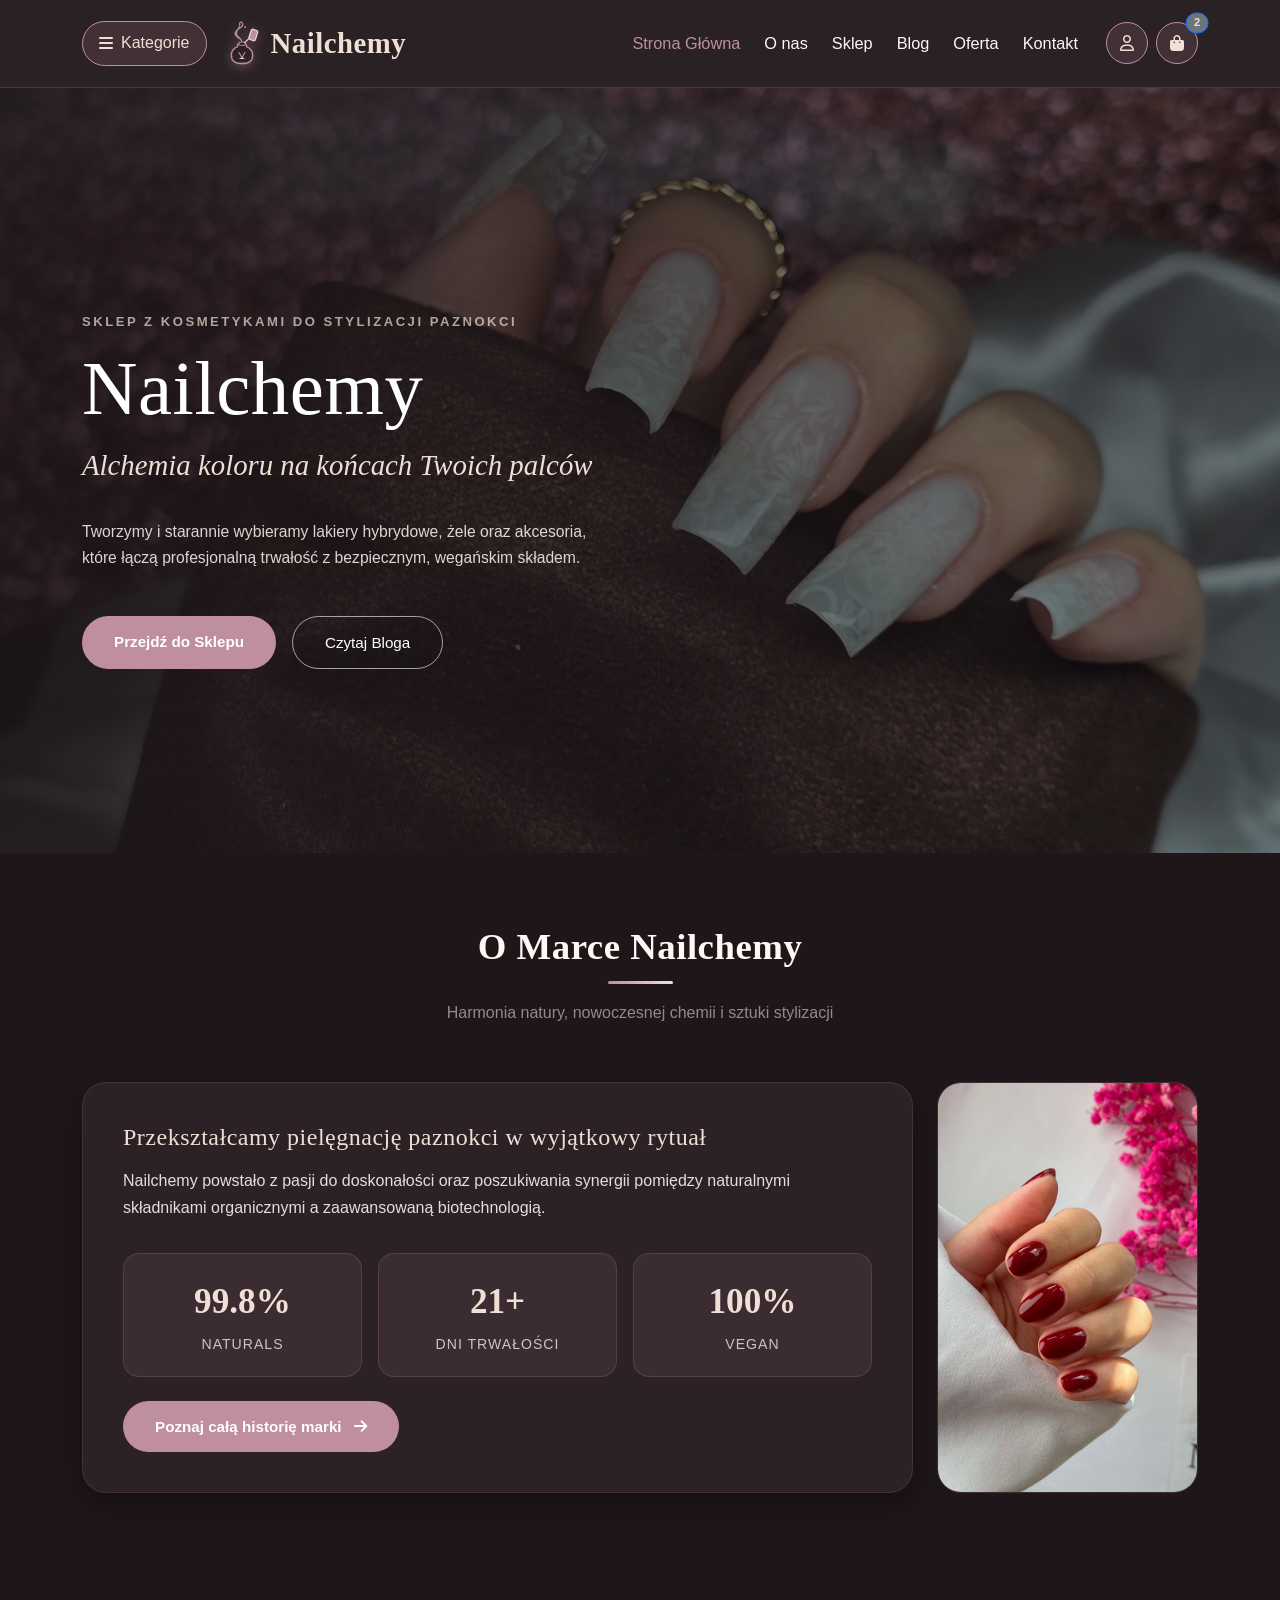
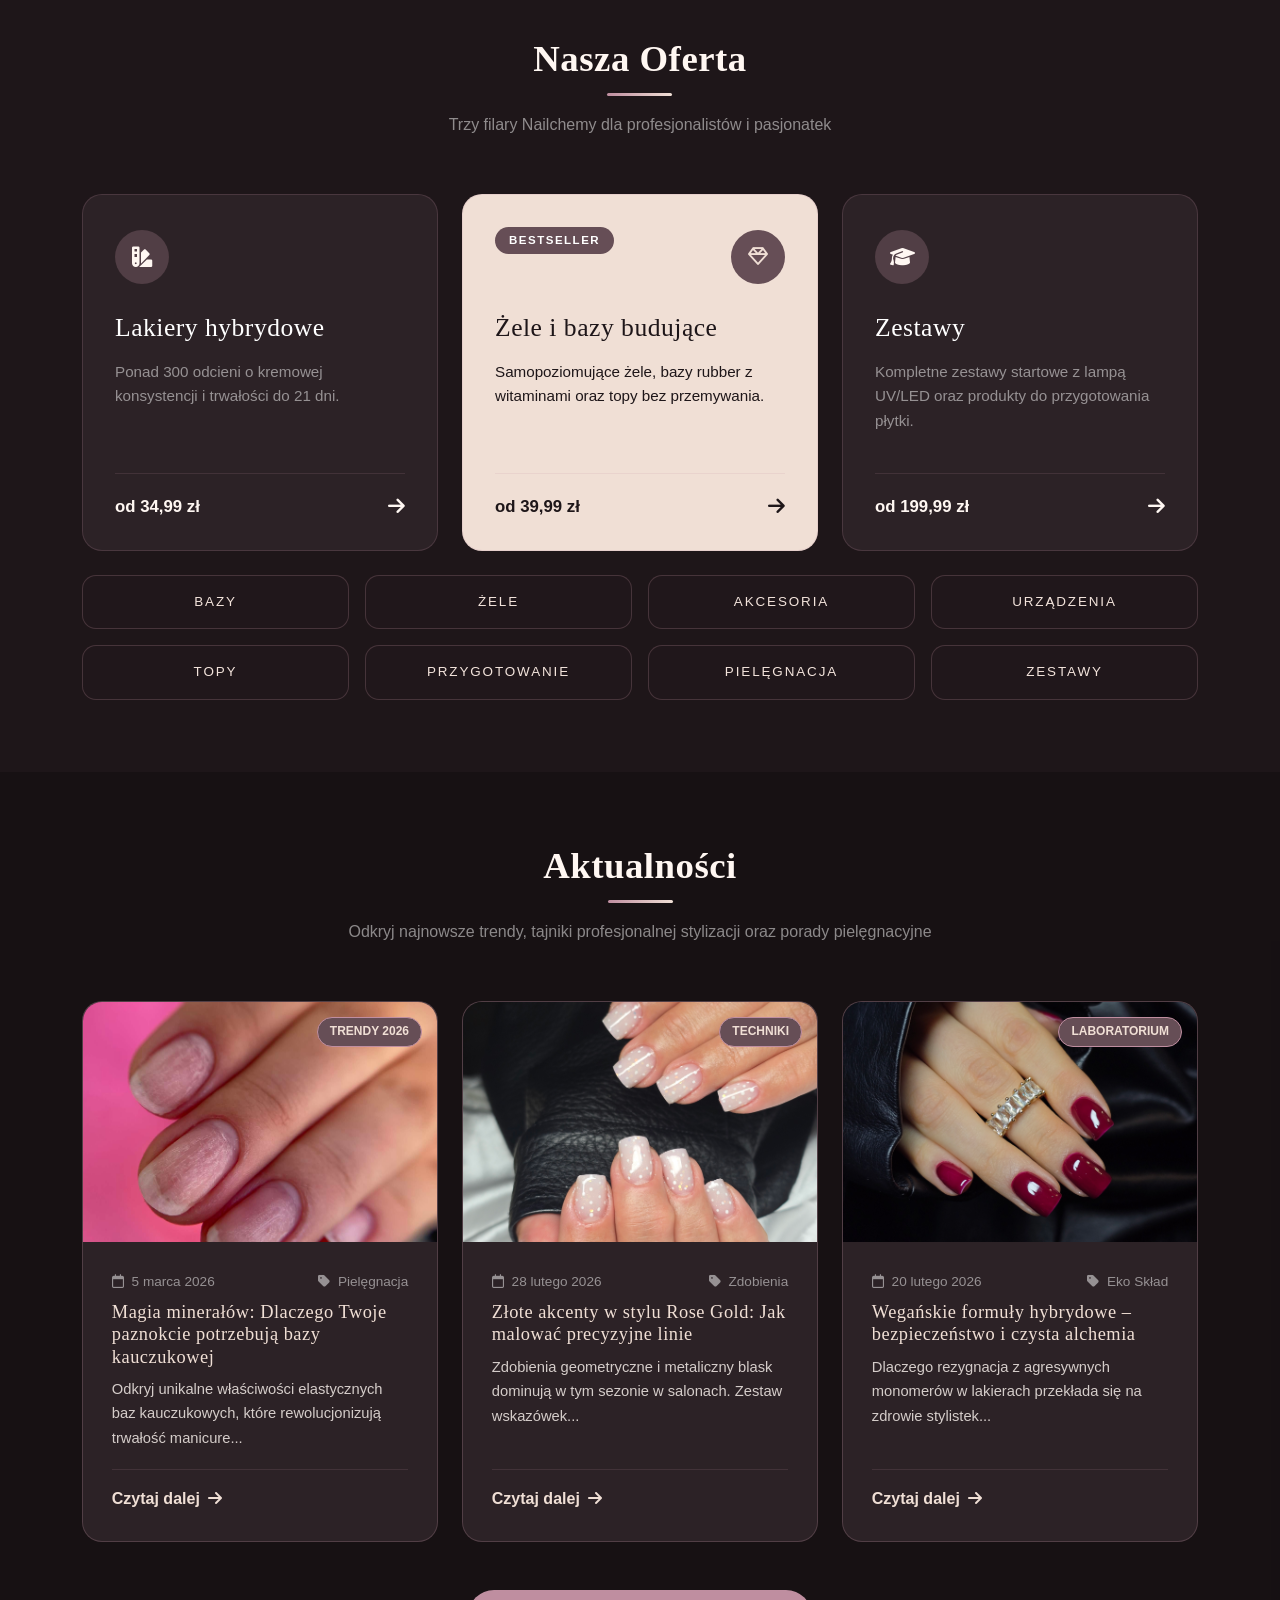
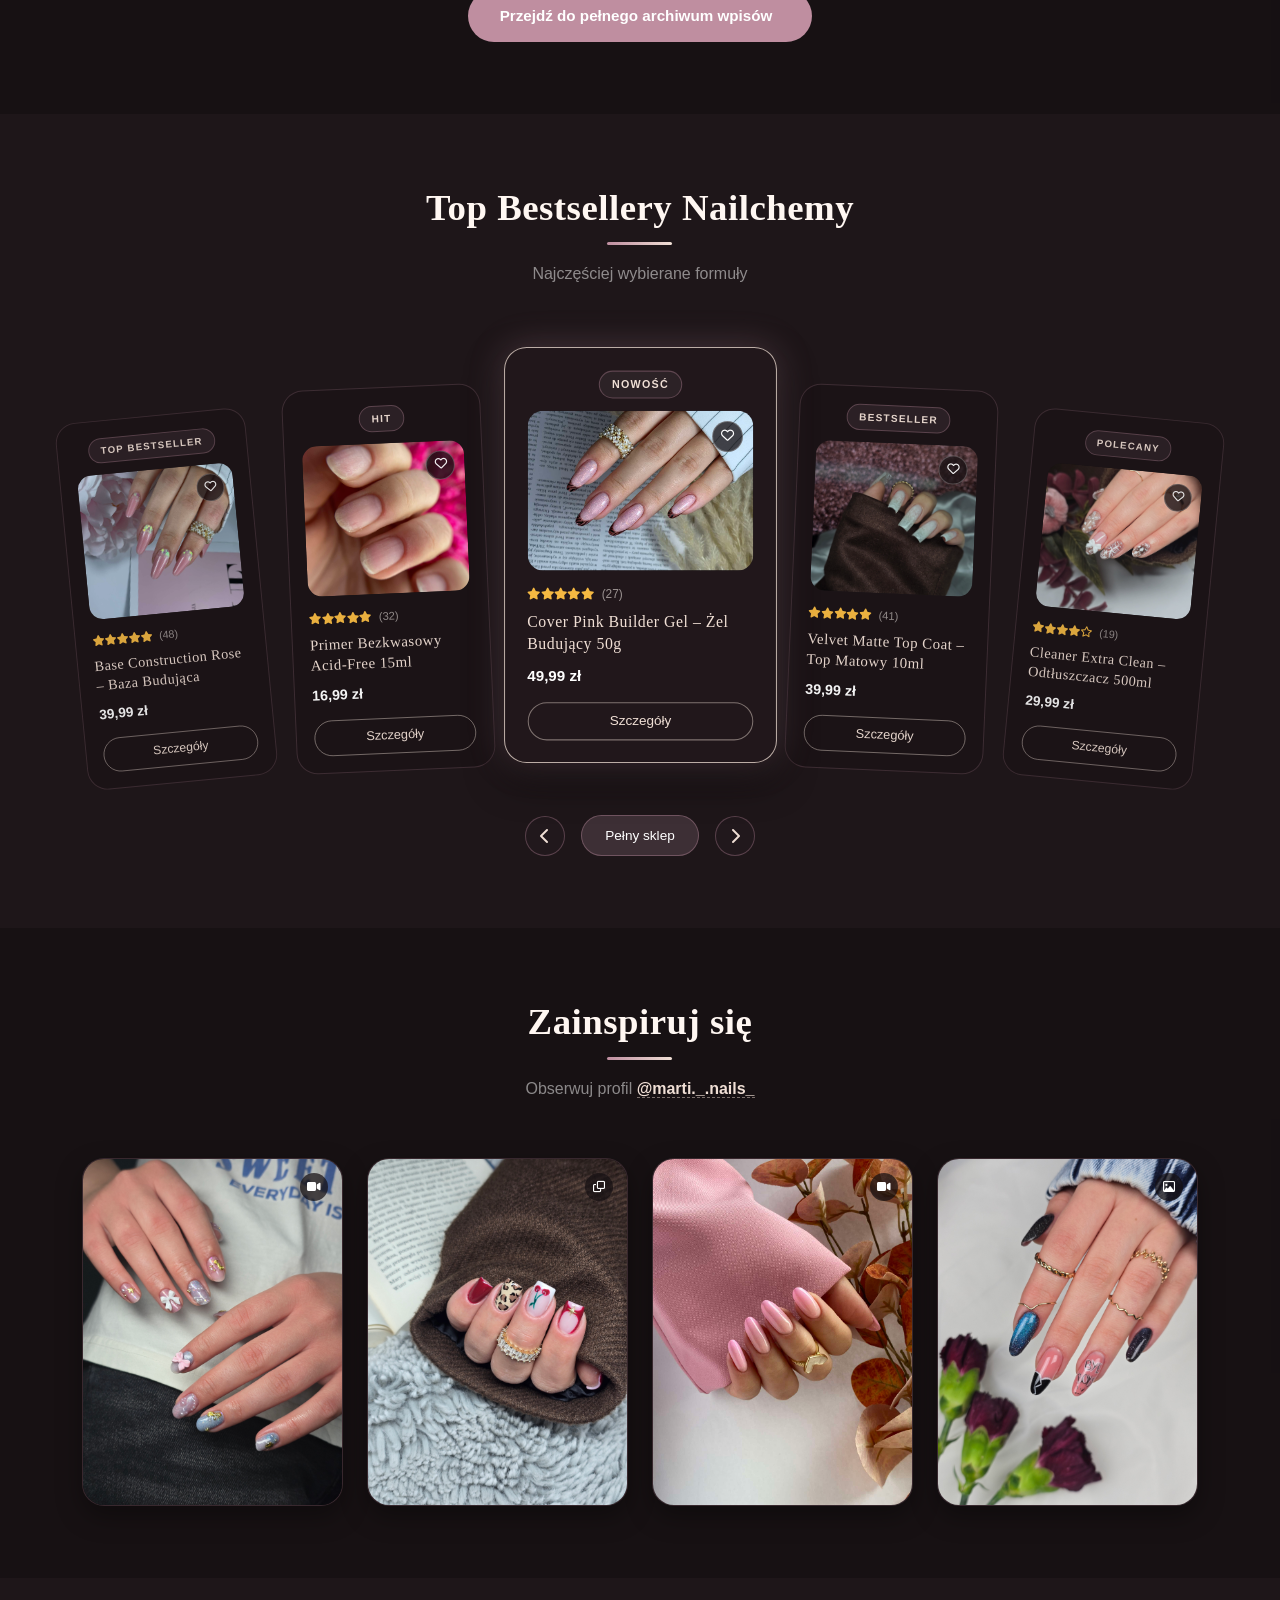
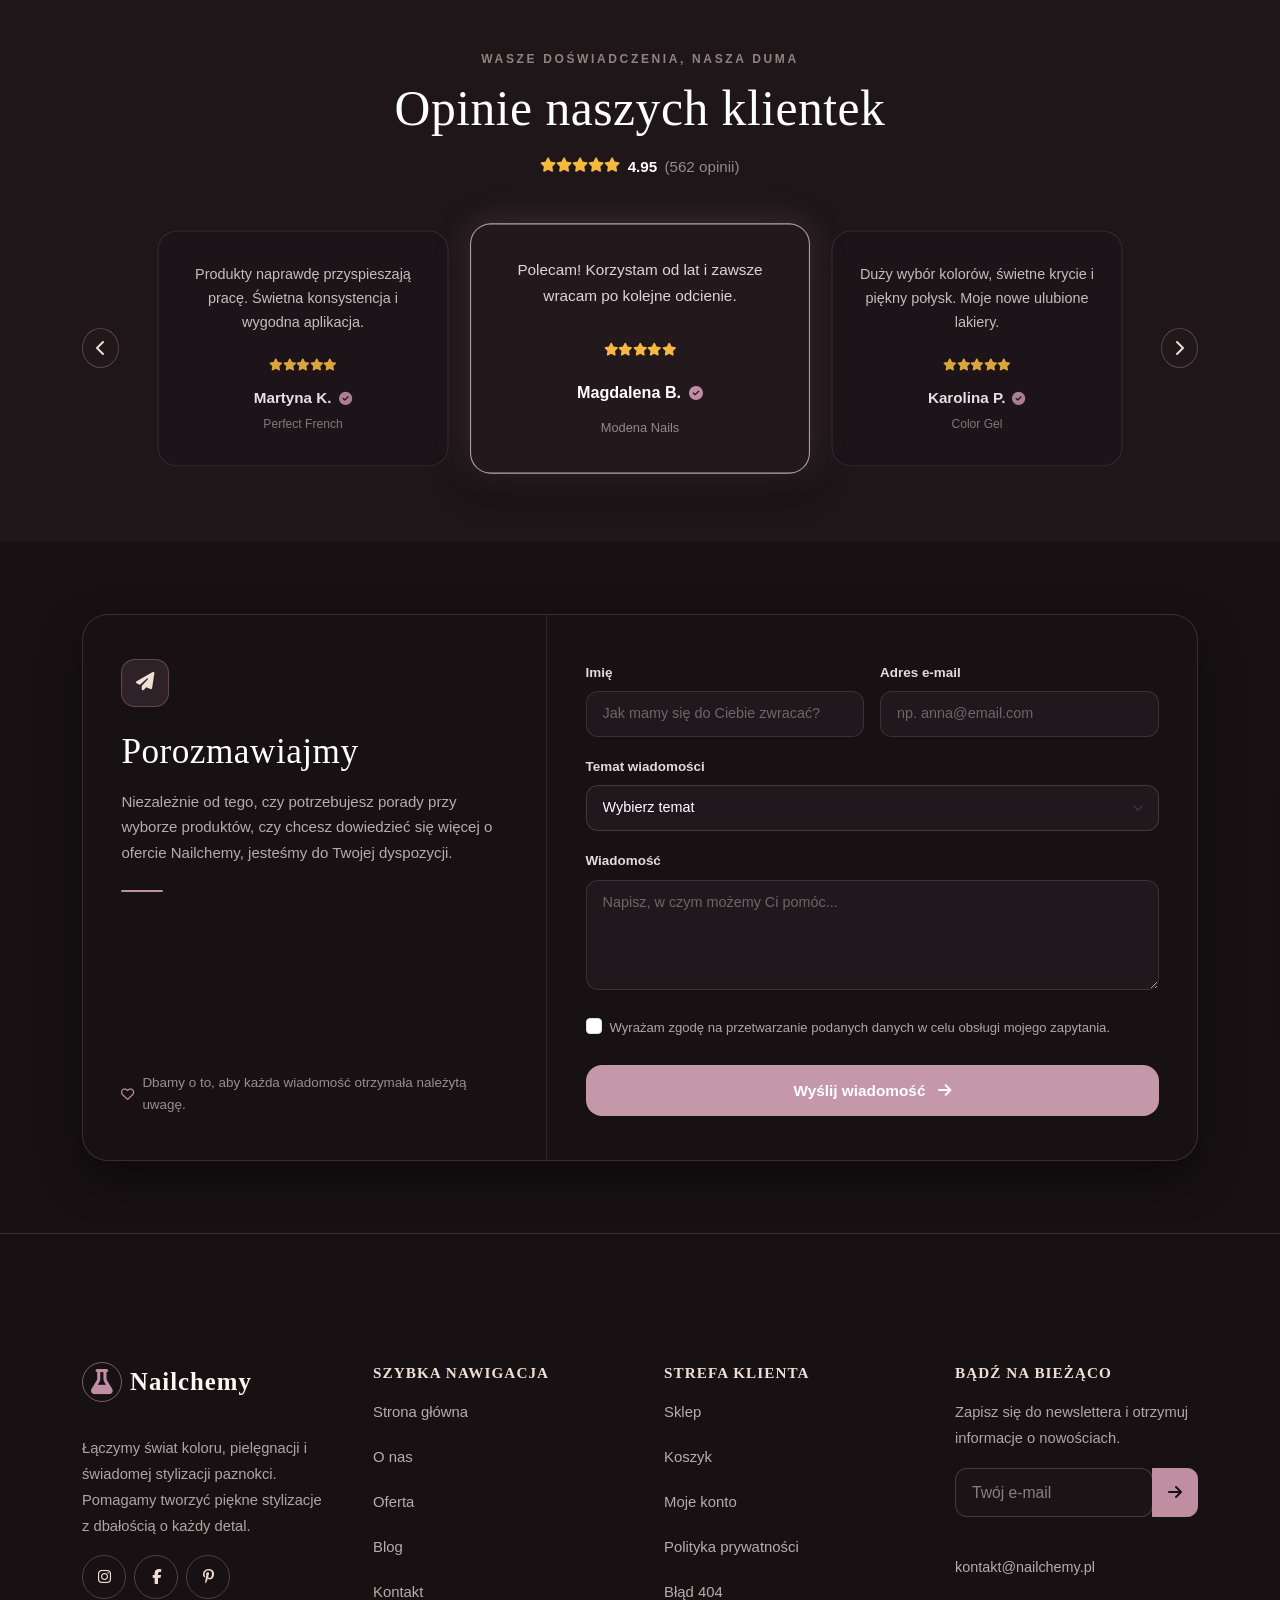
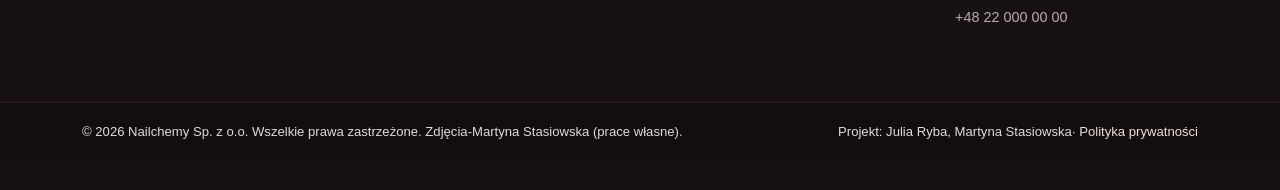
<file: index.html>
<!DOCTYPE html>
<html lang="pl">
<head>
    <meta charset="UTF-8">
    <meta name="viewport" content="width=device-width, initial-scale=1.0">
    <title>Nailchemy – Alchemia Pielęgnacji Paznokci</title>
    <meta name="description" content="Poznaj Nailchemy: lakiery hybrydowe, żele i akcesoria do stylizacji paznokci. Odkryj naszą ofertę i inspiracje.">

    <!-- Bootstrap 5 CSS -->
    <link href="https://cdn.jsdelivr.net/npm/bootstrap@5.3.2/dist/css/bootstrap.min.css" rel="stylesheet">
    <!-- FontAwesome -->
    <link rel="stylesheet" href="https://cdnjs.cloudflare.com/ajax/libs/font-awesome/6.4.2/css/all.min.css">
    <!-- Google Fonts -->
    <link rel="preconnect" href="https://fonts.googleapis.com">
    <link rel="preconnect" href="https://fonts.gstatic.com" crossorigin>
    <!-- Style całej strony (jeden wspólny plik) -->
    <link rel="stylesheet" href="css/style.css">

    <meta property="og:type" content="website">
    <meta property="og:title" content="Nailchemy – Alchemia Pielęgnacji Paznokci">
    <meta property="og:description" content="Poznaj Nailchemy: lakiery hybrydowe, żele i akcesoria do stylizacji paznokci. Odkryj naszą ofertę i inspiracje.">
    <meta property="og:image" content="https://images.unsplash.com/photo-1632345031435-8727f6897d53?auto=format&amp;fit=crop&amp;w=1200&amp;q=80">
<script type="application/ld+json">{"@context": "https://schema.org", "@type": "WebPage", "name": "Nailchemy – Alchemia Pielęgnacji Paznokci", "description": "Poznaj Nailchemy: lakiery hybrydowe, żele i akcesoria do stylizacji paznokci. Odkryj naszą ofertę i inspiracje.", "publisher": {"@type": "Organization", "name": "Nailchemy Sp. z o.o."}}</script>
</head>
<body data-page="home">

    <!-- NAVBAR + panele Kategorie / Koszyk (wstawiane przez js/navbar.js) -->
    <script src="js/navbar.js"></script>

    <!-- ===== TREŚĆ STRONY ===== -->
        
        <!-- Hero -->
        <section id="hero">
            <div class="container">
                <div class="row">
                    <div class="col-lg-7 col-xl-6">
                        <div class="hero-top-tag">SKLEP Z KOSMETYKAMI DO STYLIZACJI PAZNOKCI</div>
                        <h1 class="hero-title">Nailchemy</h1>
                        <div class="hero-subtitle-italic">Alchemia koloru na końcach Twoich palców</div>
                        <p class="hero-description">
                            Tworzymy i starannie wybieramy lakiery hybrydowe, żele oraz akcesoria, które łączą profesjonalną trwałość z bezpiecznym, wegańskim składem.
                        </p>
                        <div class="d-flex flex-wrap gap-3 pt-1">
                            <a class="btn-hero-solid" href="sklep.html">Przejdź do Sklepu</a>
                            <a class="btn-hero-outline" href="blog.html">Czytaj Bloga</a>
                        </div>
                    </div>
                </div>
            </div>
        </section>
    
        <!-- O nas -->
        <section id="o-nas" class="py-5">
            <div class="container py-4">
                <div class="section-title-wrapper">
                    <h2>O Marce Nailchemy</h2>
                    <p class="text-white-50 mt-2">Harmonia natury, nowoczesnej chemii i sztuki stylizacji</p>
                </div>
                <div class="row gy-4 align-items-stretch">
                    <div class="col-lg-9">
                        <div class="about-content">
                            <h3 class="h4 text-accent mb-3">Przekształcamy pielęgnację paznokci w wyjątkowy rytuał</h3>
                            <p>
                                Nailchemy powstało z pasji do doskonałości oraz poszukiwania synergii pomiędzy naturalnymi składnikami organicznymi a zaawansowaną biotechnologią.
                            </p>
                            <div class="row g-3 mt-3">
                                <div class="col-4"><div class="about-stat-box"><div class="about-stat-number">99.8%</div><div class="about-stat-label">Naturals</div></div></div>
                                <div class="col-4"><div class="about-stat-box"><div class="about-stat-number">21+</div><div class="about-stat-label">Dni Trwałości</div></div></div>
                                <div class="col-4"><div class="about-stat-box"><div class="about-stat-number">100%</div><div class="about-stat-label">Vegan</div></div></div>
                            </div>
                            <div class="mt-4"><a href="o-nas.html" class="btn-hero-solid">Poznaj całą historię marki <i class="fa-solid fa-arrow-right ms-2"></i></a></div>
                        </div>
                    </div>
                    <div class="col-lg-3">
                        <div class="about-img-container">
                            <img src="img/2.jpeg" alt="Nailchemy Lab">
                        </div>
                    </div>
                </div>
            </div>
        </section>
    
        <!-- Nasza Oferta (Zdjęcie nr 1) -->
        <section id="oferta" class="py-5">
            <div class="container py-4">
                <div class="section-title-wrapper">
                    <h2>Nasza Oferta</h2>
                    <p class="text-white-50 mt-2">Trzy filary Nailchemy dla profesjonalistów i pasjonatek</p>
                </div>
                <div class="row g-4 align-items-stretch">
                    <div class="col-lg-4 col-md-6">
                        <a href="sklep.html?category=lakiery" class="offer-card text-decoration-none">
                            <div class="offer-icon-circle"><i class="fa-solid fa-swatchbook"></i></div>
                            <h3 class="offer-title text-white">Lakiery hybrydowe</h3>
                            <p class="offer-desc text-white-50">Ponad 300 odcieni o kremowej konsystencji i trwałości do 21 dni.</p>
                            <div class="offer-footer"><span class="offer-price">od 34,99 zł</span><i class="fa-solid fa-arrow-right offer-arrow"></i></div>
                        </a>
                    </div>
                    <div class="col-lg-4 col-md-6">
                        <a href="sklep.html?category=bazy" class="offer-card offer-card-featured text-decoration-none">
                            <span class="offer-bestseller-badge">BESTSELLER</span>
                            <div class="offer-icon-circle ms-auto"><i class="fa-regular fa-gem"></i></div>
                            <h3 class="offer-title text-dark">Żele i bazy budujące</h3>
                            <p class="offer-desc text-dark">Samopoziomujące żele, bazy rubber z witaminami oraz topy bez przemywania.</p>
                            <div class="offer-footer"><span class="offer-price">od 39,99 zł</span><i class="fa-solid fa-arrow-right offer-arrow"></i></div>
                        </a>
                    </div>
                    <div class="col-lg-4 col-md-12">
                        <a href="sklep.html?category=narzedzia" class="offer-card text-decoration-none">
                            <div class="offer-icon-circle"><i class="fa-solid fa-graduation-cap"></i></div>
                            <h3 class="offer-title text-white">Zestawy</h3>
                            <p class="offer-desc text-white-50">Kompletne zestawy startowe z lampą UV/LED oraz produkty do przygotowania płytki.</p>
                            <div class="offer-footer"><span class="offer-price">od 199,99 zł</span><i class="fa-solid fa-arrow-right offer-arrow"></i></div>
                        </a>
                    </div>
                </div>

                <!-- Siatka filtrów kategorii pod ofertą -->
                <div class="offer-filter-grid mt-4">
                    <a href="sklep.html?category=bazy" class="offer-filter-pill">BAZY</a>
                    <a href="sklep.html?category=bazy" class="offer-filter-pill">ŻELE</a>
                    <a href="sklep.html?category=narzedzia" class="offer-filter-pill">AKCESORIA</a>
                    <a href="sklep.html?category=narzedzia" class="offer-filter-pill">URZĄDZENIA</a>
                    <a href="sklep.html?category=bazy" class="offer-filter-pill">TOPY</a>
                    <a href="sklep.html?category=pielegnacja" class="offer-filter-pill">PRZYGOTOWANIE</a>
                    <a href="sklep.html?category=pielegnacja" class="offer-filter-pill">PIELĘGNACJA</a>
                    <a href="sklep.html?category=lakiery" class="offer-filter-pill">ZESTAWY</a>
                </div>
            </div>
        </section>
        <!-- Nowa Sekcja Blog (<section id="blog">) z 3 kartami zajawkowymi -->
        <section id="blog" class="py-5 bg-black bg-opacity-25">
            <div class="container py-4">
                <div class="section-title-wrapper">
                    <h2>Aktualności</h2>
                    <p class="text-white-50 mt-2">Odkryj najnowsze trendy, tajniki profesjonalnej stylizacji oraz porady pielęgnacyjne</p>
                </div>
                <div class="row g-4">
                    <div class="col-lg-4 col-md-6">
                        <div class="card-alchemy">
                            <div class="card-alchemy-img-wrap">
                                <span class="card-badge">Trendy 2026</span>
                                <img src="img/3.jpeg" alt="Blog 1">
                            </div>
                            <div class="card-alchemy-body">
                                <div class="d-flex justify-content-between mb-2 text-white-50" style="font-size: 0.85rem;">
                                    <span><i class="fa-regular fa-calendar me-1"></i> 5 marca 2026</span>
                                    <span><i class="fa-solid fa-tag me-1"></i> Pielęgnacja</span>
                                </div>
                                <h3 class="card-alchemy-title h5">Magia minerałów: Dlaczego Twoje paznokcie potrzebują bazy kauczukowej</h3>
                                <p class="card-alchemy-text">Odkryj unikalne właściwości elastycznych baz kauczukowych, które rewolucjonizują trwałość manicure...</p>
                                <div class="card-alchemy-footer">
                                    <a class="text-accent fw-bold text-decoration-none cursor-pointer" href="single.html">Czytaj dalej <i class="fa-solid fa-arrow-right ms-1"></i></a>
                                </div>
                            </div>
                        </div>
                    </div>
                    <div class="col-lg-4 col-md-6">
                        <div class="card-alchemy">
                            <div class="card-alchemy-img-wrap">
                                <span class="card-badge">Techniki</span>
                                <img src="img/20.jpg" alt="Blog 2">
                            </div>
                            <div class="card-alchemy-body">
                                <div class="d-flex justify-content-between mb-2 text-white-50" style="font-size: 0.85rem;">
                                    <span><i class="fa-regular fa-calendar me-1"></i> 28 lutego 2026</span>
                                    <span><i class="fa-solid fa-tag me-1"></i> Zdobienia</span>
                                </div>
                                <h3 class="card-alchemy-title h5">Złote akcenty w stylu Rose Gold: Jak malować precyzyjne linie</h3>
                                <p class="card-alchemy-text">Zdobienia geometryczne i metaliczny blask dominują w tym sezonie w salonach. Zestaw wskazówek...</p>
                                <div class="card-alchemy-footer">
                                    <a class="text-accent fw-bold text-decoration-none cursor-pointer" href="single-2.html">Czytaj dalej <i class="fa-solid fa-arrow-right ms-1"></i></a>
                                </div>
                            </div>
                        </div>
                    </div>
                    <div class="col-lg-4 col-md-12">
                        <div class="card-alchemy">
                            <div class="card-alchemy-img-wrap">
                                <span class="card-badge">Laboratorium</span>
                                <img src="img/4.jpg" alt="Blog 3">
                            </div>
                            <div class="card-alchemy-body">
                                <div class="d-flex justify-content-between mb-2 text-white-50" style="font-size: 0.85rem;">
                                    <span><i class="fa-regular fa-calendar me-1"></i> 20 lutego 2026</span>
                                    <span><i class="fa-solid fa-tag me-1"></i> Eko Skład</span>
                                </div>
                                <h3 class="card-alchemy-title h5">Wegańskie formuły hybrydowe – bezpieczeństwo i czysta alchemia</h3>
                                <p class="card-alchemy-text">Dlaczego rezygnacja z agresywnych monomerów w lakierach przekłada się na zdrowie stylistek...</p>
                                <div class="card-alchemy-footer">
                                    <a class="text-accent fw-bold text-decoration-none cursor-pointer" href="single-3.html">Czytaj dalej <i class="fa-solid fa-arrow-right ms-1"></i></a>
                                </div>
                            </div>
                        </div>
                    </div>
                </div>
                <div class="text-center mt-5">
                    <button class="btn-hero-solid" onclick="location.href='blog.html'">Przejdź do pełnego archiwum wpisów<i class="fa-solid fa-books ms-2"></i></button>
                </div>
            </div>
        </section>
        <!-- Top Bestsellery Nailchemy (Zdjęcie nr 2) -->
        <section id="bestsellery" class="py-5">
            <div class="container py-4">
                <div class="section-title-wrapper">
                    <h2>Top Bestsellery Nailchemy</h2>
                    <p class="text-white-50 mt-2">Najczęściej wybierane formuły</p>
                </div>

                <div class="bestseller-showcase-wrap" id="bestsellersCarousel" role="region" aria-roledescription="karuzela" aria-label="Top Bestsellery Nailchemy">
                    <div class="bestseller-track" id="bestsellersTrack">
                        <!-- Karta 1 -->
                        <article class="bs-slide-card" data-bs-index="0">
                            <span class="bs-top-badge">TOP BESTSELLER</span>
                            <div class="bs-img-frame">
                                <img src="img/6.jpeg" alt="Base Construction Rose – Baza Budująca">
                                <button type="button" class="bs-fav-btn" aria-label="Dodaj do ulubionych" data-fav-toggle><i class="fa-regular fa-heart"></i></button>
                            </div>
                            <div class="bs-stars">
                                <i class="fa-solid fa-star"></i><i class="fa-solid fa-star"></i><i class="fa-solid fa-star"></i><i class="fa-solid fa-star"></i><i class="fa-solid fa-star"></i>
                                <span>(48)</span>
                            </div>
                            <h3 class="bs-card-title">Base Construction Rose – Baza Budująca</h3>
                            <div class="bs-card-price">39,99 zł</div>
                            <a href="produkt.html" class="bs-details-btn">Szczegóły</a>
                        </article>

                        <!-- Karta 2 -->
                        <article class="bs-slide-card" data-bs-index="1">
                            <span class="bs-top-badge">HIT</span>
                            <div class="bs-img-frame">
                                <img src="img/8.jpeg" alt="Primer Bezkwasowy Acid-Free 15ml">
                                <button type="button" class="bs-fav-btn" aria-label="Dodaj do ulubionych" data-fav-toggle><i class="fa-regular fa-heart"></i></button>
                            </div>
                            <div class="bs-stars">
                                <i class="fa-solid fa-star"></i><i class="fa-solid fa-star"></i><i class="fa-solid fa-star"></i><i class="fa-solid fa-star"></i><i class="fa-solid fa-star"></i>
                                <span>(32)</span>
                            </div>
                            <h3 class="bs-card-title">Primer Bezkwasowy Acid-Free 15ml</h3>
                            <div class="bs-card-price">16,99 zł</div>
                            <a href="produkt.html" class="bs-details-btn">Szczegóły</a>
                        </article>

                        <!-- Karta 3 (środkowa wyróżniona) -->
                        <article class="bs-slide-card" data-bs-index="2">
                            <span class="bs-top-badge">NOWOŚĆ</span>
                            <div class="bs-img-frame">
                                <img src="img/7.jpeg" alt="Cover Pink Builder Gel – Żel Budujący 50g">
                                <button type="button" class="bs-fav-btn" aria-label="Dodaj do ulubionych" data-fav-toggle><i class="fa-regular fa-heart"></i></button>
                            </div>
                            <div class="bs-stars">
                                <i class="fa-solid fa-star"></i><i class="fa-solid fa-star"></i><i class="fa-solid fa-star"></i><i class="fa-solid fa-star"></i><i class="fa-solid fa-star"></i>
                                <span>(27)</span>
                            </div>
                            <h3 class="bs-card-title">Cover Pink Builder Gel – Żel Budujący 50g</h3>
                            <div class="bs-card-price">49,99 zł</div>
                            <a href="produkt.html" class="bs-details-btn">Szczegóły</a>
                        </article>

                        <!-- Karta 4 -->
                        <article class="bs-slide-card" data-bs-index="3">
                            <span class="bs-top-badge">BESTSELLER</span>
                            <div class="bs-img-frame">
                                <img src="img/1.jpg"Velvet Matte Top Coat – Top Matowy 10ml">
                                <button type="button" class="bs-fav-btn" aria-label="Dodaj do ulubionych" data-fav-toggle><i class="fa-regular fa-heart"></i></button>
                            </div>
                            <div class="bs-stars">
                                <i class="fa-solid fa-star"></i><i class="fa-solid fa-star"></i><i class="fa-solid fa-star"></i><i class="fa-solid fa-star"></i><i class="fa-solid fa-star"></i>
                                <span>(41)</span>
                            </div>
                            <h3 class="bs-card-title">Velvet Matte Top Coat – Top Matowy 10ml</h3>
                            <div class="bs-card-price">39,99 zł</div>
                            <a href="produkt.html" class="bs-details-btn">Szczegóły</a>
                        </article>

                        <!-- Karta 5 -->
                        <article class="bs-slide-card" data-bs-index="4">
                            <span class="bs-top-badge">POLECANY</span>
                            <div class="bs-img-frame">
                                <img src="img/19.jpg" alt="Cleaner Extra Clean – Odtłuszczacz 500ml">
                                <button type="button" class="bs-fav-btn" aria-label="Dodaj do ulubionych" data-fav-toggle><i class="fa-regular fa-heart"></i></button>
                            </div>
                            <div class="bs-stars">
                                <i class="fa-solid fa-star"></i><i class="fa-solid fa-star"></i><i class="fa-solid fa-star"></i><i class="fa-solid fa-star"></i><i class="fa-regular fa-star"></i>
                                <span>(19)</span>
                            </div>
                            <h3 class="bs-card-title">Cleaner Extra Clean – Odtłuszczacz 500ml</h3>
                            <div class="bs-card-price">29,99 zł</div>
                            <a href="produkt.html" class="bs-details-btn">Szczegóły</a>
                        </article>
                    </div>

                    <!-- Kontrolki na dole: strzałki + środkowy przycisk przenoszący do całego sklepu -->
                    <div class="bestseller-controls-bar">
                        <button type="button" class="carousel-circle-btn" id="bsPrevBtn" aria-label="Poprzedni bestseller"><i class="fa-solid fa-chevron-left"></i></button>
                        <a href="sklep.html" class="bs-center-shop-pill">Pełny sklep</a>
                        <button type="button" class="carousel-circle-btn" id="bsNextBtn" aria-label="Następny bestseller"><i class="fa-solid fa-chevron-right"></i></button>
                    </div>
                </div>
            </div>
        </section>
        <!-- Zainspiruj się / Instagram @marti._.nails_ (Zdjęcie nr 3) -->
        <section id="zainspiruj-sie" class="py-5 bg-black bg-opacity-25">
            <div class="container py-4">
                <div class="section-title-wrapper">
                    <h2>Zainspiruj się</h2>
                    <p class="text-white-50 mt-2">Obserwuj profil <a href="https://www.instagram.com/marti._.nails_/" target="_blank" rel="noopener noreferrer" class="ig-profile-handle">@marti._.nails_</a></p>
                </div>

                <div class="row g-4">
                    <div class="col-6 col-lg-3">
                        <a href="https://www.instagram.com/marti._.nails_/" target="_blank" rel="noopener noreferrer" class="ig-inspiration-tile" aria-label="Zobacz post na Instagramie @marti._.nails_">
                            <img src="img/11.jpg" alt="Stylizacja paznokci inspirowana @marti._.nails_">
                            <span class="ig-media-badge"><i class="fa-solid fa-video"></i></span>
                            <div class="ig-hover-overlay">
                                <div class="ig-likes-line"><i class="fa-solid fa-heart"></i> <span>1 240</span></div>
                                <div class="ig-handle-line">@marti._.nails_</div>
                            </div>
                        </a>
                    </div>
                    <div class="col-6 col-lg-3">
                        <a href="https://www.instagram.com/marti._.nails_/" target="_blank" rel="noopener noreferrer" class="ig-inspiration-tile" aria-label="Zobacz post na Instagramie @marti._.nails_">
                            <img src="img/12.jpg" alt="Precyzyjny manicure w salonie">
                            <span class="ig-media-badge"><i class="fa-regular fa-clone"></i></span>
                            <div class="ig-hover-overlay">
                                <div class="ig-likes-line"><i class="fa-solid fa-heart"></i> <span>864</span></div>
                                <div class="ig-handle-line">@marti._.nails_</div>
                            </div>
                        </a>
                    </div>
                    <div class="col-6 col-lg-3">
                        <a href="https://www.instagram.com/marti._.nails_/" target="_blank" rel="noopener noreferrer" class="ig-inspiration-tile" aria-label="Zobacz post na Instagramie @marti._.nails_">
                            <img src="img/22.jpeg" alt="Kolorowa stylizacja paznokci @marti._.nails_">
                            <span class="ig-media-badge"><i class="fa-solid fa-video"></i></span>
                            <div class="ig-hover-overlay">
                                <div class="ig-likes-line"><i class="fa-solid fa-heart"></i> <span>980</span></div>
                                <div class="ig-handle-line">@marti._.nails_</div>
                            </div>
                        </a>
                    </div>
                    <div class="col-6 col-lg-3">
                        <a href="https://www.instagram.com/marti._.nails_/" target="_blank" rel="noopener noreferrer" class="ig-inspiration-tile" aria-label="Zobacz post na Instagramie @marti._.nails_">
                            <img src="img/14.jpg" alt="Pielęgnacja dłoni i estetyka Nailchemy">
                            <span class="ig-media-badge"><i class="fa-regular fa-image"></i></span>
                            <div class="ig-hover-overlay">
                                <div class="ig-likes-line"><i class="fa-solid fa-heart"></i> <span>732</span></div>
                                <div class="ig-handle-line">@marti._.nails_</div>
                            </div>
                        </a>
                    </div>
                </div>
            </div>
        </section>
        <!-- Opinie naszych klientek (Zdjęcie nr 4) -->
        <section id="opinie" class="py-5">
            <div class="container py-4">
                <div class="text-center mb-5">
                    <div class="reviews-eyebrow">WASZE DOŚWIADCZENIA, NASZA DUMA</div>
                    <h2 class="reviews-main-heading">Opinie naszych klientek</h2>
                    <div class="reviews-summary-score">
                        <span class="reviews-gold-stars" aria-hidden="true">
                            <i class="fa-solid fa-star"></i><i class="fa-solid fa-star"></i><i class="fa-solid fa-star"></i><i class="fa-solid fa-star"></i><i class="fa-solid fa-star"></i>
                        </span>
                        <strong class="text-white">4.95</strong>
                        <span class="text-white-50">(562 opinii)</span>
                    </div>
                </div>

                <div class="reviews-carousel-outer" id="reviewsCarousel" role="region" aria-roledescription="karuzela" aria-label="Opinie naszych klientek">
                    <button type="button" class="carousel-circle-btn reviews-nav-btn is-prev" id="revPrevBtn" aria-label="Poprzednia opinia"><i class="fa-solid fa-chevron-left"></i></button>

                    <div class="reviews-track" id="reviewsTrack">
                        <article class="review-slide-card" data-rev-index="0">
                            <p class="review-quote-text">Produkty naprawdę przyspieszają pracę. Świetna konsystencja i wygodna aplikacja.</p>
                            <div class="review-card-stars"><i class="fa-solid fa-star"></i><i class="fa-solid fa-star"></i><i class="fa-solid fa-star"></i><i class="fa-solid fa-star"></i><i class="fa-solid fa-star"></i></div>
                            <div class="review-author-name">Martyna K. <i class="fa-solid fa-circle-check review-verified-icon"></i></div>
                            <div class="review-product-tag">Perfect French</div>
                        </article>

                        <article class="review-slide-card" data-rev-index="1">
                            <p class="review-quote-text">Polecam! Korzystam od lat i zawsze wracam po kolejne odcienie.</p>
                            <div class="review-card-stars"><i class="fa-solid fa-star"></i><i class="fa-solid fa-star"></i><i class="fa-solid fa-star"></i><i class="fa-solid fa-star"></i><i class="fa-solid fa-star"></i></div>
                            <div class="review-author-name">Magdalena B. <i class="fa-solid fa-circle-check review-verified-icon"></i></div>
                            <div class="review-product-tag">Modena Nails</div>
                        </article>

                        <article class="review-slide-card" data-rev-index="2">
                            <p class="review-quote-text">Duży wybór kolorów, świetne krycie i piękny połysk. Moje nowe ulubione lakiery.</p>
                            <div class="review-card-stars"><i class="fa-solid fa-star"></i><i class="fa-solid fa-star"></i><i class="fa-solid fa-star"></i><i class="fa-solid fa-star"></i><i class="fa-solid fa-star"></i></div>
                            <div class="review-author-name">Karolina P. <i class="fa-solid fa-circle-check review-verified-icon"></i></div>
                            <div class="review-product-tag">Color Gel</div>
                        </article>

                        <article class="review-slide-card" data-rev-index="3">
                            <p class="review-quote-text">Baza budująca samopoziomuje się w kilka sekund i trzyma bez najmniejszego zapowietrzenia.</p>
                            <div class="review-card-stars"><i class="fa-solid fa-star"></i><i class="fa-solid fa-star"></i><i class="fa-solid fa-star"></i><i class="fa-solid fa-star"></i><i class="fa-solid fa-star"></i></div>
                            <div class="review-author-name">Weronika Z. <i class="fa-solid fa-circle-check review-verified-icon"></i></div>
                            <div class="review-product-tag">Cover Pink Builder Gel</div>
                        </article>
                    </div>

                    <button type="button" class="carousel-circle-btn reviews-nav-btn is-next" id="revNextBtn" aria-label="Następna opinia"><i class="fa-solid fa-chevron-right"></i></button>
                </div>
            </div>
        </section>
        <!-- Porozmawiajmy / Formularz kontaktowy (Zdjęcie nr 5) -->
        <section id="kontakt" class="py-5 bg-black bg-opacity-25">
            <div class="container py-4">
                <div class="talk-card-shell">
                    <div class="row g-0">
                        <div class="col-lg-5 talk-left-pane d-flex flex-column justify-content-between">
                            <div>
                                <div class="talk-icon-badge mb-4">
                                    <i class="fa-solid fa-paper-plane"></i>
                                </div>
                                <h2 class="talk-heading mb-3">Porozmawiajmy</h2>
                                <p class="talk-lead mb-4">
                                    Niezależnie od tego, czy potrzebujesz porady przy wyborze produktów, czy chcesz dowiedzieć się więcej o ofercie Nailchemy, jesteśmy do Twojej dyspozycji.
                                </p>
                                <div class="talk-accent-rule"></div>
                            </div>
                            <div class="talk-bottom-note mt-5 pt-3">
                                <i class="fa-regular fa-heart me-2"></i>
                                <span>Dbamy o to, aby każda wiadomość otrzymała należytą uwagę.</span>
                            </div>
                        </div>

                        <div class="col-lg-7 talk-right-pane">
                            <form id="homeTalkForm" onsubmit="event.preventDefault(); showNotification('Wiadomość została wysłana pomyślnie!'); this.reset();">
                                <div class="row g-3 mb-3">
                                    <div class="col-md-6">
                                        <label class="form-label talk-field-label" for="talkName">Imię</label>
                                        <input type="text" class="form-control talk-input" id="talkName" required placeholder="Jak mamy się do Ciebie zwracać?">
                                    </div>
                                    <div class="col-md-6">
                                        <label class="form-label talk-field-label" for="talkEmail">Adres e-mail</label>
                                        <input type="email" class="form-control talk-input" id="talkEmail" required placeholder="np. anna@email.com">
                                    </div>
                                </div>

                                <div class="mb-3">
                                    <label class="form-label talk-field-label" for="talkTopic">Temat wiadomości</label>
                                    <select class="form-select talk-input" id="talkTopic" required>
                                        <option value="" selected disabled>Wybierz temat</option>
                                        <option value="dobor-produktow">Dobór produktów i stylizacji</option>
                                        <option value="zamowienia-hurtowe">Współpraca i zamówienia hurtowe</option>
                                        <option value="szkolenia">Szkolenia i zestawy startowe</option>
                                        <option value="inne">Inne pytanie</option>
                                    </select>
                                </div>

                                <div class="mb-4">
                                    <label class="form-label talk-field-label" for="talkMessage">Wiadomość</label>
                                    <textarea class="form-control talk-input talk-textarea" id="talkMessage" rows="4" required placeholder="Napisz, w czym możemy Ci pomóc..."></textarea>
                                </div>

                                <div class="form-check mb-4">
                                    <input class="form-check-input talk-checkbox" type="checkbox" id="talkConsent" required>
                                    <label class="form-check-label talk-consent-label" for="talkConsent">
                                        Wyrażam zgodę na przetwarzanie podanych danych w celu obsługi mojego zapytania.
                                    </label>
                                </div>

                                <button type="submit" class="btn talk-submit-btn w-100">
                                    <span>Wyślij wiadomość</span>
                                    <i class="fa-solid fa-arrow-right ms-2"></i>
                                </button>
                            </form>
                        </div>
                    </div>
                </div>
            </div>
        </section>
    <!-- STOPKA (wstawiana przez js/footer.js) -->
    <script src="js/footer.js"></script>

    <!-- Bootstrap 5 JS -->
    <script src="https://cdn.jsdelivr.net/npm/bootstrap@5.3.2/dist/js/bootstrap.bundle.min.js"></script>
    <!-- Wspólne skrypty (modal powiadomień, helpery) -->
    <script src="js/main.js"></script>
    <script src="js/cart.js"></script>
</body>
</html>
</file>
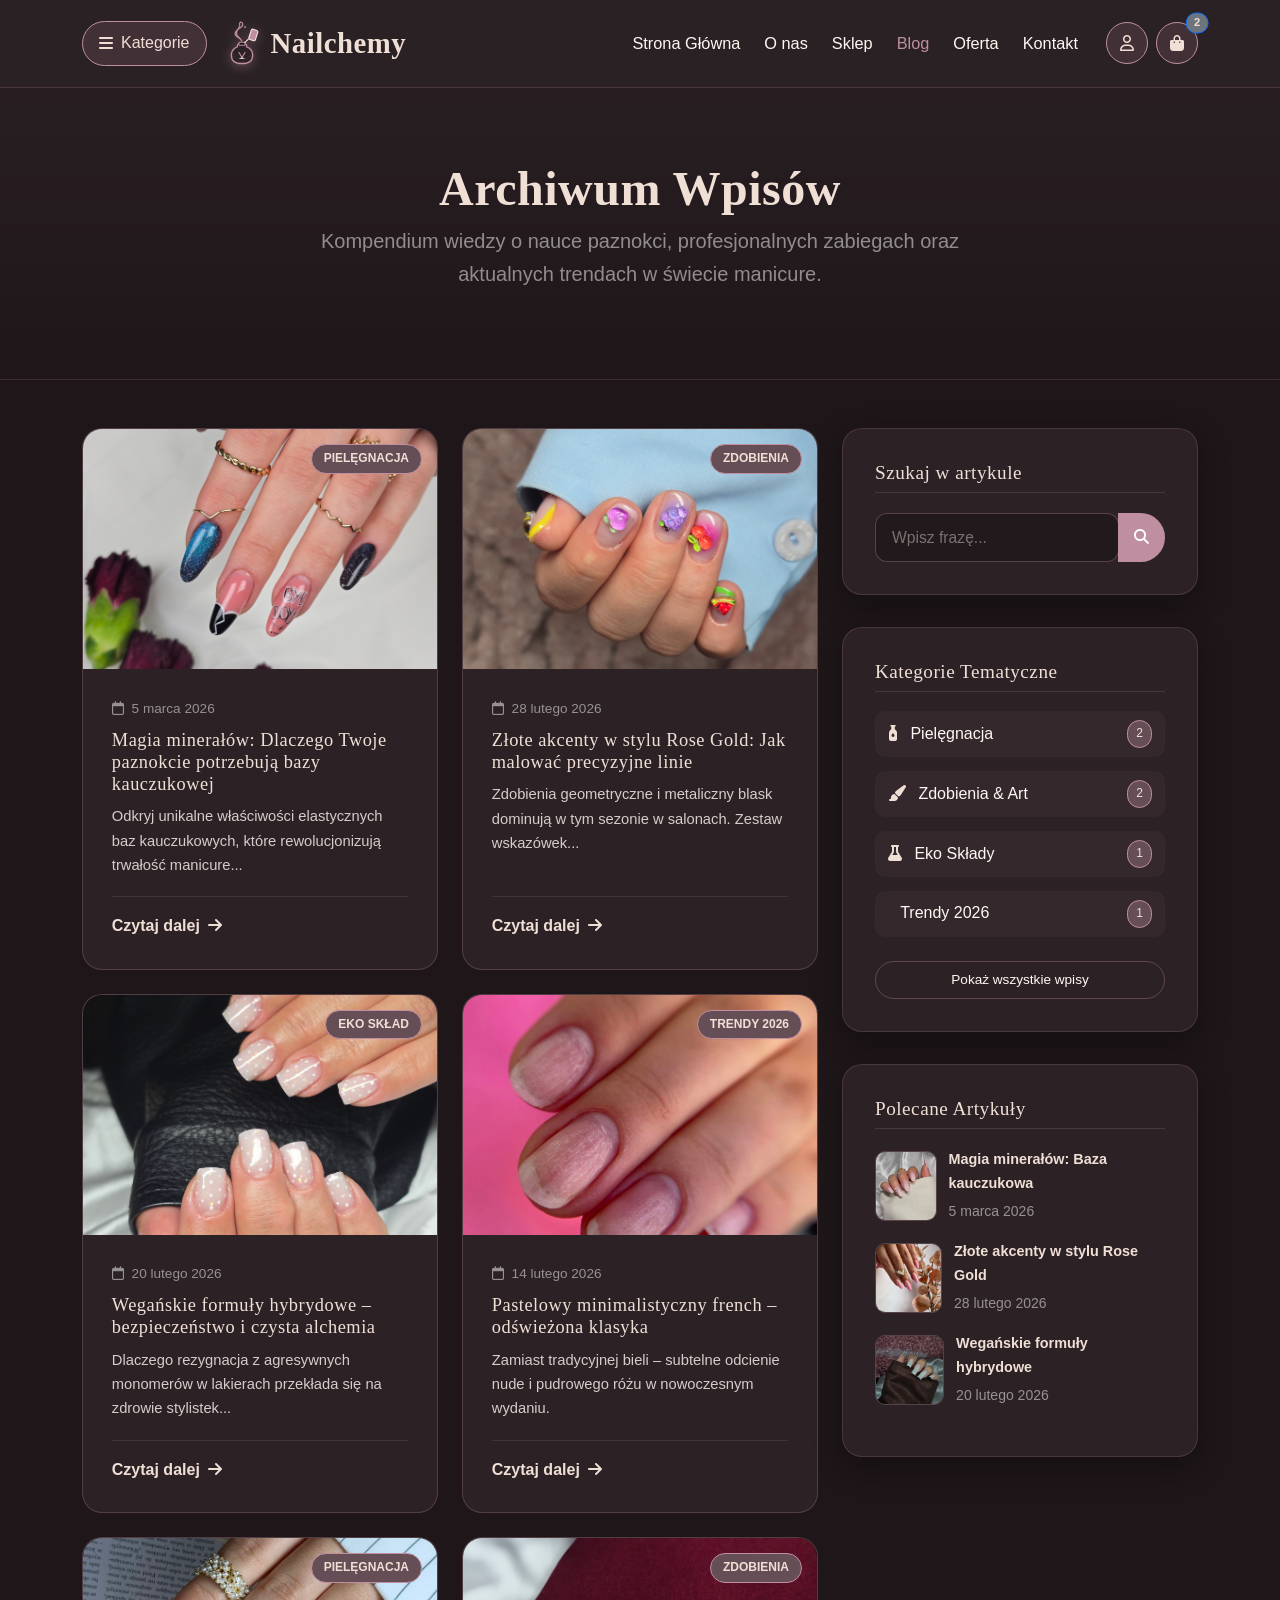
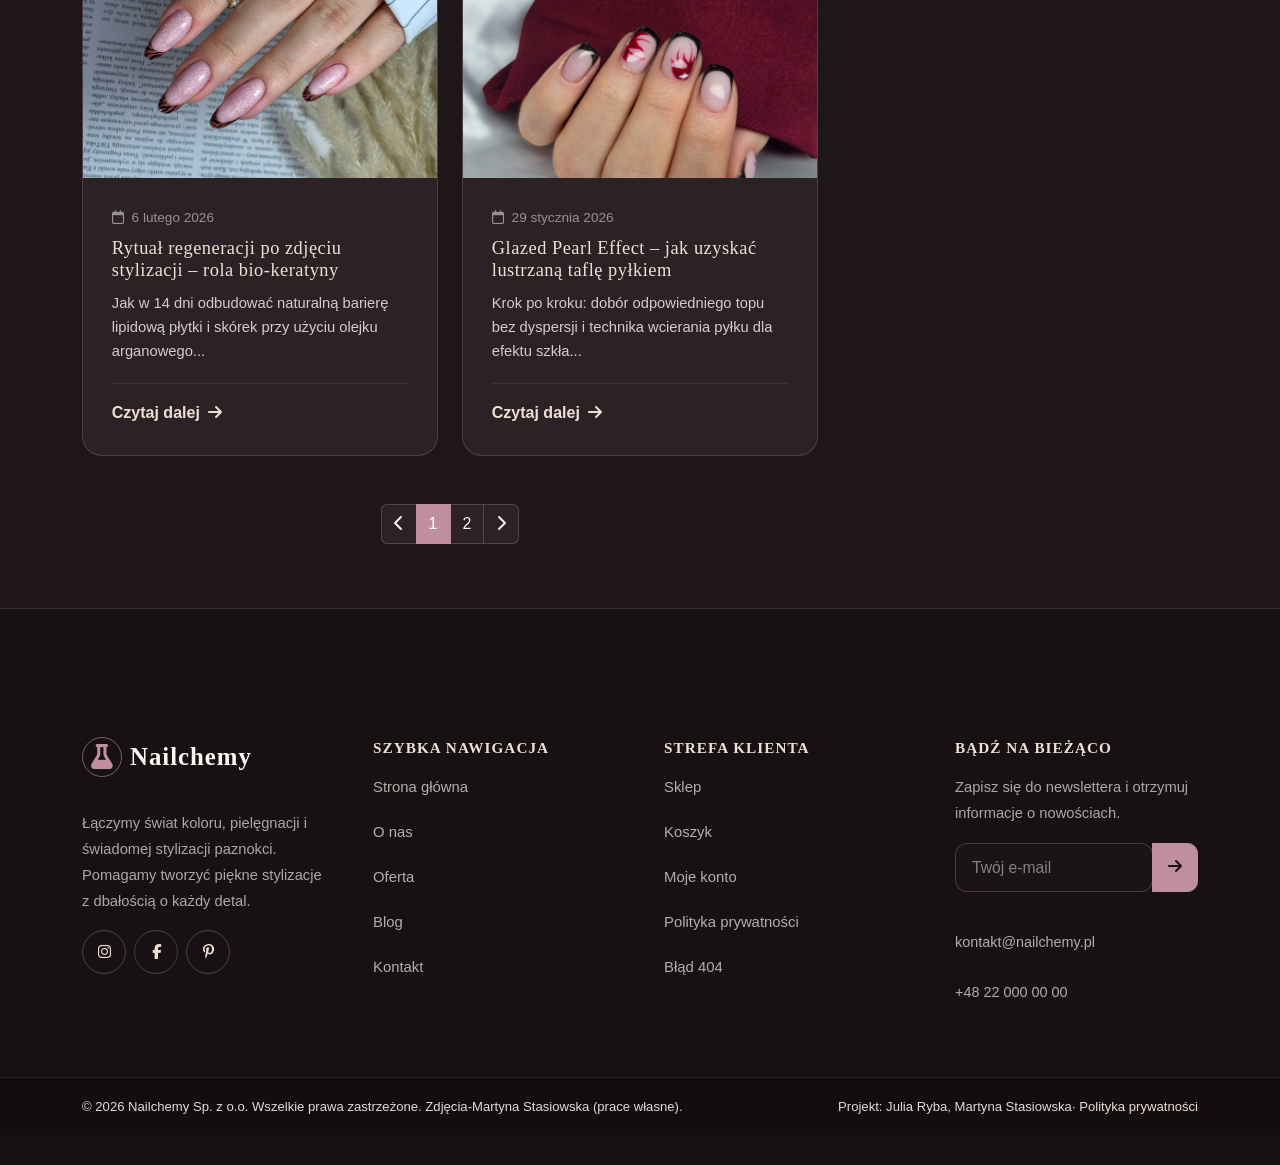
<file: blog.html>
<!DOCTYPE html>
<html lang="pl">
<head>
    <meta charset="UTF-8">
    <meta name="viewport" content="width=device-width, initial-scale=1.0">
    <title>Blog – Nailchemy</title>
    <meta name="description" content="Porady, inspiracje i wiedza o pielęgnacji oraz stylizacji paznokci na blogu Nailchemy.">

    <!-- Bootstrap 5 CSS -->
    <link href="https://cdn.jsdelivr.net/npm/bootstrap@5.3.2/dist/css/bootstrap.min.css" rel="stylesheet">
    <!-- FontAwesome -->
    <link rel="stylesheet" href="https://cdnjs.cloudflare.com/ajax/libs/font-awesome/6.4.2/css/all.min.css">
    <!-- Google Fonts -->
    <link rel="preconnect" href="https://fonts.googleapis.com">
    <link rel="preconnect" href="https://fonts.gstatic.com" crossorigin>
    <!-- Style całej strony (jeden wspólny plik) -->
    <link rel="stylesheet" href="css/style.css">

    <meta property="og:type" content="website">
    <meta property="og:title" content="Blog – Nailchemy">
    <meta property="og:description" content="Porady, inspiracje i wiedza o pielęgnacji oraz stylizacji paznokci na blogu Nailchemy.">
    <meta property="og:image" content="https://images.unsplash.com/photo-1632345031435-8727f6897d53?auto=format&amp;fit=crop&amp;w=1200&amp;q=80">
<script type="application/ld+json">{"@context": "https://schema.org", "@type": "Blog", "name": "Blog Nailchemy", "url": "https://nailchemy.pl/blog.html"}</script>
</head>
<body data-page="blog">

    <!-- NAVBAR + panele Kategorie / Koszyk (wstawiane przez js/navbar.js) -->
    <script src="js/navbar.js"></script>

    <!-- ===== TREŚĆ STRONY ===== -->
        <header class="py-5 text-center" style="background: linear-gradient(180deg, rgba(44,34,38,0.7) 0%, var(--bg-dark) 100%); border-bottom: 1px solid rgba(191,142,160,0.15);">
            <div class="container py-4">
                <h1 class="display-5 fw-bold text-accent mb-2">Archiwum Wpisów</h1>
                <p class="lead text-white-50 mx-auto" style="max-width: 650px;">Kompendium wiedzy o nauce paznokci, profesjonalnych zabiegach oraz aktualnych trendach w świecie manicure.</p>
            </div>
        </header>
    
        <main class="container py-5">
            <div class="row g-4">
                <div class="col-lg-8">
                    <div class="row g-4">
                        <!-- Karta 1 -->
                        <div class="col-md-6">
                            <div class="card-alchemy" data-blog-category="pielęgnacja">
                                <div class="card-alchemy-img-wrap"><span class="card-badge">Pielęgnacja</span><img src="img/14.jpg" alt="Stylizacja paznokci w odcieniach nude"></div>
                                <div class="card-alchemy-body">
                                    <div class="text-white-50 mb-2" style="font-size: 0.85rem;"><span><i class="fa-regular fa-calendar me-1"></i> 5 marca 2026</span></div>
                                    <h3 class="card-alchemy-title h5">Magia minerałów: Dlaczego Twoje paznokcie potrzebują bazy kauczukowej</h3>
                                    <p class="card-alchemy-text">Odkryj unikalne właściwości elastycznych baz kauczukowych, które rewolucjonizują trwałość manicure...</p>
                                    <div class="card-alchemy-footer"><a class="text-accent fw-bold text-decoration-none cursor-pointer" href="single.html">Czytaj dalej <i class="fa-solid fa-arrow-right ms-1"></i></a></div>
                                </div>
                            </div>
                        </div>
                        <!-- Karta 2 -->
                        <div class="col-md-6">
                            <div class="card-alchemy" data-blog-category="zdobienia">
                                <div class="card-alchemy-img-wrap"><span class="card-badge">Zdobienia</span><img src="img/10.jpg" alt="Manicure w jasnej kolorystyce"></div>
                                <div class="card-alchemy-body">
                                    <div class="text-white-50 mb-2" style="font-size: 0.85rem;"><span><i class="fa-regular fa-calendar me-1"></i> 28 lutego 2026</span></div>
                                    <h3 class="card-alchemy-title h5">Złote akcenty w stylu Rose Gold: Jak malować precyzyjne linie</h3>
                                    <p class="card-alchemy-text">Zdobienia geometryczne i metaliczny blask dominują w tym sezonie w salonach. Zestaw wskazówek...</p>
                                    <div class="card-alchemy-footer"><a class="text-accent fw-bold text-decoration-none cursor-pointer" href="single-2.html">Czytaj dalej <i class="fa-solid fa-arrow-right ms-1"></i></a></div>
                                </div>
                            </div>
                        </div>
                        <!-- Karta 3 -->
                        <div class="col-md-6">
                            <div class="card-alchemy" data-blog-category="eko-składy">
                                <div class="card-alchemy-img-wrap"><span class="card-badge">Eko Skład</span><img src="img/20.jpg" alt="Kolorowy manicure hybrydowy"></div>
                                <div class="card-alchemy-body">
                                    <div class="text-white-50 mb-2" style="font-size: 0.85rem;"><span><i class="fa-regular fa-calendar me-1"></i> 20 lutego 2026</span></div>
                                    <h3 class="card-alchemy-title h5">Wegańskie formuły hybrydowe – bezpieczeństwo i czysta alchemia</h3>
                                    <p class="card-alchemy-text">Dlaczego rezygnacja z agresywnych monomerów w lakierach przekłada się na zdrowie stylistek...</p>
                                    <div class="card-alchemy-footer"><a class="text-accent fw-bold text-decoration-none cursor-pointer" href="single-3.html">Czytaj dalej <i class="fa-solid fa-arrow-right ms-1"></i></a></div>
                                </div>
                            </div>
                        </div>
                        <!-- Karta 4 -->
                        <div class="col-md-6">
                            <div class="card-alchemy" data-blog-category="trendy">
                                <div class="card-alchemy-img-wrap"><span class="card-badge">Trendy 2026</span><img src="img/3.jpeg" alt="Zadbane dłonie i stylizacja paznokci"></div>
                                <div class="card-alchemy-body">
                                    <div class="text-white-50 mb-2" style="font-size: 0.85rem;"><span><i class="fa-regular fa-calendar me-1"></i> 14 lutego 2026</span></div>
                                    <h3 class="card-alchemy-title h5">Pastelowy minimalistyczny french – odświeżona klasyka</h3>
                                    <p class="card-alchemy-text">Zamiast tradycyjnej bieli – subtelne odcienie nude i pudrowego różu w nowoczesnym wydaniu.</p>
                                    <div class="card-alchemy-footer"><a class="text-accent fw-bold text-decoration-none cursor-pointer" href="single.html">Czytaj dalej <i class="fa-solid fa-arrow-right ms-1"></i></a></div>
                                </div>
                            </div>
                        </div>
                        <!-- Karta 5 -->
                        <div class="col-md-6">
                            <div class="card-alchemy" data-blog-category="pielęgnacja">
                                <div class="card-alchemy-img-wrap"><span class="card-badge">Pielęgnacja</span><img src="img/7.jpeg" alt="Regeneracja skórek i płytki eliksirem keratynowym"></div>
                                <div class="card-alchemy-body">
                                    <div class="text-white-50 mb-2" style="font-size: 0.85rem;"><span><i class="fa-regular fa-calendar me-1"></i> 6 lutego 2026</span></div>
                                    <h3 class="card-alchemy-title h5">Rytuał regeneracji po zdjęciu stylizacji – rola bio-keratyny</h3>
                                    <p class="card-alchemy-text">Jak w 14 dni odbudować naturalną barierę lipidową płytki i skórek przy użyciu olejku arganowego...</p>
                                    <div class="card-alchemy-footer"><a class="text-accent fw-bold text-decoration-none cursor-pointer" href="single.html">Czytaj dalej <i class="fa-solid fa-arrow-right ms-1"></i></a></div>
                                </div>
                            </div>
                        </div>
                        <!-- Karta 6 -->
                        <div class="col-md-6">
                            <div class="card-alchemy" data-blog-category="zdobienia">
                                <div class="card-alchemy-img-wrap"><span class="card-badge">Zdobienia</span><img src="img/27.jpg" alt="Efekt perłowej tafli glazed nails"></div>
                                <div class="card-alchemy-body">
                                    <div class="text-white-50 mb-2" style="font-size: 0.85rem;"><span><i class="fa-regular fa-calendar me-1"></i> 29 stycznia 2026</span></div>
                                    <h3 class="card-alchemy-title h5">Glazed Pearl Effect – jak uzyskać lustrzaną taflę pyłkiem</h3>
                                    <p class="card-alchemy-text">Krok po kroku: dobór odpowiedniego topu bez dyspersji i technika wcierania pyłku dla efektu szkła...</p>
                                    <div class="card-alchemy-footer"><a class="text-accent fw-bold text-decoration-none cursor-pointer" href="single-2.html">Czytaj dalej <i class="fa-solid fa-arrow-right ms-1"></i></a></div>
                                </div>
                            </div>
                        </div>
                    </div>
    
                    <nav aria-label="Paginacja" class="mt-5">
                        <ul class="pagination justify-content-center">
                            <li class="page-item disabled"><a class="page-link" href="#"><i class="fa-solid fa-chevron-left"></i></a></li>
                            <li class="page-item active"><a class="page-link" href="#">1</a></li>
                            <li class="page-item"><a class="page-link" href="#">2</a></li>
                            <li class="page-item"><a class="page-link" href="#"><i class="fa-solid fa-chevron-right"></i></a></li>
                        </ul>
                    </nav>
                </div>
    
                <!-- Pasek Boczny (<aside>) -->
                <div class="col-lg-4">
                    <div class="sidebar-box">
                        <h4 class="sidebar-title">Szukaj w artykule</h4>
                        <div class="input-group">
                            <input type="text" class="form-control" placeholder="Wpisz frazę...">
                            <button class="btn btn-hero-solid px-3" type="button"><i class="fa-solid fa-magnifying-glass"></i></button>
                        </div>
                    </div>
    
                    <div class="sidebar-box">
                        <h4 class="sidebar-title">Kategorie Tematyczne</h4>
                        <div class="d-flex flex-column gap-2">
                            <button type="button" class="category-badge-item blog-category-filter" data-blog-filter="pielęgnacja"><span><i class="fa-solid fa-bottle-droplet me-2 text-accent"></i> Pielęgnacja</span><span class="badge-count">2</span></button>
                            <button type="button" class="category-badge-item blog-category-filter" data-blog-filter="zdobienia"><span><i class="fa-solid fa-paint-brush me-2 text-accent"></i> Zdobienia & Art</span><span class="badge-count">2</span></button>
                            <button type="button" class="category-badge-item blog-category-filter" data-blog-filter="eko-składy"><span><i class="fa-solid fa-flask me-2 text-accent"></i> Eko Składy</span><span class="badge-count">1</span></button>
                            <button type="button" class="category-badge-item blog-category-filter" data-blog-filter="trendy"><span><i class="fa-solid fa-sparkles me-2 text-accent"></i> Trendy 2026</span><span class="badge-count">1</span></button>
                            <button type="button" class="blog-category-clear" data-blog-filter="all">Pokaż wszystkie wpisy</button>
                        </div>
                    </div>
    
                    <div class="sidebar-box">
                        <h4 class="sidebar-title">Polecane Artykuły</h4>
                        <div class="sidebar-featured-item mb-3" onclick="location.href='single.html'">
                            <img src="img/16.jpg" class="sidebar-featured-img" alt="Stylizacja paznokci w odcieniach nude">
                            <div><div class="sidebar-featured-title">Magia minerałów: Baza kauczukowa</div><small class="text-white-50">5 marca 2026</small></div>
                        </div>
                        <div class="sidebar-featured-item mb-3" onclick="location.href='single-2.html'">
                            <img src="img/23.jpeg" class="sidebar-featured-img" alt="Zdobienia Rose Gold">
                            <div><div class="sidebar-featured-title">Złote akcenty w stylu Rose Gold</div><small class="text-white-50">28 lutego 2026</small></div>
                        </div>
                        <div class="sidebar-featured-item" onclick="location.href='single-3.html'">
                            <img src="img/1.jpg" class="sidebar-featured-img" alt="Wegańskie formuły hybrydowe">
                            <div><div class="sidebar-featured-title">Wegańskie formuły hybrydowe</div><small class="text-white-50">20 lutego 2026</small></div>
                        </div>
                    </div>
                </div>
            </div>
        </main>

    <!-- STOPKA (wstawiana przez js/footer.js) -->
    <script src="js/footer.js"></script>

    <!-- Bootstrap 5 JS -->
    <script src="https://cdn.jsdelivr.net/npm/bootstrap@5.3.2/dist/js/bootstrap.bundle.min.js"></script>
    <!-- Wspólne skrypty (modal powiadomień, helpery) -->
    <script src="js/main.js"></script>
    <script src="js/cart.js"></script>
    <script src="js/blog.js"></script>
</body>
</html>
</file>
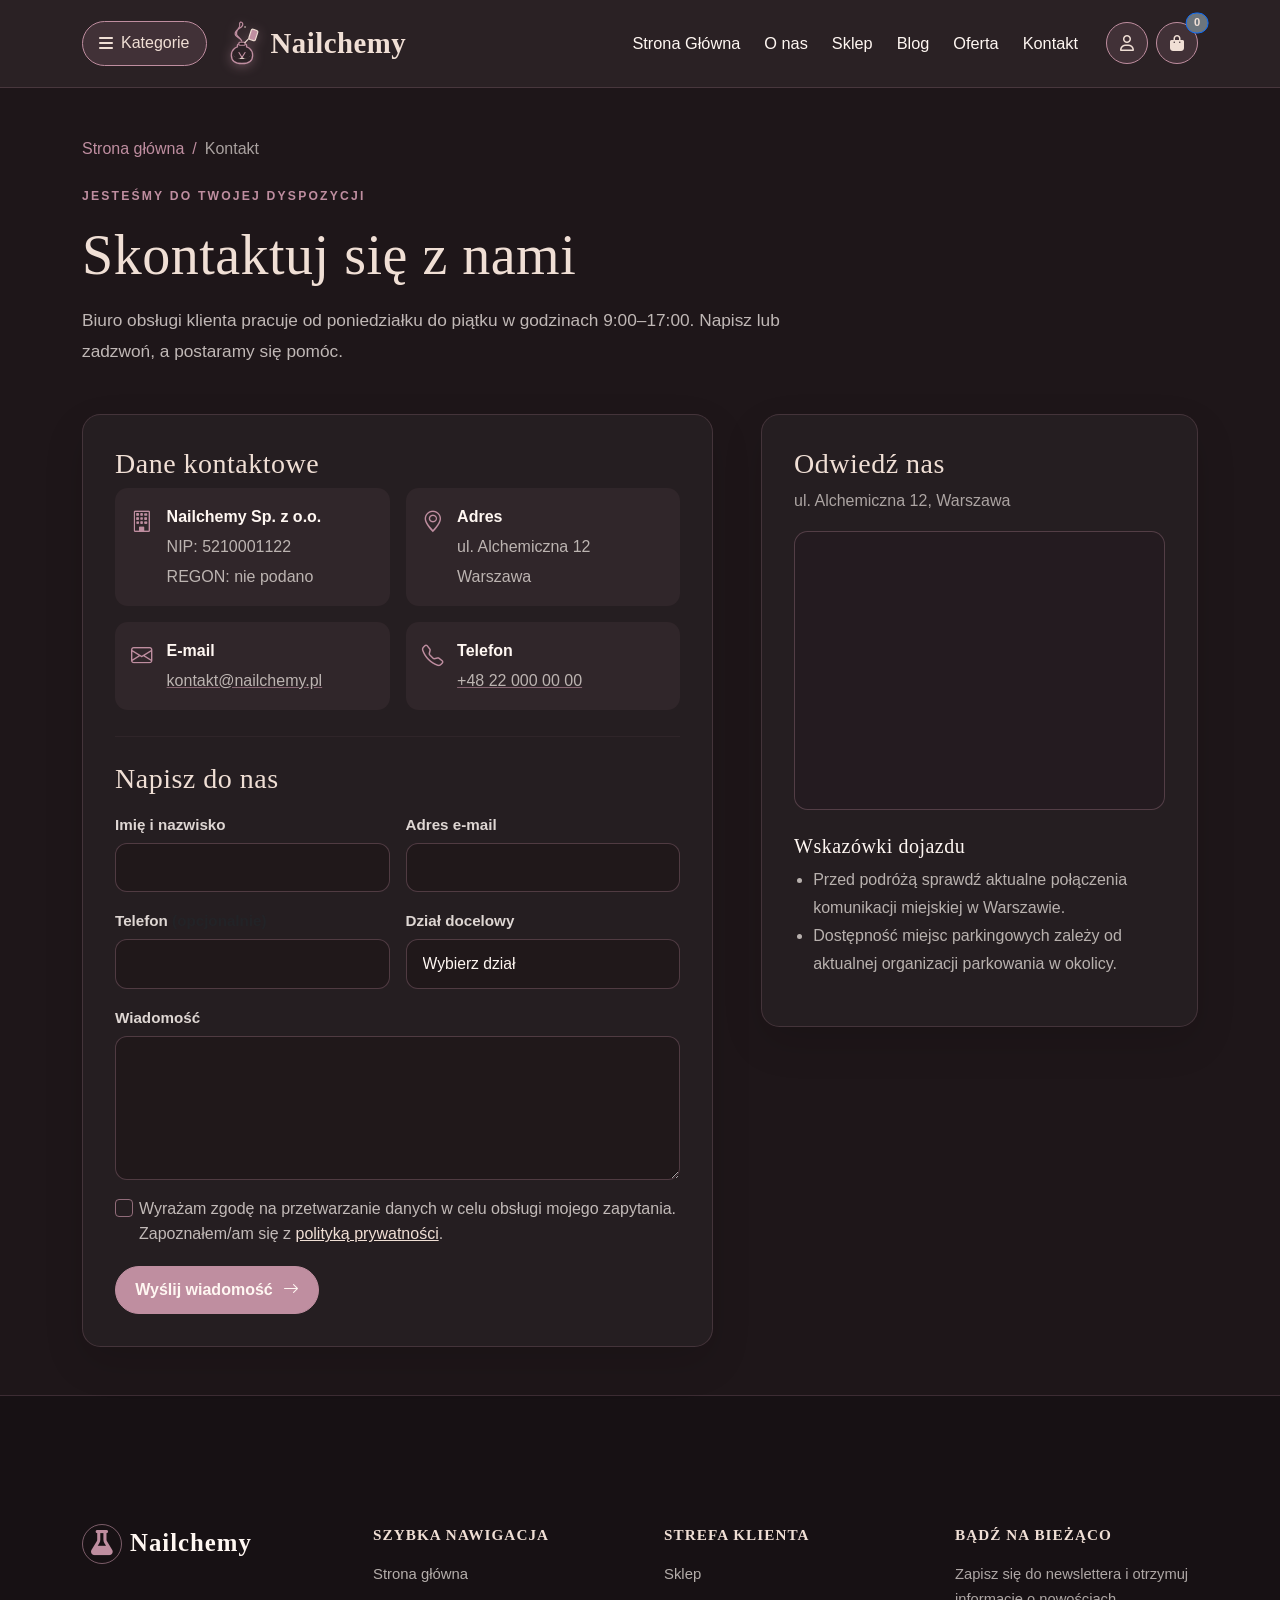
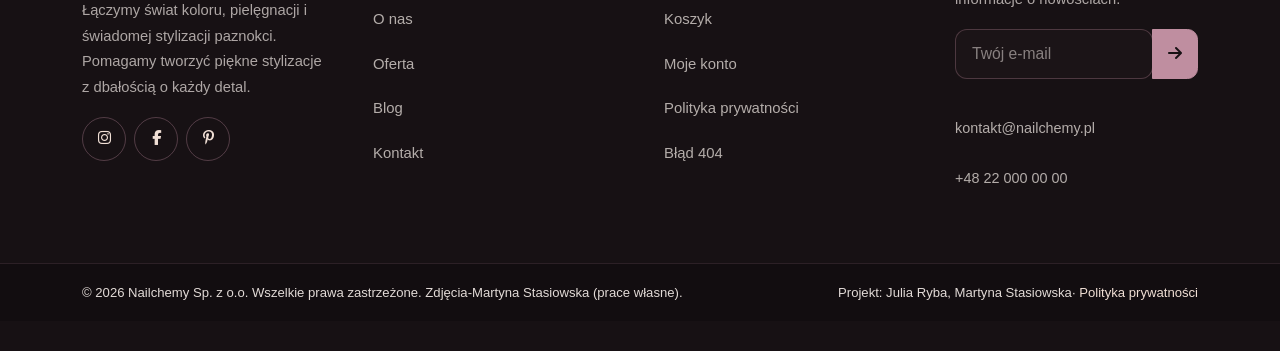
<file: kontakt.html>
<!DOCTYPE html>
<html lang="pl">
<head>
  <meta charset="UTF-8"><meta name="viewport" content="width=device-width, initial-scale=1.0">
  <title>Kontakt – Nailchemy</title>
  <meta name="description" content="Skontaktuj się z zespołem Nailchemy. Znajdź dane kontaktowe, godziny obsługi i formularz wiadomości.">
  <meta property="og:type" content="website"><meta property="og:title" content="Kontakt – Nailchemy"><meta property="og:description" content="Jesteśmy do Twojej dyspozycji. Skontaktuj się z Nailchemy."><meta property="og:image" content="https://images.unsplash.com/photo-1632345031435-8727f6897d53?auto=format&fit=crop&w=1200&q=80">
  <link href="https://cdn.jsdelivr.net/npm/bootstrap@5.3.2/dist/css/bootstrap.min.css" rel="stylesheet">
  <link rel="stylesheet" href="https://cdnjs.cloudflare.com/ajax/libs/font-awesome/6.4.2/css/all.min.css"><link rel="stylesheet" href="https://cdn.jsdelivr.net/npm/bootstrap-icons@1.11.3/font/bootstrap-icons.min.css">
  <link rel="stylesheet" href="css/style.css">
  <script type="application/ld+json">{"@context":"https://schema.org","@type":"LocalBusiness","name":"Nailchemy Sp. z o.o.","address":{"@type":"PostalAddress","streetAddress":"ul. Alchemiczna 12","addressLocality":"Warszawa","addressCountry":"PL"},"taxID":"5210001122","email":"kontakt@nailchemy.pl","telephone":"+48 22 000 00 00"}</script>
</head>
<body data-page="contact">
<script src="js/navbar.js"></script>
<main class="helper-page contact-page">
  <div class="container py-5">
    <nav aria-label="Nawigacja okruszkowa" class="mb-4"><ol class="breadcrumb helper-breadcrumb"><li class="breadcrumb-item"><a href="index.html">Strona główna</a></li><li class="breadcrumb-item active" aria-current="page">Kontakt</li></ol></nav>
    <header class="helper-page-header mb-5"><p class="helper-eyebrow">JESTEŚMY DO TWOJEJ DYSPOZYCJI</p><h1>Skontaktuj się z nami</h1><p class="helper-lead">Biuro obsługi klienta pracuje od poniedziałku do piątku w godzinach 9:00–17:00. Napisz lub zadzwoń, a postaramy się pomóc.</p></header>
    <div class="row g-4 g-xl-5 align-items-start">
      <div class="col-lg-7">
        <section class="helper-panel h-100" aria-labelledby="contact-data-heading">
          <h2 id="contact-data-heading" class="h3">Dane kontaktowe</h2>
          <div class="contact-details row g-3 mb-4">
            <div class="col-sm-6"><div class="contact-detail"><i class="bi bi-building" aria-hidden="true"></i><div><strong>Nailchemy Sp. z o.o.</strong><span>NIP: 5210001122</span><span>REGON: nie podano</span></div></div></div>
            <div class="col-sm-6"><div class="contact-detail"><i class="bi bi-geo-alt" aria-hidden="true"></i><div><strong>Adres</strong><span>ul. Alchemiczna 12</span><span>Warszawa</span></div></div></div>
            <div class="col-sm-6"><div class="contact-detail"><i class="bi bi-envelope" aria-hidden="true"></i><div><strong>E-mail</strong><a href="mailto:kontakt@nailchemy.pl">kontakt@nailchemy.pl</a></div></div></div>
            <div class="col-sm-6"><div class="contact-detail"><i class="bi bi-telephone" aria-hidden="true"></i><div><strong>Telefon</strong><a href="tel:+48220000000">+48 22 000 00 00</a></div></div></div>
          </div>
          <hr class="helper-divider">
          <h2 class="h3 mb-3">Napisz do nas</h2>
          <form id="contactForm" class="helper-form">
            <div class="row g-3">
              <div class="col-md-6"><label for="contactName" class="form-label">Imię i nazwisko</label><input class="form-control" type="text" id="contactName" name="name" autocomplete="name" required></div>
              <div class="col-md-6"><label for="contactEmail" class="form-label">Adres e-mail</label><input class="form-control" type="email" id="contactEmail" name="email" autocomplete="email" required></div>
              <div class="col-md-6"><label for="contactPhone" class="form-label">Telefon <span class="text-muted">(opcjonalnie)</span></label><input class="form-control" type="tel" id="contactPhone" name="phone" autocomplete="tel"></div>
              <div class="col-md-6"><label for="contactDepartment" class="form-label">Dział docelowy</label><select class="form-select" id="contactDepartment" name="department" required><option value="" selected disabled>Wybierz dział</option><option>Obsługa klienta</option><option>Współpraca</option><option>Reklamacje</option></select></div>
              <div class="col-12"><label for="contactMessage" class="form-label">Wiadomość</label><textarea class="form-control" id="contactMessage" name="message" rows="5" required></textarea></div>
              <div class="col-12"><div class="form-check"><input class="form-check-input" type="checkbox" value="yes" id="contactConsent" required><label class="form-check-label" for="contactConsent">Wyrażam zgodę na przetwarzanie danych w celu obsługi mojego zapytania. Zapoznałem/am się z <a href="polityka-prywatnosci.html">polityką prywatności</a>.</label></div></div>
              <div class="col-12 d-flex flex-column flex-sm-row align-items-sm-center gap-3"><button class="btn helper-button" type="submit">Wyślij wiadomość <i class="bi bi-arrow-right" aria-hidden="true"></i></button><span id="contactFeedback" class="form-feedback" role="status" aria-live="polite"></span></div>
            </div>
          </form>
        </section>
      </div>
      <aside class="col-lg-5" aria-labelledby="contact-location-heading">
        <section class="helper-panel contact-location-panel"><h2 id="contact-location-heading" class="h3">Odwiedź nas</h2><p class="helper-muted">ul. Alchemiczna 12, Warszawa</p>
          <div class="ratio ratio-4x3 contact-map"><iframe title="Mapa dojazdu do Nailchemy przy ulicy Alchemicznej 12 w Warszawie" src="https://www.google.com/maps?q=ul.+Alchemiczna+12,+Warszawa&output=embed" loading="lazy" referrerpolicy="no-referrer-when-downgrade" allowfullscreen></iframe></div>
          <h3 class="h5 mt-4">Wskazówki dojazdu</h3><ul class="contact-directions"><li>Przed podróżą sprawdź aktualne połączenia komunikacji miejskiej w Warszawie.</li><li>Dostępność miejsc parkingowych zależy od aktualnej organizacji parkowania w okolicy.</li></ul>
        </section>
      </aside>
    </div>
  </div>
</main>
<script src="js/footer.js"></script><script src="https://cdn.jsdelivr.net/npm/bootstrap@5.3.2/dist/js/bootstrap.bundle.min.js"></script><script src="js/main.js"></script>
<script>document.getElementById('contactForm').addEventListener('submit',function(e){e.preventDefault();document.getElementById('contactFeedback').textContent='Dziękujemy za wiadomość. To demonstracyjny formularz – nie wysyła danych na serwer.';this.reset();});</script>
</body></html>
</file>
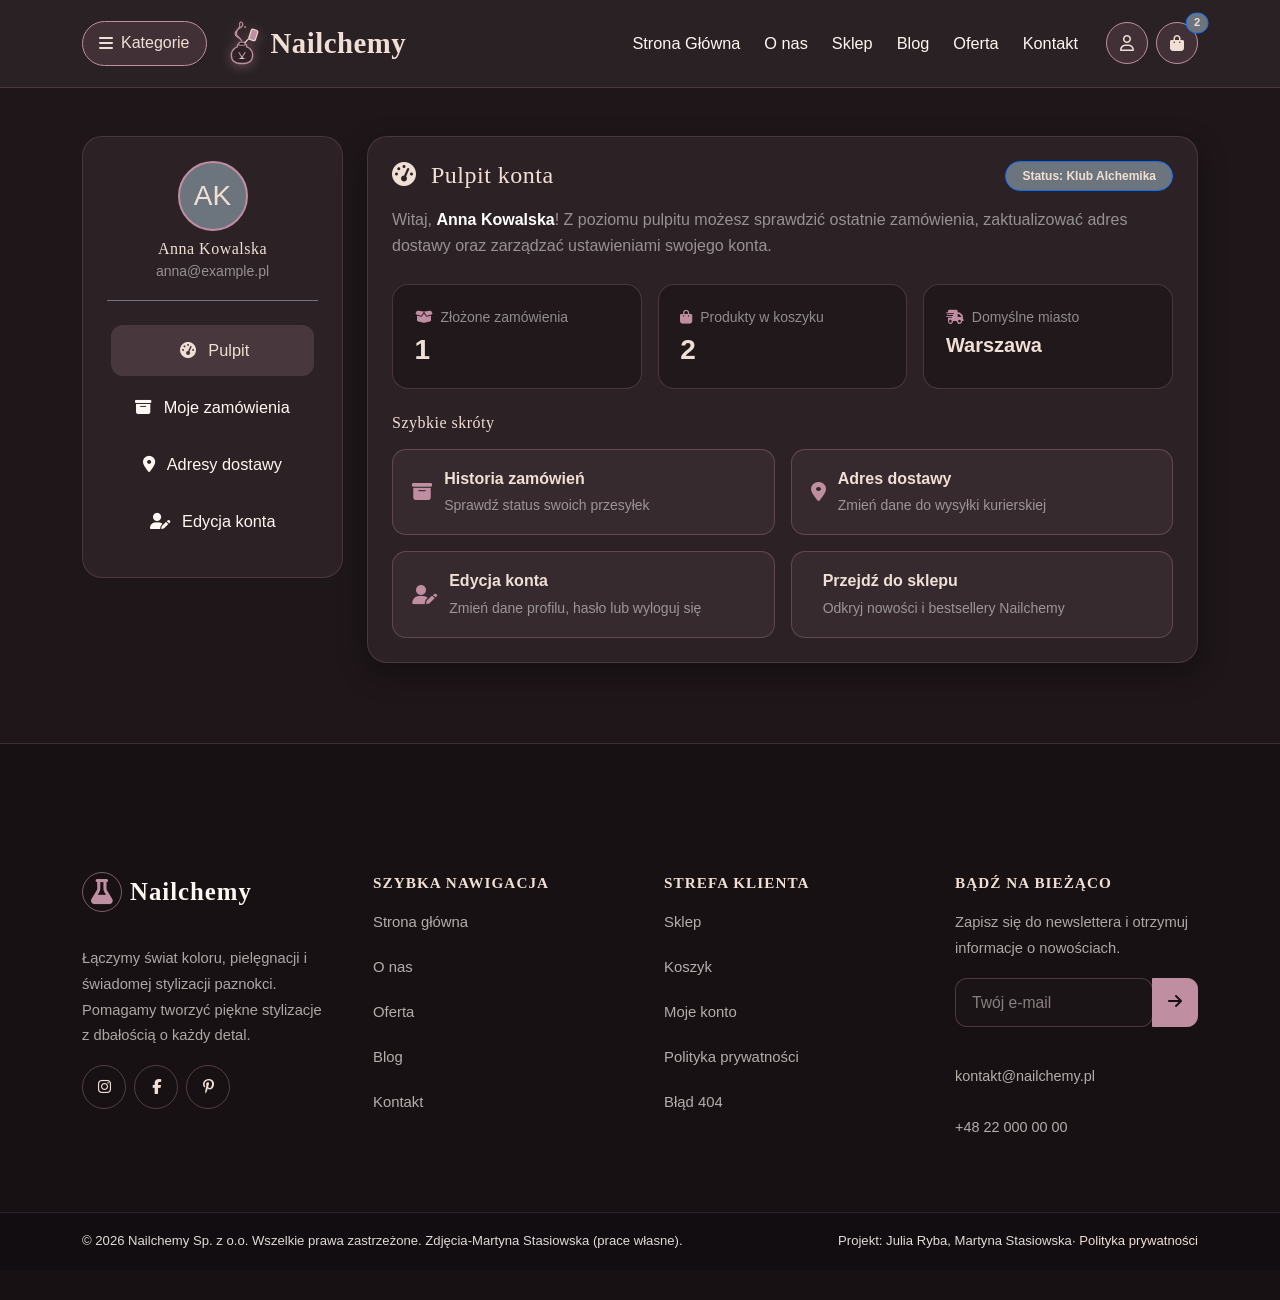
<file: konto.html>
<!DOCTYPE html>
<html lang="pl">
<head>
    <meta charset="UTF-8">
    <meta name="viewport" content="width=device-width, initial-scale=1.0">
    <title>Moje Konto – Nailchemy</title>
    <meta name="description" content="Zarządzaj kontem klienta Nailchemy, danymi i zamówieniami.">

    <!-- Bootstrap 5 CSS -->
    <link href="https://cdn.jsdelivr.net/npm/bootstrap@5.3.2/dist/css/bootstrap.min.css" rel="stylesheet">
    <!-- FontAwesome -->
    <link rel="stylesheet" href="https://cdnjs.cloudflare.com/ajax/libs/font-awesome/6.4.2/css/all.min.css">
    <!-- Google Fonts -->
    <link rel="preconnect" href="https://fonts.googleapis.com">
    <link rel="preconnect" href="https://fonts.gstatic.com" crossorigin>
    <!-- Style całej strony (jeden wspólny plik) -->
    <link rel="stylesheet" href="css/style.css">

    <meta property="og:type" content="website">
    <meta property="og:title" content="Moje Konto – Nailchemy">
    <meta property="og:description" content="Zarządzaj kontem klienta Nailchemy, danymi i zamówieniami.">
    <meta property="og:image" content="https://images.unsplash.com/photo-1632345031435-8727f6897d53?auto=format&amp;fit=crop&amp;w=1200&amp;q=80">
<script type="application/ld+json">{"@context": "https://schema.org", "@type": "WebPage", "name": "Moje Konto – Nailchemy", "description": "Zarządzaj kontem klienta Nailchemy, danymi i zamówieniami.", "publisher": {"@type": "Organization", "name": "Nailchemy Sp. z o.o."}}</script>
</head>
<body data-page="account">

    <!-- NAVBAR + panele Kategorie / Koszyk (wstawiane przez js/navbar.js) -->
    <script src="js/navbar.js"></script>

    <!-- ===== TREŚĆ STRONY ===== -->
        <h1 class="visually-hidden">Moje konto</h1>

    <main class="container py-5">
            <div class="row g-4">
                <div class="col-lg-3">
                    <div class="account-sidebar">
                        <div class="text-center mb-4 pb-3 border-bottom border-secondary">
                            <div id="accountAvatarInitials" class="rounded-circle bg-secondary d-inline-flex align-items-center justify-content-center text-accent fs-3 mb-2" style="width: 70px; height: 70px; border: 2px solid var(--primary-color);">AK</div>
                            <h6 id="accountSidebarName" class="text-accent mb-0">Anna Kowalska</h6>
                            <small id="accountSidebarEmail" class="text-white-50">anna@example.pl</small>
                        </div>
                        <div class="nav flex-column nav-pills" role="tablist" aria-label="Sekcje konta">
                            <button class="nav-link active" type="button" data-account-tab="dashboard" aria-selected="true"><i class="fa-solid fa-gauge-high me-2"></i> Pulpit</button>
                            <button class="nav-link" type="button" data-account-tab="orders" aria-selected="false"><i class="fa-solid fa-box-archive me-2"></i> Moje zamówienia</button>
                            <button class="nav-link" type="button" data-account-tab="addresses" aria-selected="false"><i class="fa-solid fa-location-dot me-2"></i> Adresy dostawy</button>
                            <button class="nav-link" type="button" data-account-tab="edit-account" aria-selected="false"><i class="fa-solid fa-user-pen me-2"></i> Edycja konta</button>
                        </div>
                    </div>
                </div>
                <div class="col-lg-9">
                    <!-- Pulpit -->
                    <section class="account-panel sticky-summary-box p-4" data-account-panel="dashboard">
                        <div class="d-flex flex-wrap justify-content-between align-items-center gap-2 mb-3">
                            <h3 class="h4 text-accent mb-0"><i class="fa-solid fa-gauge-high me-2"></i> Pulpit konta</h3>
                            <span class="badge bg-secondary text-accent border border-primary px-3 py-2 rounded-pill">Status: Klub Alchemika</span>
                        </div>
                        <p class="text-white-50 mb-4">
                            Witaj, <strong class="text-white" id="dashboardWelcomeName">Anna Kowalska</strong>! Z poziomu pulpitu możesz sprawdzić ostatnie zamówienia, zaktualizować adres dostawy oraz zarządzać ustawieniami swojego konta.
                        </p>

                        <div class="row g-3 mb-4">
                            <div class="col-md-4">
                                <div class="dashboard-stat-card">
                                    <div class="text-white-50 small mb-1"><i class="fa-solid fa-box-open text-primary-brand me-1"></i> Złożone zamówienia</div>
                                    <div class="h3 text-accent fw-bold mb-0" id="dashboardOrdersCount">0</div>
                                </div>
                            </div>
                            <div class="col-md-4">
                                <div class="dashboard-stat-card">
                                    <div class="text-white-50 small mb-1"><i class="fa-solid fa-bag-shopping text-primary-brand me-1"></i> Produkty w koszyku</div>
                                    <div class="h3 text-accent fw-bold mb-0" id="dashboardCartCount">0</div>
                                </div>
                            </div>
                            <div class="col-md-4">
                                <div class="dashboard-stat-card">
                                    <div class="text-white-50 small mb-1"><i class="fa-solid fa-truck-fast text-primary-brand me-1"></i> Domyślne miasto</div>
                                    <div class="h5 text-accent fw-bold mb-0 mt-1" id="dashboardCity">Warszawa</div>
                                </div>
                            </div>
                        </div>

                        <h4 class="h6 text-accent mb-3">Szybkie skróty</h4>
                        <div class="row g-3">
                            <div class="col-sm-6">
                                <button type="button" class="dashboard-shortcut-btn" data-switch-tab="orders">
                                    <i class="fa-solid fa-box-archive text-primary-brand fs-5"></i>
                                    <div>
                                        <div class="fw-bold text-accent">Historia zamówień</div>
                                        <small class="text-white-50">Sprawdź status swoich przesyłek</small>
                                    </div>
                                </button>
                            </div>
                            <div class="col-sm-6">
                                <button type="button" class="dashboard-shortcut-btn" data-switch-tab="addresses">
                                    <i class="fa-solid fa-location-dot text-primary-brand fs-5"></i>
                                    <div>
                                        <div class="fw-bold text-accent">Adres dostawy</div>
                                        <small class="text-white-50">Zmień dane do wysyłki kurierskiej</small>
                                    </div>
                                </button>
                            </div>
                            <div class="col-sm-6">
                                <button type="button" class="dashboard-shortcut-btn" data-switch-tab="edit-account">
                                    <i class="fa-solid fa-user-pen text-primary-brand fs-5"></i>
                                    <div>
                                        <div class="fw-bold text-accent">Edycja konta</div>
                                        <small class="text-white-50">Zmień dane profilu, hasło lub wyloguj się</small>
                                    </div>
                                </button>
                            </div>
                            <div class="col-sm-6">
                                <a href="sklep.html" class="dashboard-shortcut-btn">
                                    <i class="fa-solid fa-sparkles text-primary-brand fs-5"></i>
                                    <div>
                                        <div class="fw-bold text-accent">Przejdź do sklepu</div>
                                        <small class="text-white-50">Odkryj nowości i bestsellery Nailchemy</small>
                                    </div>
                                </a>
                            </div>
                        </div>
                    </section>

                    <!-- Moje zamówienia -->
                    <section class="account-panel sticky-summary-box p-4" data-account-panel="orders" hidden>
                        <h3 class="h4 text-accent mb-3"><i class="fa-solid fa-box-archive me-2"></i> Moje zamówienia</h3>
                        <p class="text-white-50 mb-4">Historia zamówień złożonych na tym koncie.</p>
                        <div class="table-responsive">
                            <table class="table account-orders-table align-middle small mb-0">
                                <thead><tr><th>Numer</th><th>Data</th><th>Kwota</th><th>Status</th><th class="text-end">Szczegóły</th></tr></thead>
                                <tbody id="accountOrdersBody"><tr><td colspan="5" class="text-center text-white-50 py-4">Nie masz jeszcze żadnych zamówień.</td></tr></tbody>
                            </table>
                        </div>
                        <div id="orderDetailsCard" class="mt-4 p-4 rounded-4" style="background: rgba(30,22,25,0.85); border: 1px solid rgba(191,142,160,0.35);" hidden>
                            <div class="d-flex flex-wrap justify-content-between align-items-center gap-2 pb-3 mb-3 border-bottom border-secondary">
                                <div>
                                    <span class="text-white-50 small d-block">Szczegóły zamówienia</span>
                                    <h4 class="h5 text-accent mb-0" id="orderDetailNumber">#NAIL/2026/000001</h4>
                                </div>
                                <div class="d-flex align-items-center gap-2">
                                    <span class="account-order-status" id="orderDetailStatus">Przyjęte</span>
                                    <button type="button" class="btn btn-outline-light btn-sm rounded-pill" id="closeOrderDetailsBtn"><i class="fa-solid fa-xmark me-1"></i> Zamknij</button>
                                </div>
                            </div>
                            <div class="row g-3 mb-3 small text-white-50">
                                <div class="col-sm-4"><strong class="text-accent d-block">Data złożenia:</strong><span id="orderDetailDate">-</span></div>
                                <div class="col-sm-4"><strong class="text-accent d-block">Metoda dostawy:</strong><span id="orderDetailDelivery">-</span></div>
                                <div class="col-sm-4"><strong class="text-accent d-block">Metoda płatności:</strong><span id="orderDetailPayment">-</span></div>
                            </div>
                            <div id="orderDetailInvoiceBox" class="mb-3 p-3 rounded-3 small" style="background: rgba(102, 78, 86, 0.18); border: 1px solid rgba(191,142,160,0.25);" hidden>
                                <strong class="text-accent d-block mb-1"><i class="fa-solid fa-file-invoice me-1"></i> Dane do faktury VAT:</strong>
                                <span class="text-white-50" id="orderDetailInvoiceText"></span>
                            </div>
                            <div class="table-responsive">
                                <table class="table account-orders-table align-middle small mb-3">
                                    <thead><tr><th>Produkt</th><th class="text-center">Ilość</th><th class="text-end">Cena jedn.</th><th class="text-end">Wartość</th></tr></thead>
                                    <tbody id="orderDetailItemsBody"></tbody>
                                </table>
                            </div>
                            <div class="ms-auto" style="max-width: 320px;">
                                <div class="d-flex justify-content-between small text-white-50 mb-1"><span>Wartość produktów:</span><strong class="text-white" id="orderDetailSubtotal">0,00 PLN</strong></div>
                                <div class="d-flex justify-content-between small text-white-50 mb-2 pb-2 border-bottom border-secondary"><span>Koszt dostawy:</span><strong class="text-white" id="orderDetailShipping">0,00 PLN</strong></div>
                                <div class="d-flex justify-content-between"><span class="fw-bold text-accent">Razem:</span><strong class="h6 text-accent fw-bold mb-0" id="orderDetailTotal">0,00 PLN</strong></div>
                            </div>
                        </div>
                    </section>

                    <!-- Adresy dostawy -->
                    <section class="account-panel sticky-summary-box p-4" data-account-panel="addresses" hidden>
                        <h3 class="h4 text-accent mb-3"><i class="fa-solid fa-location-dot me-2"></i> Adresy dostawy</h3>
                        <p class="text-white-50 mb-4">Zarządzaj zapisanym adresem dostawy.</p>
                        <form id="accountAddressForm" class="account-address-form">
                            <div class="row g-3">
                                <div class="col-md-6"><label class="form-label text-white-50 small" for="addressFirstName">Imię</label><input class="form-control" id="addressFirstName" name="firstName" required value="Anna"></div>
                                <div class="col-md-6"><label class="form-label text-white-50 small" for="addressLastName">Nazwisko</label><input class="form-control" id="addressLastName" name="lastName" required value="Kowalska"></div>
                                <div class="col-12"><label class="form-label text-white-50 small" for="addressStreet">Ulica i numer</label><input class="form-control" id="addressStreet" name="street" required value="ul. Alchemiczna 12/4"></div>
                                <div class="col-md-4"><label class="form-label text-white-50 small" for="addressPostal">Kod pocztowy</label><input class="form-control" id="addressPostal" name="postal" required value="00-001"></div>
                                <div class="col-md-8"><label class="form-label text-white-50 small" for="addressCity">Miasto</label><input class="form-control" id="addressCity" name="city" required value="Warszawa"></div>
                                <div class="col-md-6"><label class="form-label text-white-50 small" for="addressPhone">Telefon</label><input class="form-control" id="addressPhone" name="phone" required value="+48 123 456 789"></div>
                                <div class="col-md-6"><label class="form-label text-white-50 small" for="addressEmail">E-mail</label><input class="form-control" id="addressEmail" name="email" type="email" required value="anna@example.pl"></div>
                            </div>
                            <button type="submit" class="btn btn-alchemy-primary account-save-button mt-4">Zapisz adres</button>
                            <p class="text-white-50 small mt-3 mb-0" id="addressSaveMessage" aria-live="polite"></p>
                        </form>
                    </section>

                    <!-- Edycja konta -->
                    <section class="account-panel sticky-summary-box p-4" data-account-panel="edit-account" hidden>
                        <h3 class="h4 text-accent mb-3"><i class="fa-solid fa-user-pen me-2"></i> Edycja konta</h3>
                        <p class="text-white-50 mb-4">Zaktualizuj swoje dane osobowe, adres e-mail lub hasło.</p>
                        <form id="accountEditForm">
                            <div class="row g-3">
                                <div class="col-md-6">
                                    <label class="form-label text-white-50 small" for="editFirstName">Imię</label>
                                    <input class="form-control" id="editFirstName" name="firstName" required value="Anna">
                                </div>
                                <div class="col-md-6">
                                    <label class="form-label text-white-50 small" for="editLastName">Nazwisko</label>
                                    <input class="form-control" id="editLastName" name="lastName" required value="Kowalska">
                                </div>
                                <div class="col-md-6">
                                    <label class="form-label text-white-50 small" for="editDisplayName">Nazwa wyświetlana</label>
                                    <input class="form-control" id="editDisplayName" name="displayName" required value="Anna Kowalska">
                                </div>
                                <div class="col-md-6">
                                    <label class="form-label text-white-50 small" for="editEmail">Adres e-mail</label>
                                    <input class="form-control" id="editEmail" name="email" type="email" required value="anna@example.pl">
                                </div>
                            </div>

                            <hr class="my-4 border-secondary">
                            <h4 class="h6 text-accent mb-3">Zmiana hasła <span class="text-white-50 fw-normal">(opcjonalnie)</span></h4>
                            <div class="row g-3">
                                <div class="col-12">
                                    <label class="form-label text-white-50 small" for="currentPassword">Aktualne hasło</label>
                                    <input class="form-control" id="currentPassword" name="currentPassword" type="password" placeholder="Pozostaw puste, aby nie zmieniać">
                                </div>
                                <div class="col-md-6">
                                    <label class="form-label text-white-50 small" for="newPassword">Nowe hasło</label>
                                    <input class="form-control" id="newPassword" name="newPassword" type="password" placeholder="Minimum 8 znaków">
                                </div>
                                <div class="col-md-6">
                                    <label class="form-label text-white-50 small" for="confirmPassword">Potwierdź nowe hasło</label>
                                    <input class="form-control" id="confirmPassword" name="confirmPassword" type="password" placeholder="Powtórz nowe hasło">
                                </div>
                            </div>

                            <div class="d-flex flex-wrap justify-content-between align-items-center gap-3 mt-4 pt-3 border-top border-secondary">
                                <button type="submit" class="btn btn-alchemy-primary rounded-pill px-4">Zapisz zmiany</button>
                                <button type="button" id="accountLogoutBtn" class="btn btn-outline-danger rounded-pill px-4">
                                    <i class="fa-solid fa-right-from-bracket me-2"></i> Wyloguj się
                                </button>
                            </div>
                            <p class="text-accent small mt-3 mb-0" id="accountEditMessage" aria-live="polite"></p>
                        </form>
                    </section>
                </div>
            </div>
        </main>

    <!-- STOPKA (wstawiana przez js/footer.js) -->
    <script src="js/footer.js"></script>

    <!-- Bootstrap 5 JS -->
    <script src="https://cdn.jsdelivr.net/npm/bootstrap@5.3.2/dist/js/bootstrap.bundle.min.js"></script>
    <!-- Wspólne skrypty (modal powiadomień, helpery) -->
    <script src="js/main.js"></script>
    <script src="js/cart.js"></script>
    <script src="js/account.js"></script>
</body>
</html>
</file>
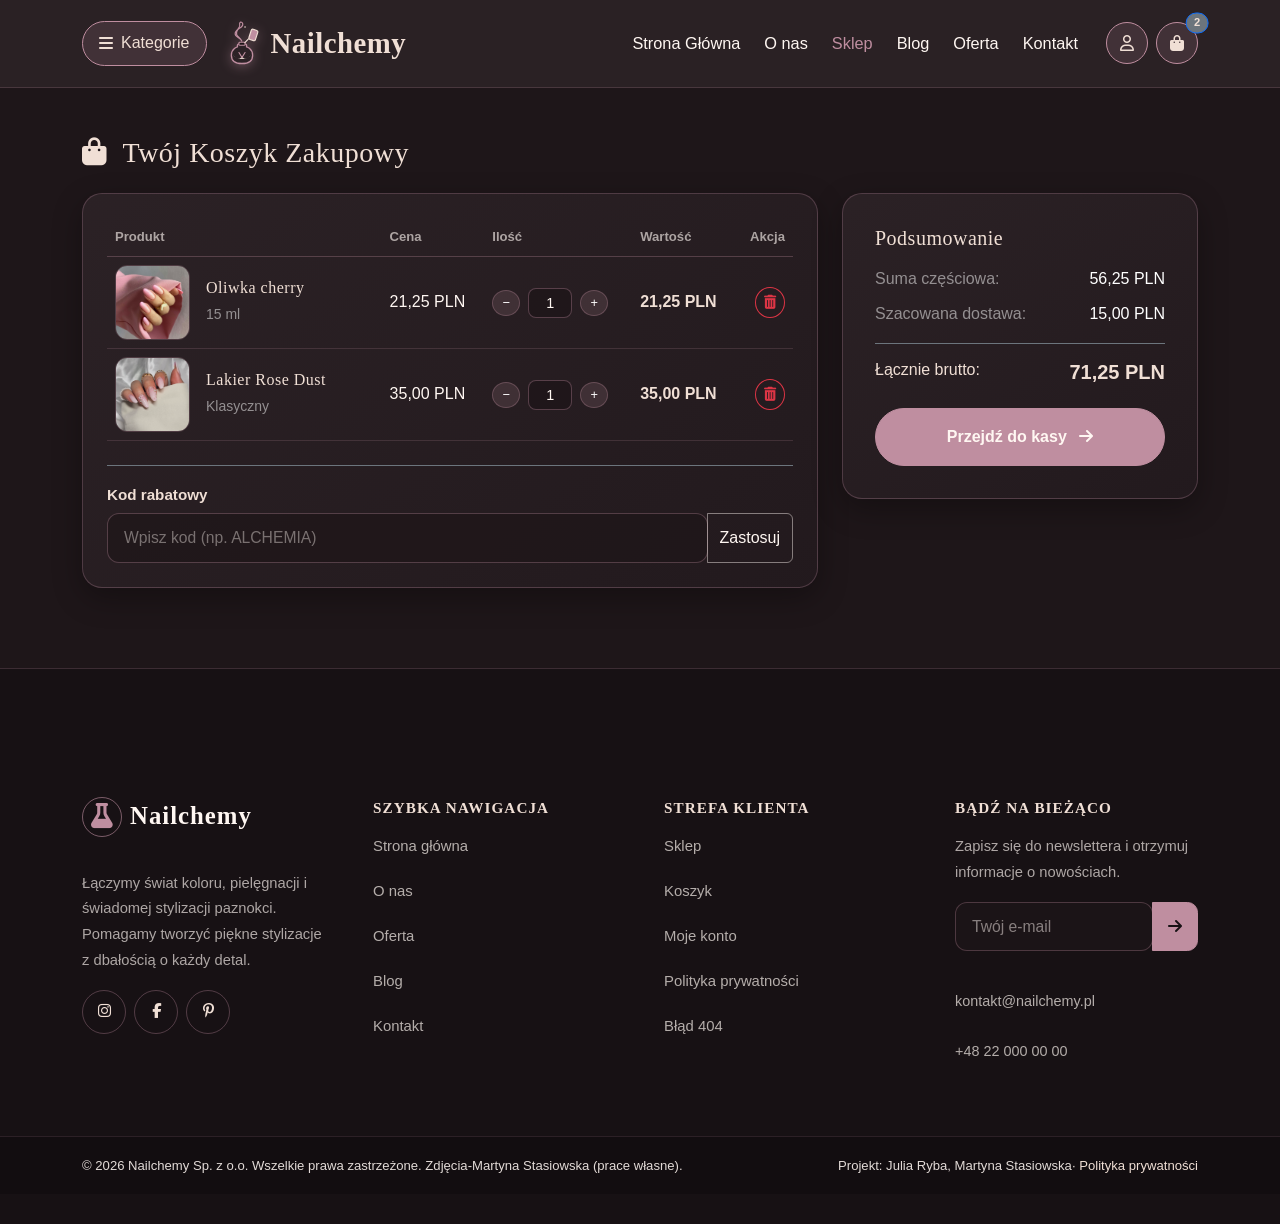
<file: koszyk.html>
<!DOCTYPE html>
<html lang="pl">
<head>
    <meta charset="UTF-8">
    <meta name="viewport" content="width=device-width, initial-scale=1.0">
    <title>Koszyk – Nailchemy</title>
    <meta name="description" content="Sprawdź produkty dodane do koszyka Nailchemy i przejdź do realizacji zamówienia.">

    <!-- Bootstrap 5 CSS -->
    <link href="https://cdn.jsdelivr.net/npm/bootstrap@5.3.2/dist/css/bootstrap.min.css" rel="stylesheet">
    <!-- FontAwesome -->
    <link rel="stylesheet" href="https://cdnjs.cloudflare.com/ajax/libs/font-awesome/6.4.2/css/all.min.css">
    <!-- Google Fonts -->
    <link rel="preconnect" href="https://fonts.googleapis.com">
    <link rel="preconnect" href="https://fonts.gstatic.com" crossorigin>
    <!-- Style całej strony (jeden wspólny plik) -->
    <link rel="stylesheet" href="css/style.css">

    <meta property="og:type" content="website">
    <meta property="og:title" content="Koszyk – Nailchemy">
    <meta property="og:description" content="Sprawdź produkty dodane do koszyka Nailchemy i przejdź do realizacji zamówienia.">
    <meta property="og:image" content="https://images.unsplash.com/photo-1632345031435-8727f6897d53?auto=format&amp;fit=crop&amp;w=1200&amp;q=80">
<script type="application/ld+json">{"@context": "https://schema.org", "@type": "WebPage", "name": "Koszyk – Nailchemy", "description": "Sprawdź produkty dodane do koszyka Nailchemy i przejdź do realizacji zamówienia.", "publisher": {"@type": "Organization", "name": "Nailchemy Sp. z o.o."}}</script>
</head>
<body data-page="cart">

    <!-- NAVBAR + panele Kategorie / Koszyk (wstawiane przez js/navbar.js) -->
    <script src="js/navbar.js"></script>

    <!-- ===== TREŚĆ STRONY ===== -->
        <main class="container py-5 cart-page">
            <h1 class="h3 text-accent mb-4"><i class="fa-solid fa-bag-shopping me-2"></i> Twój Koszyk Zakupowy</h1>
            <div class="row g-4">
                <div class="col-lg-8">
                    <div class="sticky-summary-box p-4 cart-items-panel">
                        <div class="table-responsive">
                            <table class="table cart-table align-middle mb-0">
                                <thead><tr><th>Produkt</th><th>Cena</th><th>Ilość</th><th>Wartość</th><th class="text-end">Akcja</th></tr></thead>
                                <tbody id="cartPageItems"></tbody>
                            </table>
                        </div>
                        <div class="mt-4 pt-3 border-top border-secondary">
                            <label class="form-label text-accent small fw-bold">Kod rabatowy</label>
                            <div class="input-group">
                                <input type="text" class="form-control" placeholder="Wpisz kod (np. ALCHEMIA)">
                                <button class="btn btn-outline-light" type="button" onclick="showNotification('Kod rabatowy został zastosowany!')">Zastosuj</button>
                            </div>
                        </div>
                    </div>
                </div>
                <div class="col-lg-4">
                    <div class="sticky-summary-box cart-summary-panel">
                        <h4 class="h5 text-accent mb-3">Podsumowanie</h4>
                        <div class="d-flex justify-content-between mb-2 text-white-50"><span>Suma częściowa:</span><span class="text-white" id="cartPageSubtotal">0,00 PLN</span></div>
                        <div class="d-flex justify-content-between mb-3 pb-3 border-bottom border-secondary text-white-50"><span>Szacowana dostawa:</span><span class="text-white">15,00 PLN</span></div>
                        <div class="d-flex justify-content-between mb-4"><span class="h6 text-accent mb-0">Łącznie brutto:</span><span class="h5 text-accent fw-bold mb-0" id="cartPageTotal">15,00 PLN</span></div>
                        <button id="cartCheckoutButton" class="btn btn-alchemy-primary cart-action-button w-100 rounded-pill py-3" onclick="location.href='zamowienie.html'">Przejdź do kasy <i class="fa-solid fa-arrow-right ms-2"></i></button>
                    </div>
                </div>
            </div>
        </main>

    <!-- STOPKA (wstawiana przez js/footer.js) -->
    <script src="js/footer.js"></script>

    <!-- Bootstrap 5 JS -->
    <script src="https://cdn.jsdelivr.net/npm/bootstrap@5.3.2/dist/js/bootstrap.bundle.min.js"></script>
    <!-- Wspólne skrypty (modal powiadomień, helpery) -->
    <script src="js/main.js"></script>
    <script src="js/cart.js"></script>
</body>
</html>
</file>
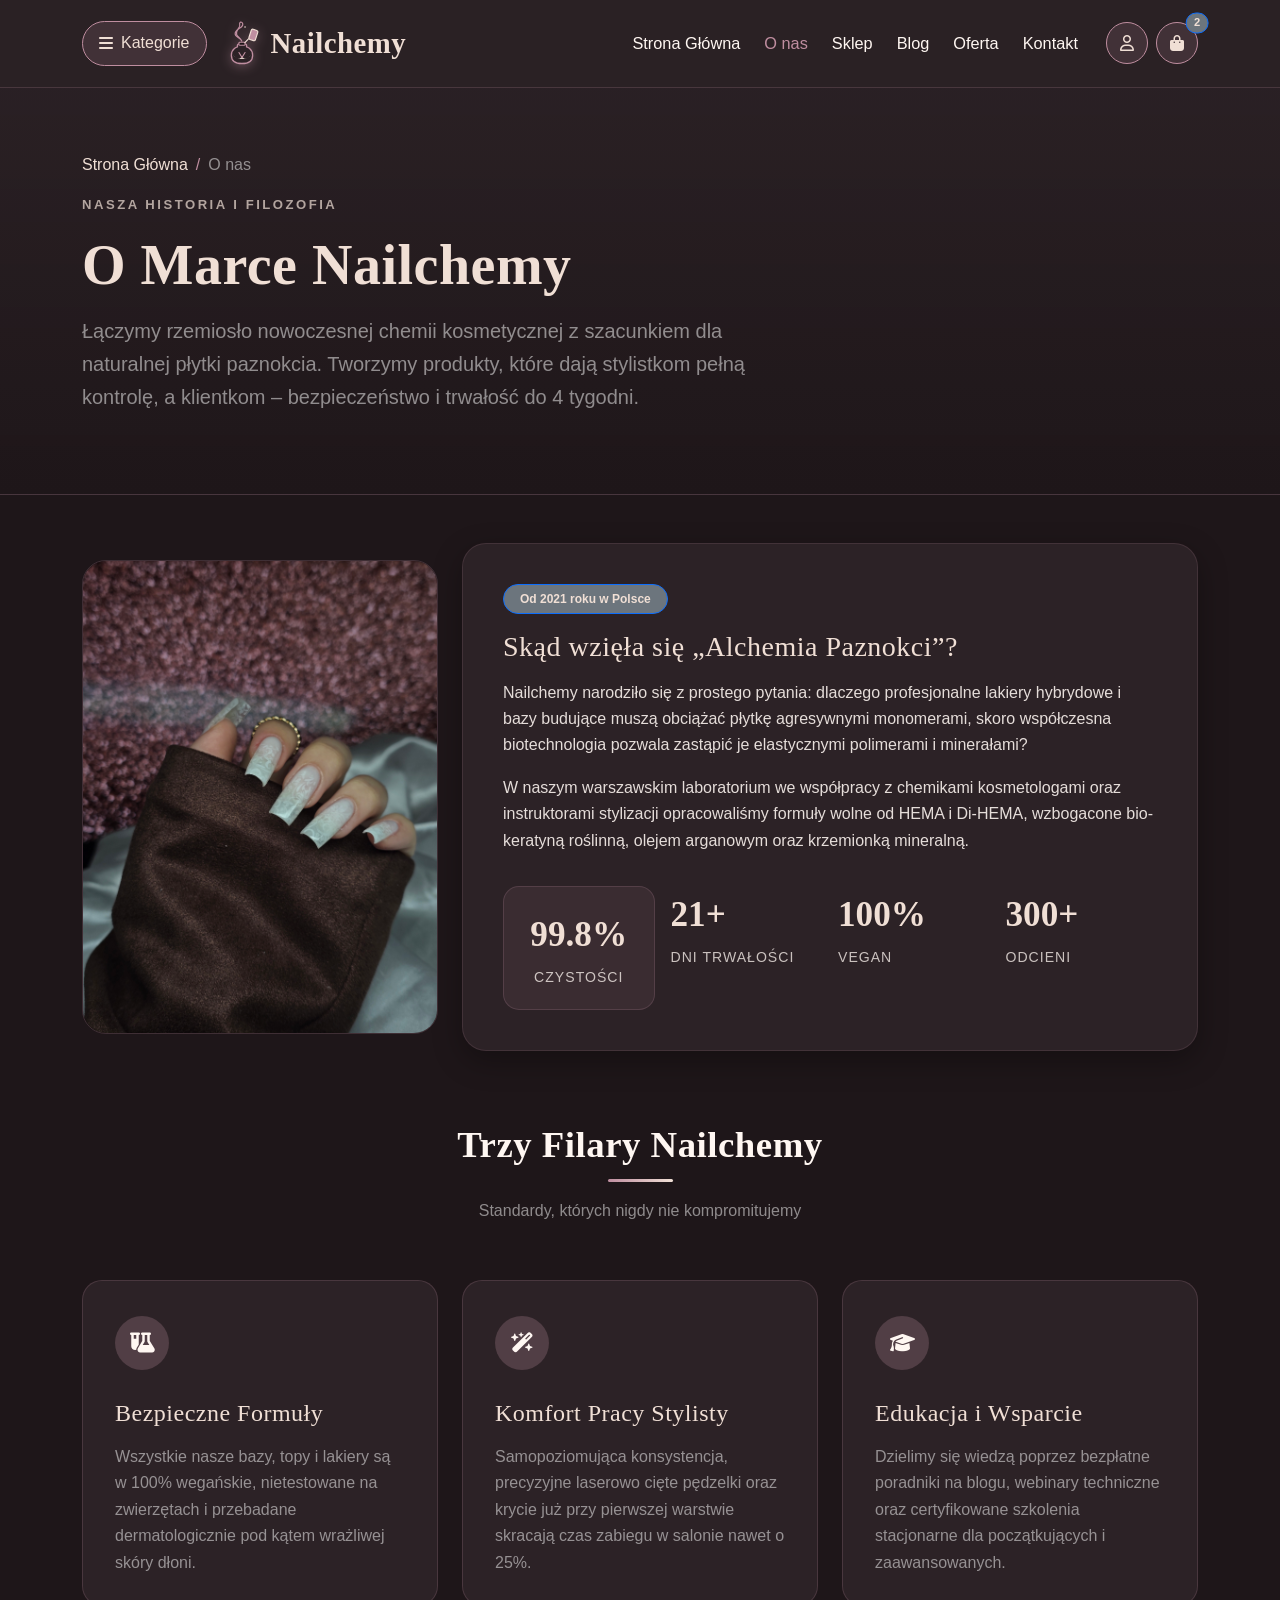
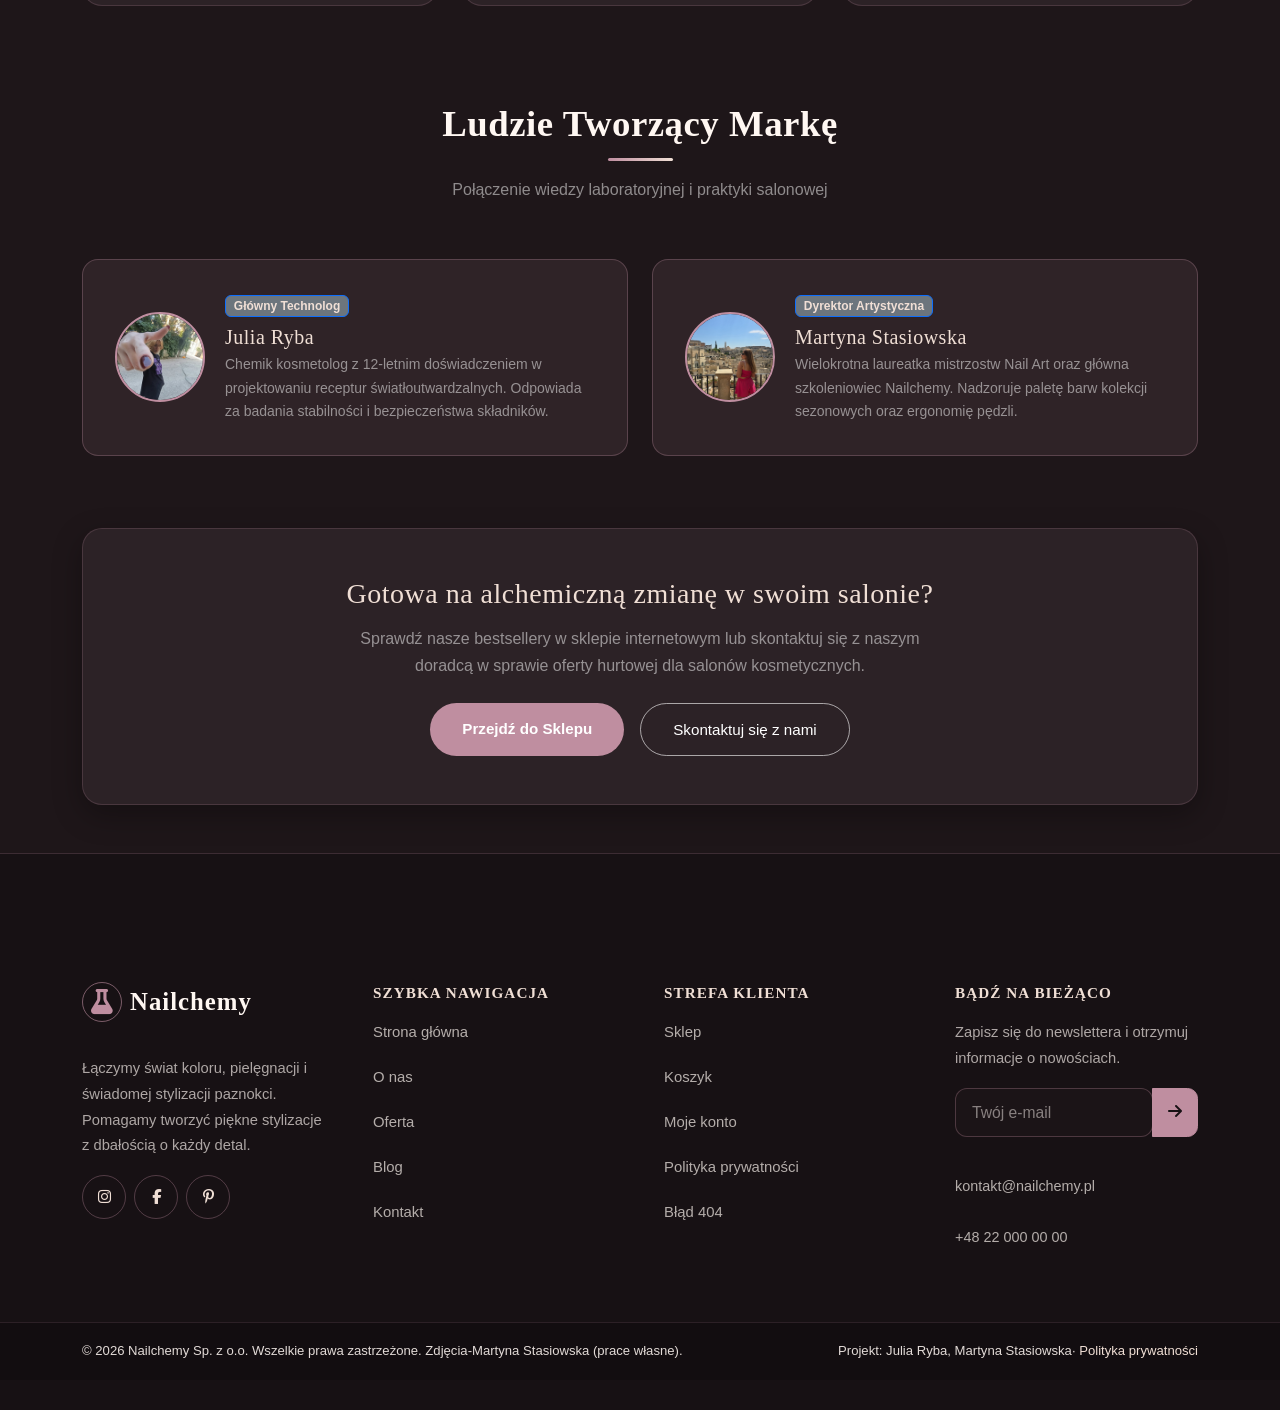
<file: o-nas.html>
<!DOCTYPE html>
<html lang="pl">
<head>
    <meta charset="UTF-8">
    <meta name="viewport" content="width=device-width, initial-scale=1.0">
    <title>O nas – Nailchemy</title>
    <meta name="description" content="Poznaj historię marki Nailchemy, naszą filozofię czystego składu, laboratorium oraz zespół ekspertów stylizacji paznokci.">

    <link href="https://cdn.jsdelivr.net/npm/bootstrap@5.3.2/dist/css/bootstrap.min.css" rel="stylesheet">
    <link rel="stylesheet" href="https://cdnjs.cloudflare.com/ajax/libs/font-awesome/6.4.2/css/all.min.css">
    <link rel="preconnect" href="https://fonts.googleapis.com">
    <link rel="preconnect" href="https://fonts.gstatic.com" crossorigin>
    <link rel="stylesheet" href="css/style.css">

    <meta property="og:type" content="website">
    <meta property="og:title" content="O nas – Nailchemy">
    <meta property="og:description" content="Poznaj historię marki Nailchemy, naszą filozofię czystego składu oraz zespół ekspertów.">
    <meta property="og:image" content="https://images.unsplash.com/photo-1632345031435-8727f6897d53?auto=format&amp;fit=crop&amp;w=1200&amp;q=80">
</head>
<body data-page="about">

    <script src="js/navbar.js"></script>

    <header class="py-5" style="background: linear-gradient(180deg, rgba(44,34,38,0.85) 0%, var(--bg-dark) 100%); border-bottom: 1px solid rgba(191,142,160,0.2);">
        <div class="container py-3">
            <nav aria-label="breadcrumb" class="mb-3">
                <ol class="breadcrumb">
                    <li class="breadcrumb-item"><a href="index.html">Strona Główna</a></li>
                    <li class="breadcrumb-item active text-white-50" aria-current="page">O nas</li>
                </ol>
            </nav>
            <div class="hero-top-tag">NASZA HISTORIA I FILOZOFIA</div>
            <h1 class="display-4 fw-bold text-accent mb-3">O Marce Nailchemy</h1>
            <p class="lead text-white-50" style="max-width: 720px;">
                Łączymy rzemiosło nowoczesnej chemii kosmetycznej z szacunkiem dla naturalnej płytki paznokcia. Tworzymy produkty, które dają stylistkom pełną kontrolę, a klientkom – bezpieczeństwo i trwałość do 4 tygodni.
            </p>
        </div>
    </header>

    <main class="container py-5">
        <section class="mb-5">
            <div class="row g-4 align-items-center">
                <div class="col-lg-4">
                    <div class="about-img-container">
                        <img src="img/1.jpg" alt="Laboratorium i stylizacja Nailchemy">
                    </div>
                </div>
                <div class="col-lg-8">
                    <div class="about-content">
                        <span class="badge bg-secondary text-accent border border-primary mb-3 px-3 py-2 rounded-pill">Od 2021 roku w Polsce</span>
                        <h2 class="h3 text-accent mb-3">Skąd wzięła się „Alchemia Paznokci”?</h2>
                        <p>
                            Nailchemy narodziło się z prostego pytania: dlaczego profesjonalne lakiery hybrydowe i bazy budujące muszą obciążać płytkę agresywnymi monomerami, skoro współczesna biotechnologia pozwala zastąpić je elastycznymi polimerami i minerałami?
                        </p>
                        <p>
                            W naszym warszawskim laboratorium we współpracy z chemikami kosmetologami oraz instruktorami stylizacji opracowaliśmy formuły wolne od HEMA i Di-HEMA, wzbogacone bio-keratyną roślinną, olejem arganowym oraz krzemionką mineralną.
                        </p>
                        <div class="row g-3 mt-3">
                            <div class="col-6 col-sm-3"><div class="about-stat-box"><div class="about-stat-number">99.8%</div><div class="about-stat-label">Czystości</div></div></div>
                            <div class="col-6 col-sm-3"><div class="about-stat-number">21+</div><div class="about-stat-label">Dni Trwałości</div></div>
                            <div class="col-6 col-sm-3"><div class="about-stat-number">100%</div><div class="about-stat-label">Vegan</div></div>
                            <div class="col-6 col-sm-3"><div class="about-stat-number">300+</div><div class="about-stat-label">Odcieni</div></div>
                        </div>
                    </div>
                </div>
            </div>
        </section>

        <section class="py-4 mb-5">
            <div class="section-title-wrapper">
                <h2>Trzy Filary Nailchemy</h2>
                <p class="text-white-50 mt-2">Standardy, których nigdy nie kompromitujemy</p>
            </div>
            <div class="row g-4">
                <div class="col-md-4">
                    <div class="offer-card">
                        <div class="offer-icon-circle"><i class="fa-solid fa-flask-vial"></i></div>
                        <h3 class="h4 text-accent mb-3">Bezpieczne Formuły</h3>
                        <p class="text-white-50 mb-0">
                            Wszystkie nasze bazy, topy i lakiery są w 100% wegańskie, nietestowane na zwierzętach i przebadane dermatologicznie pod kątem wrażliwej skóry dłoni.
                        </p>
                    </div>
                </div>
                <div class="col-md-4">
                    <div class="offer-card">
                        <div class="offer-icon-circle"><i class="fa-solid fa-wand-magic-sparkles"></i></div>
                        <h3 class="h4 text-accent mb-3">Komfort Pracy Stylisty</h3>
                        <p class="text-white-50 mb-0">
                            Samopoziomująca konsystencja, precyzyjne laserowo cięte pędzelki oraz krycie już przy pierwszej warstwie skracają czas zabiegu w salonie nawet o 25%.
                        </p>
                    </div>
                </div>
                <div class="col-md-4">
                    <div class="offer-card">
                        <div class="offer-icon-circle"><i class="fa-solid fa-graduation-cap"></i></div>
                        <h3 class="h4 text-accent mb-3">Edukacja i Wsparcie</h3>
                        <p class="text-white-50 mb-0">
                            Dzielimy się wiedzą poprzez bezpłatne poradniki na blogu, webinary techniczne oraz certyfikowane szkolenia stacjonarne dla początkujących i zaawansowanych.
                        </p>
                    </div>
                </div>
            </div>
        </section>

        <section class="py-4 mb-5">
            <div class="section-title-wrapper">
                <h2>Ludzie Tworzący Markę</h2>
                <p class="text-white-50 mt-2">Połączenie wiedzy laboratoryjnej i praktyki salonowej</p>
            </div>
            <div class="row g-4">
                <div class="col-md-6">
                    <div class="author-box my-0 h-100">
                        <img src="img/jula.jpeg" class="author-avatar" alt="Dr Katarzyna Alchemiczna">
                        <div>
                            <span class="badge bg-secondary text-accent border border-primary mb-2">Główny Technolog</span>
                            <h3 class="h5 text-accent mb-1">Julia Ryba</h3>
                            <p class="mb-0 text-white-50 small">
                                Chemik kosmetolog z 12-letnim doświadczeniem w projektowaniu receptur światłoutwardzalnych. Odpowiada za badania stabilności i bezpieczeństwa składników.
                            </p>
                        </div>
                    </div>
                </div>
                <div class="col-md-6">
                    <div class="author-box my-0 h-100">
                        <img src="img/marti.jpg" class="author-avatar" alt="Aleksandra Nowak">
                        <div>
                            <span class="badge bg-secondary text-accent border border-primary mb-2">Dyrektor Artystyczna</span>
                            <h3 class="h5 text-accent mb-1">Martyna Stasiowska</h3>
                            <p class="mb-0 text-white-50 small">
                                Wielokrotna laureatka mistrzostw Nail Art oraz główna szkoleniowiec Nailchemy. Nadzoruje paletę barw kolekcji sezonowych oraz ergonomię pędzli.
                            </p>
                        </div>
                    </div>
                </div>
            </div>
        </section>

        <section class="sidebar-box text-center p-5 mb-0">
            <h2 class="h3 text-accent mb-3">Gotowa na alchemiczną zmianę w swoim salonie?</h2>
            <p class="text-white-50 mx-auto mb-4" style="max-width: 600px;">
                Sprawdź nasze bestsellery w sklepie internetowym lub skontaktuj się z naszym doradcą w sprawie oferty hurtowej dla salonów kosmetycznych.
            </p>
            <div class="d-flex flex-wrap justify-content-center gap-3">
                <a href="sklep.html" class="btn-hero-solid">Przejdź do Sklepu</a>
                <a href="kontakt.html" class="btn-hero-outline">Skontaktuj się z nami</a>
            </div>
        </section>
    </main>

    <script src="js/footer.js"></script>
    <script src="https://cdn.jsdelivr.net/npm/bootstrap@5.3.2/dist/js/bootstrap.bundle.min.js"></script>
    <script src="js/main.js"></script>
    <script src="js/cart.js"></script>
</body>
</html>
</file>
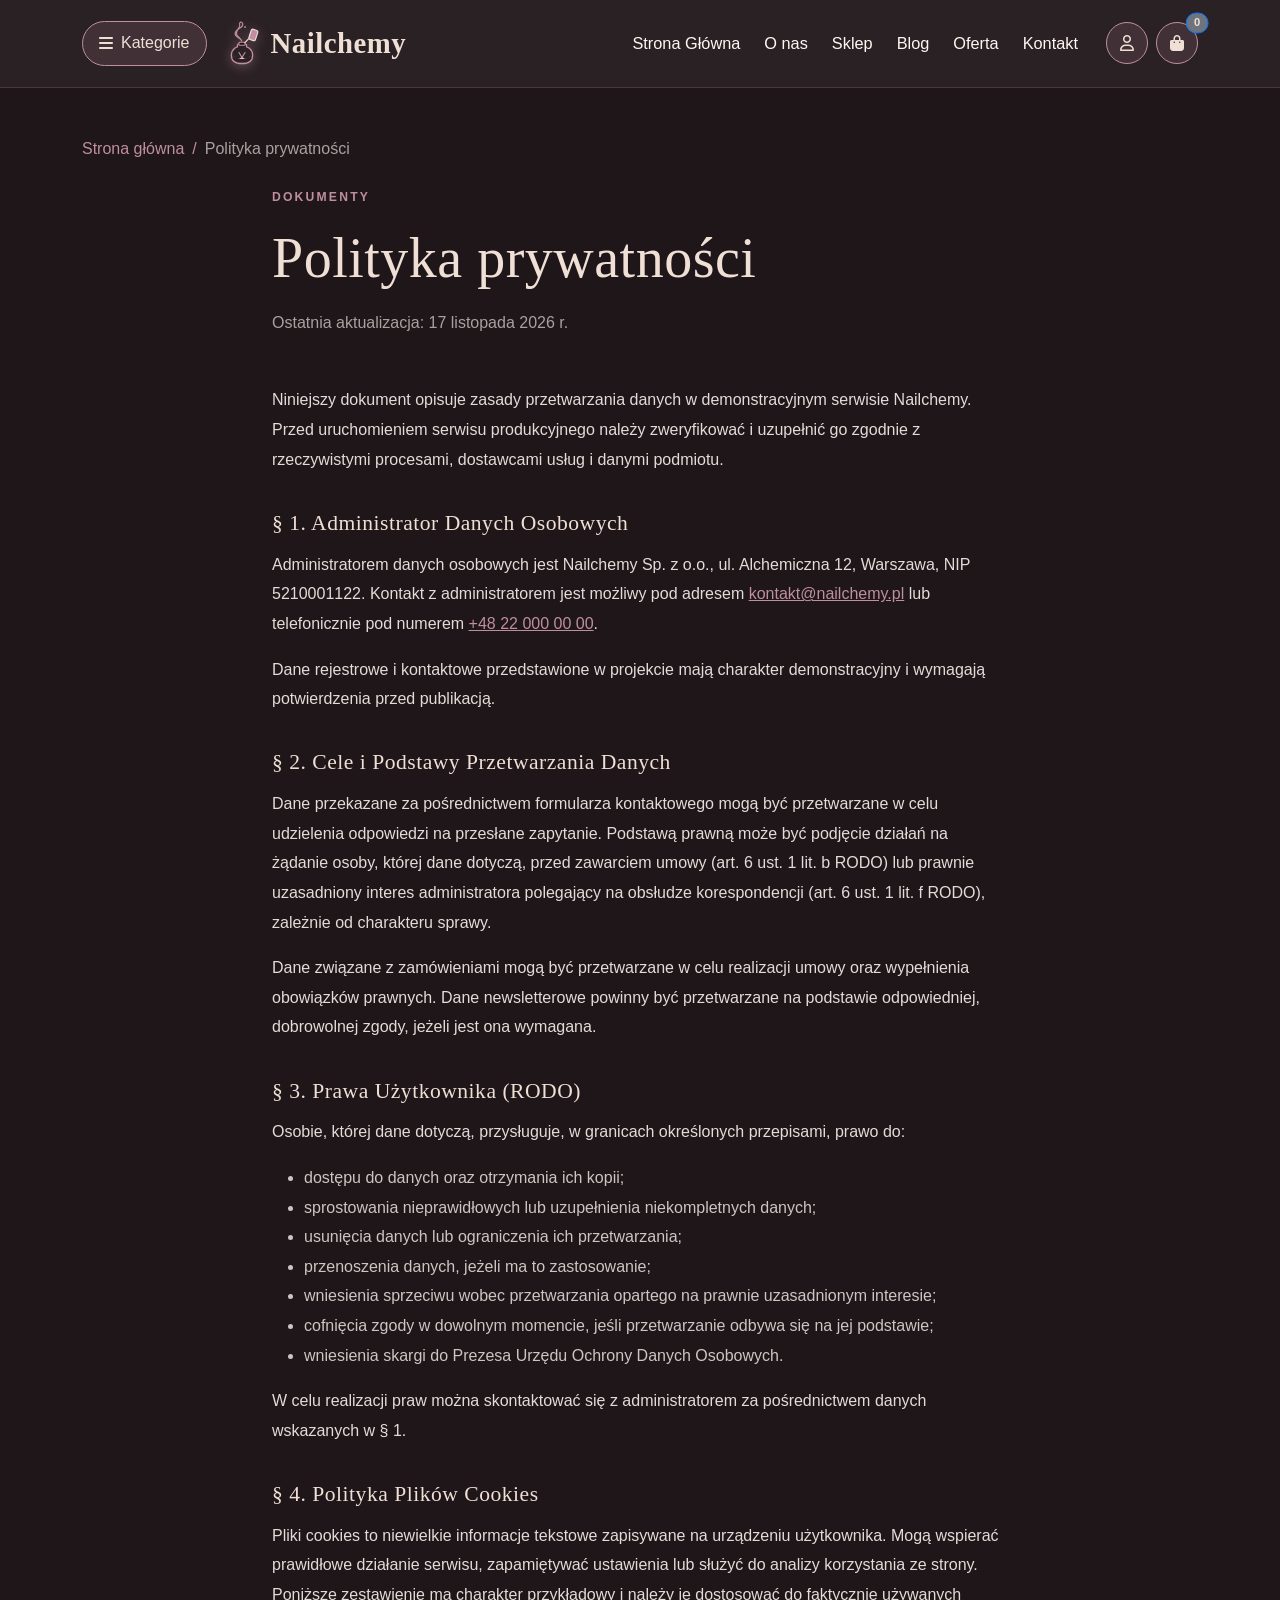
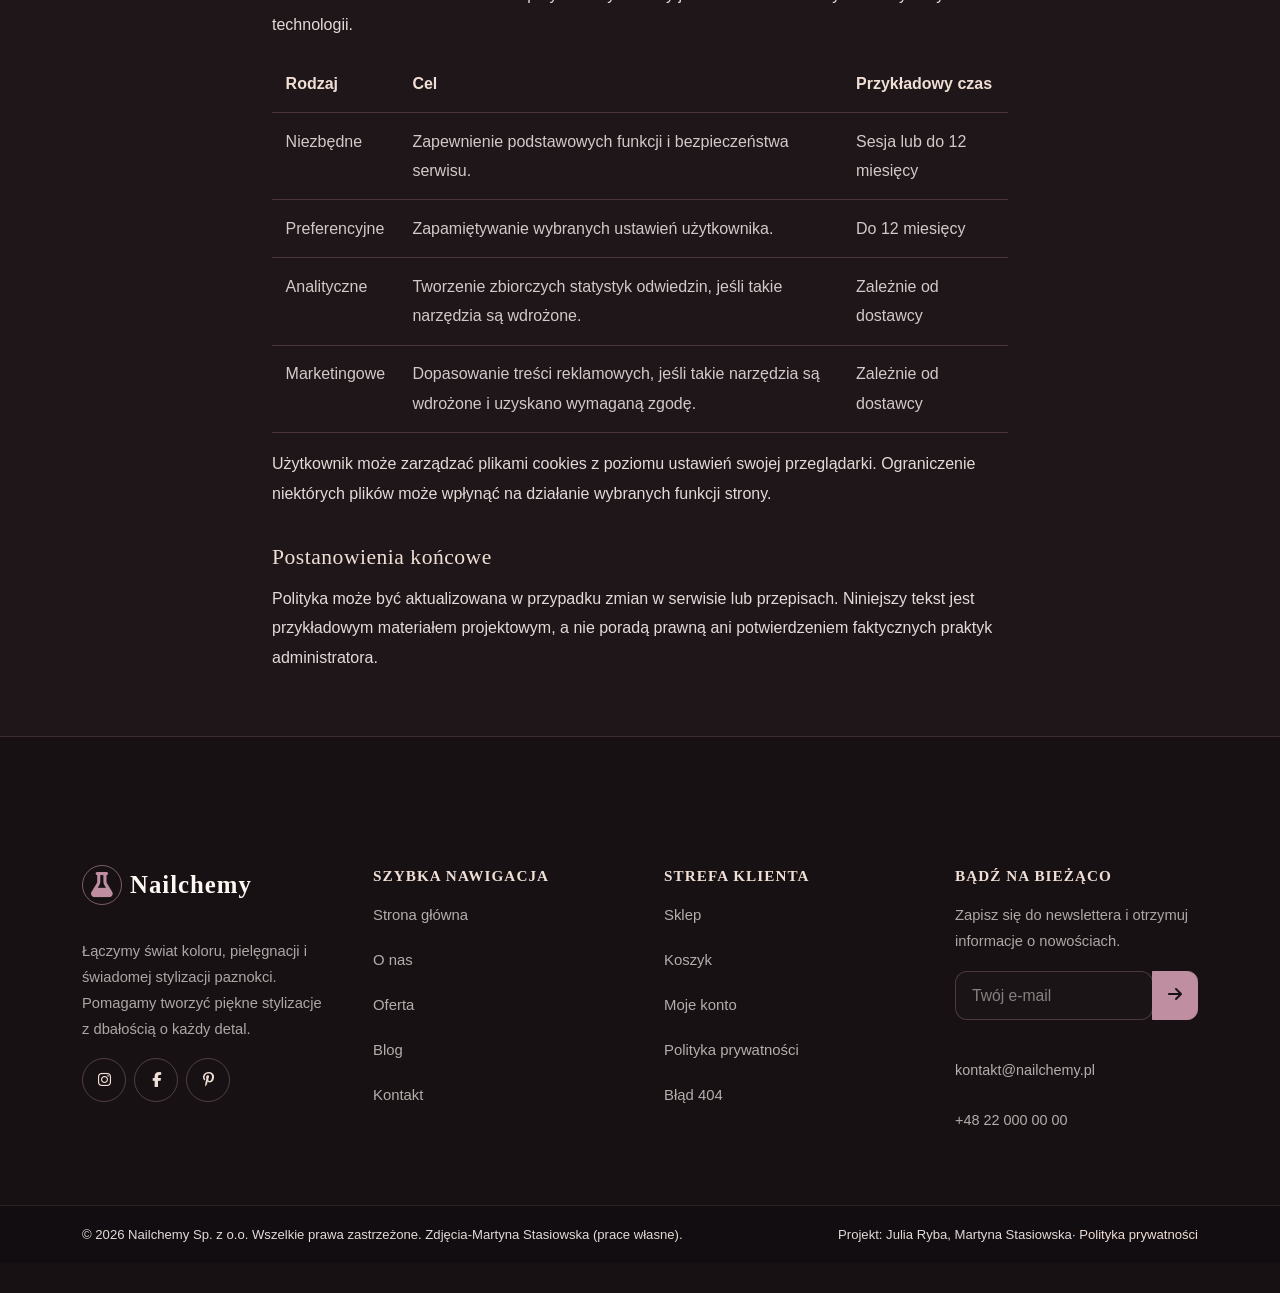
<file: polityka-prywatnosci.html>
<!DOCTYPE html>
<html lang="pl">
<head>
  <meta charset="UTF-8"><meta name="viewport" content="width=device-width, initial-scale=1.0">
  <title>Polityka prywatności – Nailchemy</title><meta name="description" content="Polityka prywatności serwisu Nailchemy. Informacje o administratorze, celach przetwarzania, prawach użytkownika i plikach cookies.">
  <meta property="og:type" content="website"><meta property="og:title" content="Polityka prywatności – Nailchemy"><meta property="og:description" content="Zasady przetwarzania danych i wykorzystywania plików cookies w serwisie Nailchemy."><meta property="og:image" content="https://images.unsplash.com/photo-1632345031435-8727f6897d53?auto=format&fit=crop&w=1200&q=80">
  <link href="https://cdn.jsdelivr.net/npm/bootstrap@5.3.2/dist/css/bootstrap.min.css" rel="stylesheet"><link rel="stylesheet" href="https://cdnjs.cloudflare.com/ajax/libs/font-awesome/6.4.2/css/all.min.css"><link rel="stylesheet" href="css/style.css">
  <script type="application/ld+json">{"@context":"https://schema.org","@type":"WebPage","name":"Polityka prywatności – Nailchemy","publisher":{"@type":"Organization","name":"Nailchemy Sp. z o.o."}}</script>
</head>
<body data-page="privacy">
<script src="js/navbar.js"></script>
<main class="helper-page privacy-page"><div class="container py-5">
  <nav aria-label="Nawigacja okruszkowa" class="mb-4"><ol class="breadcrumb helper-breadcrumb"><li class="breadcrumb-item"><a href="index.html">Strona główna</a></li><li class="breadcrumb-item active" aria-current="page">Polityka prywatności</li></ol></nav>
  <div class="row"><article class="col-12 col-lg-8 mx-auto privacy-article">
    <header class="helper-page-header mb-5"><p class="helper-eyebrow">DOKUMENTY</p><h1>Polityka prywatności</h1><p class="helper-muted">Ostatnia aktualizacja: 17 listopada 2026 r.</p></header>
    <p>Niniejszy dokument opisuje zasady przetwarzania danych w demonstracyjnym serwisie Nailchemy. Przed uruchomieniem serwisu produkcyjnego należy zweryfikować i uzupełnić go zgodnie z rzeczywistymi procesami, dostawcami usług i danymi podmiotu.</p>
    <section><h2>§ 1. Administrator Danych Osobowych</h2><p>Administratorem danych osobowych jest Nailchemy Sp. z o.o., ul. Alchemiczna 12, Warszawa, NIP 5210001122. Kontakt z administratorem jest możliwy pod adresem <a href="mailto:kontakt@nailchemy.pl">kontakt@nailchemy.pl</a> lub telefonicznie pod numerem <a href="tel:+48220000000">+48 22 000 00 00</a>.</p><p>Dane rejestrowe i kontaktowe przedstawione w projekcie mają charakter demonstracyjny i wymagają potwierdzenia przed publikacją.</p></section>
    <section><h2>§ 2. Cele i Podstawy Przetwarzania Danych</h2><p>Dane przekazane za pośrednictwem formularza kontaktowego mogą być przetwarzane w celu udzielenia odpowiedzi na przesłane zapytanie. Podstawą prawną może być podjęcie działań na żądanie osoby, której dane dotyczą, przed zawarciem umowy (art. 6 ust. 1 lit. b RODO) lub prawnie uzasadniony interes administratora polegający na obsłudze korespondencji (art. 6 ust. 1 lit. f RODO), zależnie od charakteru sprawy.</p><p>Dane związane z zamówieniami mogą być przetwarzane w celu realizacji umowy oraz wypełnienia obowiązków prawnych. Dane newsletterowe powinny być przetwarzane na podstawie odpowiedniej, dobrowolnej zgody, jeżeli jest ona wymagana.</p></section>
    <section><h2>§ 3. Prawa Użytkownika (RODO)</h2><p>Osobie, której dane dotyczą, przysługuje, w granicach określonych przepisami, prawo do:</p><ul><li>dostępu do danych oraz otrzymania ich kopii;</li><li>sprostowania nieprawidłowych lub uzupełnienia niekompletnych danych;</li><li>usunięcia danych lub ograniczenia ich przetwarzania;</li><li>przenoszenia danych, jeżeli ma to zastosowanie;</li><li>wniesienia sprzeciwu wobec przetwarzania opartego na prawnie uzasadnionym interesie;</li><li>cofnięcia zgody w dowolnym momencie, jeśli przetwarzanie odbywa się na jej podstawie;</li><li>wniesienia skargi do Prezesa Urzędu Ochrony Danych Osobowych.</li></ul><p>W celu realizacji praw można skontaktować się z administratorem za pośrednictwem danych wskazanych w § 1.</p></section>
    <section><h2>§ 4. Polityka Plików Cookies</h2><p>Pliki cookies to niewielkie informacje tekstowe zapisywane na urządzeniu użytkownika. Mogą wspierać prawidłowe działanie serwisu, zapamiętywać ustawienia lub służyć do analizy korzystania ze strony. Poniższe zestawienie ma charakter przykładowy i należy je dostosować do faktycznie używanych technologii.</p>
      <div class="table-responsive"><table class="table privacy-cookies-table"><thead><tr><th scope="col">Rodzaj</th><th scope="col">Cel</th><th scope="col">Przykładowy czas</th></tr></thead><tbody><tr><td>Niezbędne</td><td>Zapewnienie podstawowych funkcji i bezpieczeństwa serwisu.</td><td>Sesja lub do 12 miesięcy</td></tr><tr><td>Preferencyjne</td><td>Zapamiętywanie wybranych ustawień użytkownika.</td><td>Do 12 miesięcy</td></tr><tr><td>Analityczne</td><td>Tworzenie zbiorczych statystyk odwiedzin, jeśli takie narzędzia są wdrożone.</td><td>Zależnie od dostawcy</td></tr><tr><td>Marketingowe</td><td>Dopasowanie treści reklamowych, jeśli takie narzędzia są wdrożone i uzyskano wymaganą zgodę.</td><td>Zależnie od dostawcy</td></tr></tbody></table></div>
      <p>Użytkownik może zarządzać plikami cookies z poziomu ustawień swojej przeglądarki. Ograniczenie niektórych plików może wpłynąć na działanie wybranych funkcji strony.</p>
    </section>
    <section><h2>Postanowienia końcowe</h2><p>Polityka może być aktualizowana w przypadku zmian w serwisie lub przepisach. Niniejszy tekst jest przykładowym materiałem projektowym, a nie poradą prawną ani potwierdzeniem faktycznych praktyk administratora.</p></section>
  </article></div>
</div></main>
<script src="js/footer.js"></script><script src="https://cdn.jsdelivr.net/npm/bootstrap@5.3.2/dist/js/bootstrap.bundle.min.js"></script><script src="js/main.js"></script>
</body></html>
</file>
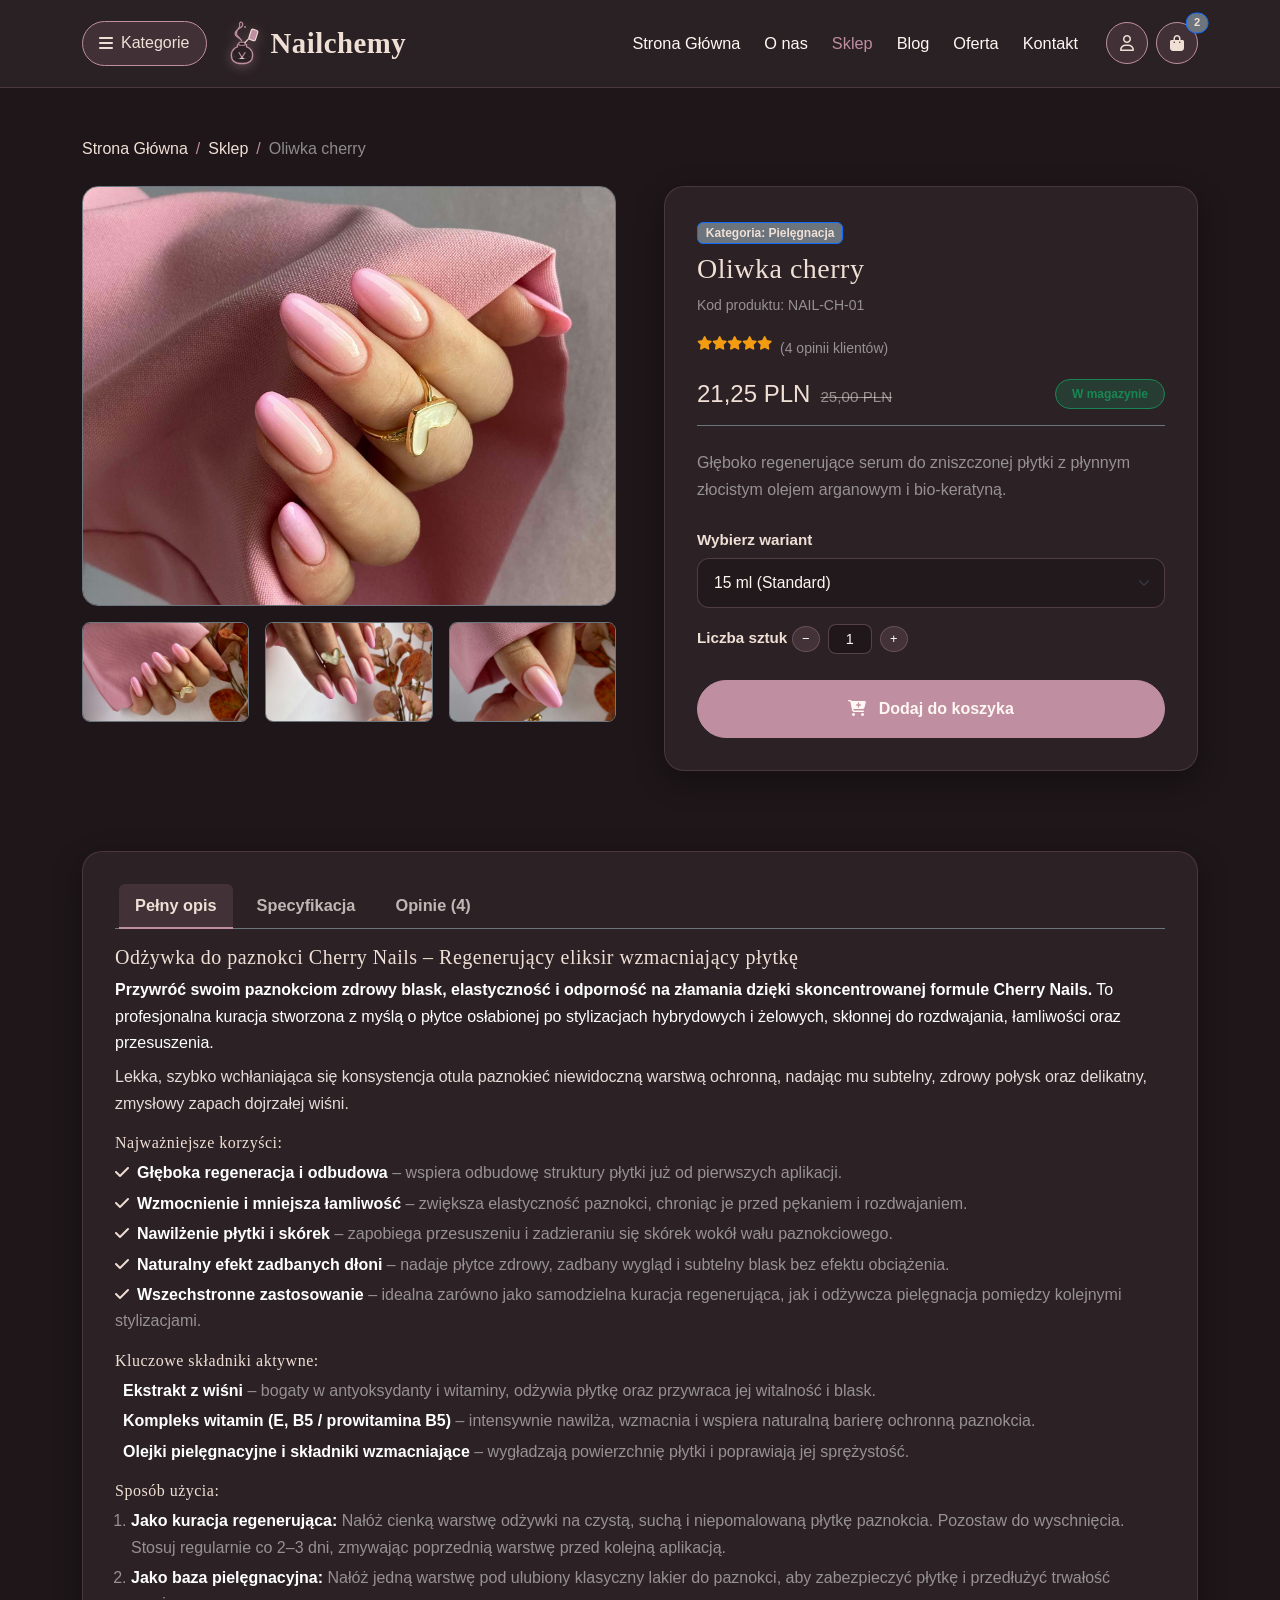
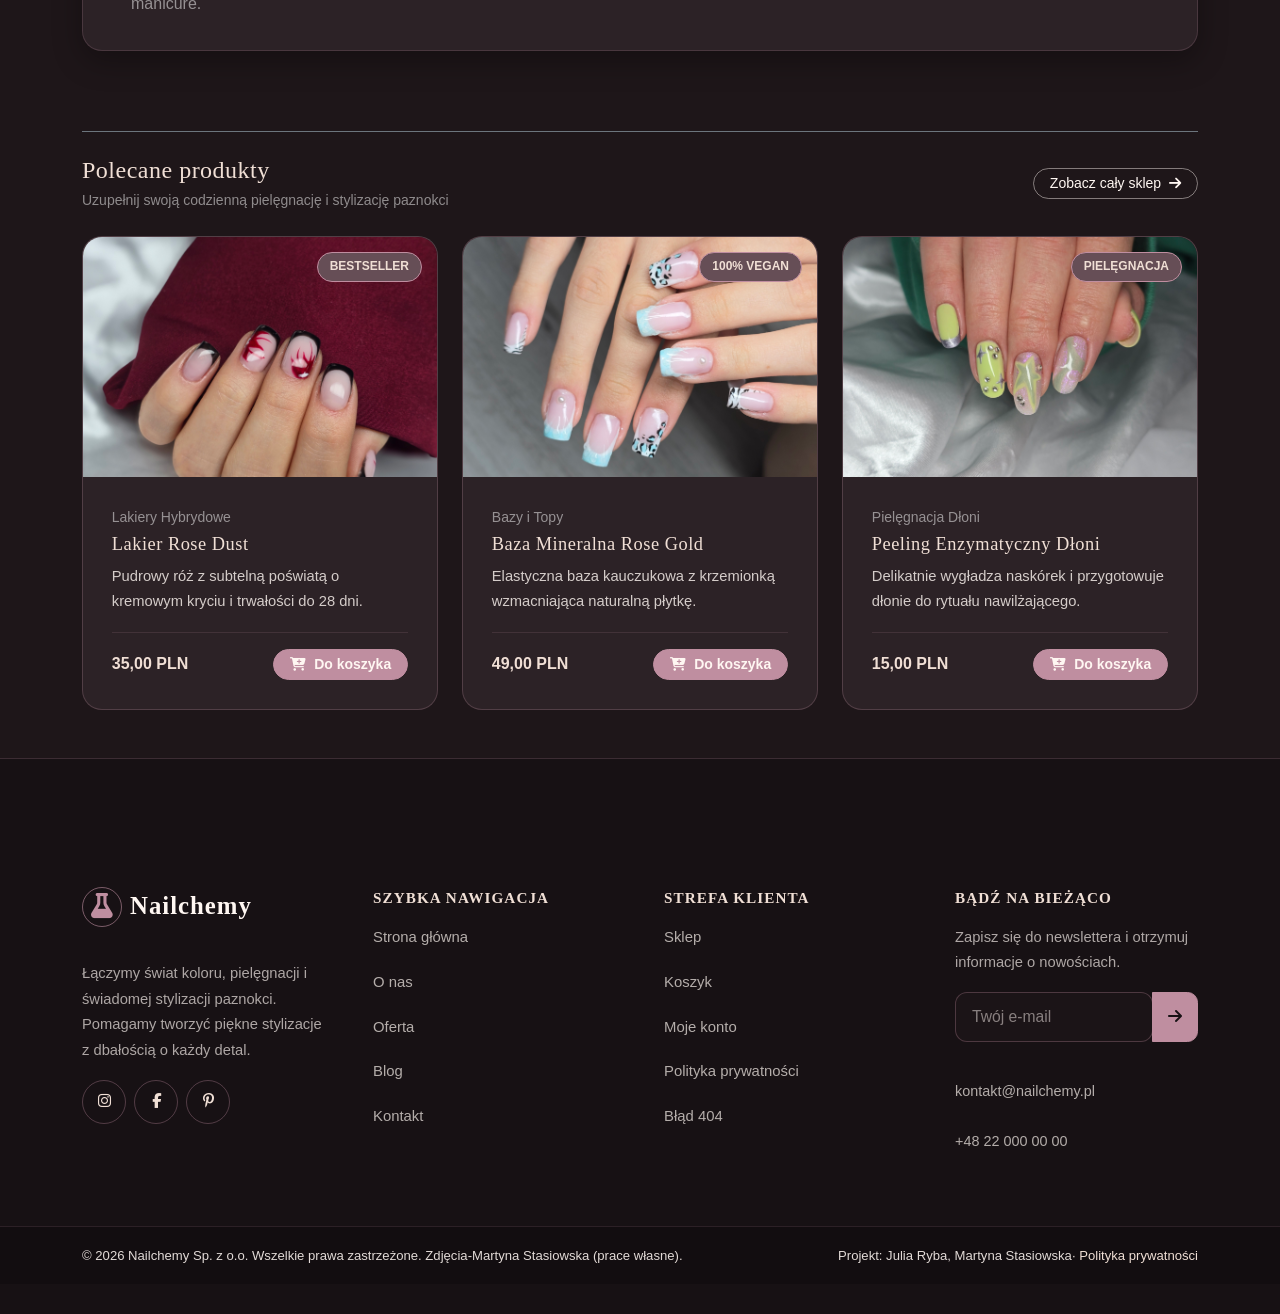
<file: produkt.html>
<!DOCTYPE html>
<html lang="pl">
<head>
    <meta charset="UTF-8">
    <meta name="viewport" content="width=device-width, initial-scale=1.0">
    <title>Oliwka cherry</title>
    <meta name="description" content="Poznaj Eliksir Keratynowy #1 – serum do pielęgnacji i regeneracji paznokci.">

    <!-- Bootstrap 5 CSS -->
    <link href="https://cdn.jsdelivr.net/npm/bootstrap@5.3.2/dist/css/bootstrap.min.css" rel="stylesheet">
    <!-- FontAwesome -->
    <link rel="stylesheet" href="https://cdnjs.cloudflare.com/ajax/libs/font-awesome/6.4.2/css/all.min.css">
    <!-- Google Fonts -->
    <link rel="preconnect" href="https://fonts.googleapis.com">
    <link rel="preconnect" href="https://fonts.gstatic.com" crossorigin>
    <!-- Style całej strony (jeden wspólny plik) -->
    <link rel="stylesheet" href="css/style.css">

    <meta property="og:type" content="website">
    <meta property="og:title" content="Eliksir Keratynowy #1 – Nailchemy">
    <meta property="og:description" content="Poznaj Eliksir Keratynowy #1 – serum do pielęgnacji i regeneracji paznokci.">
    <meta property="og:image" content="https://images.unsplash.com/photo-1632345031435-8727f6897d53?auto=format&amp;fit=crop&amp;w=1200&amp;q=80">
    <script type="application/ld+json">{"@context": "https://schema.org", "@type": "Product", "name": "Eliksir Keratynowy #1", "brand": {"@type": "Brand", "name": "Nailchemy"}, "description": "Serum do pielęgnacji paznokci.", "offers": {"@type": "Offer", "price": "89.00", "priceCurrency": "PLN", "availability": "https://schema.org/InStock"}}</script>
</head>
<body data-page="product">

    <!-- NAVBAR + panele Kategorie / Koszyk (wstawiane przez js/navbar.js) -->
    <script src="js/navbar.js"></script>

    <!-- ===== TREŚĆ STRONY ===== -->
    <main class="container py-5">
        <nav aria-label="breadcrumb" class="mb-4">
            <ol class="breadcrumb">
                <li class="breadcrumb-item"><a href="index.html">Strona Główna</a></li>
                <li class="breadcrumb-item"><a href="sklep.html">Sklep</a></li>
                <li class="breadcrumb-item active text-white-50" aria-current="page">Oliwka cherry</li>
            </ol>
        </nav>

        <div class="row g-5">
            <!-- Kolumna Wizualna (Galeria) -->
            <div class="col-lg-6">
                <div class="mb-3 rounded-4 overflow-hidden border border-secondary" style="height: 420px; background: var(--bg-card);">
                    <img src="img/21.jpeg" alt="Main" class="w-100 h-100 object-fit-cover">
                </div>
                <div class="row g-3">
                    <div class="col-4">
                        <div class="rounded-3 overflow-hidden border border-secondary" style="height: 100px;">
                            <img src="img/22.jpeg" class="w-100 h-100 object-fit-cover" alt="Kosmetyk do pielęgnacji paznokci">
                        </div>
                    </div>
                    <div class="col-4">
                        <div class="rounded-3 overflow-hidden border border-secondary" style="height: 100px;">
                            <img src="img/23.jpeg" class="w-100 h-100 object-fit-cover" alt="Kolorowy manicure hybrydowy">
                        </div>
                    </div>
                    <div class="col-4">
                        <div class="rounded-3 overflow-hidden border border-secondary" style="height: 100px;">
                            <img src="img/24.jpeg" class="w-100 h-100 object-fit-cover" style="object-position: 75% 60%; transform: scale(1);" alt="KCIUK">
                        </div>
                    </div>
                </div>
            </div>

            <!-- Kolumna Zakupowa -->
            <div class="col-lg-6">
                <div class="sticky-summary-box">
                    <span class="badge bg-secondary text-accent border border-primary mb-2">Kategoria: Pielęgnacja</span>
                    <h1 class="h3 text-accent mb-2">Oliwka cherry</h1>
                    <p class="text-white-50 small mb-3">Kod produktu: NAIL-CH-01</p>

                    <div class="d-flex align-items-center gap-2 mb-3">
                        <div class="product-rating"><i class="fa-solid fa-star"></i><i class="fa-solid fa-star"></i><i class="fa-solid fa-star"></i><i class="fa-solid fa-star"></i><i class="fa-solid fa-star"></i></div>
                        <span class="text-white-50 small">(<span id="ratingSummaryCount">4</span> opinii klientów)</span>
                    </div>

                    <div class="d-flex align-items-center justify-content-between mb-4 pb-3 border-bottom border-secondary">
                        <div class="product-price-box mb-0">
                            <span class="h4 text-accent mb-0">21,25 PLN</span>
                            <span class="product-old-price">25,00 PLN</span>
                        </div>
                        <span class="badge bg-success bg-opacity-25 text-success border border-success px-3 py-2 rounded-pill">W magazynie</span>
                    </div>

                    <p class="text-white-50 mb-4">Głęboko regenerujące serum do zniszczonej płytki z płynnym złocistym olejem arganowym i bio-keratyną.</p>

                    <div class="mb-3">
                        <label class="form-label text-accent small fw-bold">Wybierz wariant</label>
                        <select class="form-select"><option>15 ml (Standard)</option><option>30 ml (Salon)</option></select>
                    </div>
                    <div class="mb-4">
                        <label class="form-label text-accent small fw-bold" for="productQuantityInput">Liczba sztuk</label>
                        <div class="cart-quantity-control">
                            <button type="button" class="cart-qty-btn" data-product-qty-btn="minus" aria-label="Zmniejsz ilość">−</button>
                            <input id="productQuantityInput" type="number" class="cart-quantity-input" value="1" min="1" max="99" data-product-quantity aria-label="Liczba sztuk">
                            <button type="button" class="cart-qty-btn" data-product-qty-btn="plus" aria-label="Zwiększ ilość">+</button>
                        </div>
                    </div>
                    <button class="btn btn-alchemy-primary w-100 rounded-pill py-3" data-add-to-cart="eliksir-keratynowy">
                        <i class="fa-solid fa-cart-plus me-2"></i> Dodaj do koszyka
                    </button>
                </div>
            </div>
        </div>

        <!-- Zakładki informacyjne -->
        <div class="row mt-5">
            <div class="col-12">
                <div class="sticky-summary-box">
                    <ul class="nav nav-tabs border-bottom border-secondary mb-3" id="pTabs" role="tablist">
                        <li class="nav-item"><button class="nav-link active text-accent fw-bold" data-bs-toggle="tab" data-bs-target="#tab1" type="button">Pełny opis</button></li>
                        <li class="nav-item"><button class="nav-link text-white-50 fw-bold" data-bs-toggle="tab" data-bs-target="#tab2" type="button">Specyfikacja</button></li>
                        <li class="nav-item"><button class="nav-link text-white-50 fw-bold" data-bs-toggle="tab" data-bs-target="#tab3" type="button" id="reviewsTabBtn">Opinie (<span id="reviewsCount">4</span>)</button></li>
                    </ul>
                    <div class="tab-content text-white-50">
                        <div class="tab-pane fade show active" id="tab1">
                            <h2 class="h5 text-accent mb-2">Odżywka do paznokci Cherry Nails – Regenerujący eliksir wzmacniający płytkę</h2>

                            <p class="text-white mb-2">
                                <strong>Przywróć swoim paznokciom zdrowy blask, elastyczność i odporność na złamania dzięki skoncentrowanej formule Cherry Nails.</strong>
                                To profesjonalna kuracja stworzona z myślą o płytce osłabionej po stylizacjach hybrydowych i żelowych, skłonnej do rozdwajania, łamliwości oraz przesuszenia.
                            </p>

                            <p class="mb-3">
                                Lekka, szybko wchłaniająca się konsystencja otula paznokieć niewidoczną warstwą ochronną, nadając mu subtelny, zdrowy połysk oraz delikatny, zmysłowy zapach dojrzałej wiśni.
                            </p>

                            <h3 class="h6 text-accent mb-2">Najważniejsze korzyści:</h3>
                            <ul class="list-unstyled mb-3">
                                <li class="mb-1"><i class="fa-solid fa-check text-accent me-2"></i><strong class="text-white">Głęboka regeneracja i odbudowa</strong> – wspiera odbudowę struktury płytki już od pierwszych aplikacji.</li>
                                <li class="mb-1"><i class="fa-solid fa-check text-accent me-2"></i><strong class="text-white">Wzmocnienie i mniejsza łamliwość</strong> – zwiększa elastyczność paznokci, chroniąc je przed pękaniem i rozdwajaniem.</li>
                                <li class="mb-1"><i class="fa-solid fa-check text-accent me-2"></i><strong class="text-white">Nawilżenie płytki i skórek</strong> – zapobiega przesuszeniu i zadzieraniu się skórek wokół wału paznokciowego.</li>
                                <li class="mb-1"><i class="fa-solid fa-check text-accent me-2"></i><strong class="text-white">Naturalny efekt zadbanych dłoni</strong> – nadaje płytce zdrowy, zadbany wygląd i subtelny blask bez efektu obciążenia.</li>
                                <li class="mb-0"><i class="fa-solid fa-check text-accent me-2"></i><strong class="text-white">Wszechstronne zastosowanie</strong> – idealna zarówno jako samodzielna kuracja regenerująca, jak i odżywcza pielęgnacja pomiędzy kolejnymi stylizacjami.</li>
                            </ul>

                            <h3 class="h6 text-accent mb-2">Kluczowe składniki aktywne:</h3>
                            <ul class="list-unstyled mb-3">
                                <li class="mb-1"><i class="fa-solid fa-sparkles text-accent me-2"></i><strong class="text-white">Ekstrakt z wiśni</strong> – bogaty w antyoksydanty i witaminy, odżywia płytkę oraz przywraca jej witalność i blask.</li>
                                <li class="mb-1"><i class="fa-solid fa-sparkles text-accent me-2"></i><strong class="text-white">Kompleks witamin (E, B5 / prowitamina B5)</strong> – intensywnie nawilża, wzmacnia i wspiera naturalną barierę ochronną paznokcia.</li>
                                <li class="mb-0"><i class="fa-solid fa-sparkles text-accent me-2"></i><strong class="text-white">Olejki pielęgnacyjne i składniki wzmacniające</strong> – wygładzają powierzchnię płytki i poprawiają jej sprężystość.</li>
                            </ul>

                            <h3 class="h6 text-accent mb-2">Sposób użycia:</h3>
                            <ol class="ps-3 mb-0">
                                <li class="mb-1"><strong class="text-white">Jako kuracja regenerująca:</strong> Nałóż cienką warstwę odżywki na czystą, suchą i niepomalowaną płytkę paznokcia. Pozostaw do wyschnięcia. Stosuj regularnie co 2–3 dni, zmywając poprzednią warstwę przed kolejną aplikacją.</li>
                                <li class="mb-0"><strong class="text-white">Jako baza pielęgnacyjna:</strong> Nałóż jedną warstwę pod ulubiony klasyczny lakier do paznokci, aby zabezpieczyć płytkę i przedłużyć trwałość manicure.</li>
                            </ol>
                        </div>

                        <div class="tab-pane fade" id="tab2">
                            <ul class="list-unstyled mb-0">
                                <li class="py-2 border-bottom border-secondary d-flex justify-content-between"><span>Pojemność:</span> <strong class="text-white">15 ml</strong></li>
                                <li class="py-2 d-flex justify-content-between gap-3"><span>Skład:</span> <strong class="text-white text-end">Prunus Amygdalus Dulcis Oil, Simmondsia Chinensis Seed Oil, Helianthus Annuus Seed Oil, Vitis Vinifera Seed Oil, Argania Spinosa Kernel Oil, Prunus Cerasus Seed Oil, Prunus Cerasus Fruit Extract, Rosa Canina Fruit Oil, Persea Gratissima Oil, Macadamia Integrifolia Seed Oil, Caprylic/Capric Triglyceride, Squalane, Tocopherol, Tocopheryl Acetate, Bisabolol, Panthenyl Triacetate, Ethylhexyl Palmitate, Parfum, Coumarin, CI 17200</strong></li>
                            </ul>
                        </div>

                        <div class="tab-pane fade" id="tab3">
                            <div id="cherryReviewsList" class="d-flex flex-column gap-3 mb-4">
                                <div class="p-3 rounded-3" style="background: rgba(30,22,25,0.65); border: 1px solid rgba(191,142,160,0.22);">
                                    <div class="d-flex justify-content-between align-items-center mb-1">
                                        <strong class="text-white">Marta S.</strong>
                                        <small class="text-white-50">12 marca 2026</small>
                                    </div>
                                    <div class="product-rating small mb-2"><i class="fa-solid fa-star"></i><i class="fa-solid fa-star"></i><i class="fa-solid fa-star"></i><i class="fa-solid fa-star"></i><i class="fa-solid fa-star"></i></div>
                                    <p class="small mb-0">Rewelacyjny produkt! Paznokcie po zdjęciu hybrydy były miękkie i rozdwajające się, a po 2 tygodniach stosowania eliksiru są twarde i gładkie.</p>
                                </div>
                                <div class="p-3 rounded-3" style="background: rgba(30,22,25,0.65); border: 1px solid rgba(191,142,160,0.22);">
                                    <div class="d-flex justify-content-between align-items-center mb-1">
                                        <strong class="text-white">Karolina K.</strong>
                                        <small class="text-white-50">4 marca 2026</small>
                                    </div>
                                    <div class="product-rating small mb-2"><i class="fa-solid fa-star"></i><i class="fa-solid fa-star"></i><i class="fa-solid fa-star"></i><i class="fa-solid fa-star"></i><i class="fa-solid fa-star"></i></div>
                                    <p class="small mb-0">Używam w salonie na zakończenie każdego manicure. Klientki uwielbiają delikatny zapach i szybkie wchłanianie bez tłustego filmu.</p>
                                </div>
                                <div class="p-3 rounded-3" style="background: rgba(30,22,25,0.65); border: 1px solid rgba(191,142,160,0.22);">
                                    <div class="d-flex justify-content-between align-items-center mb-1">
                                        <strong class="text-white">Natalia W.</strong>
                                        <small class="text-white-50">25 lutego 2026</small>
                                    </div>
                                    <div class="product-rating small mb-2"><i class="fa-solid fa-star"></i><i class="fa-solid fa-star"></i><i class="fa-solid fa-star"></i><i class="fa-solid fa-star"></i><i class="fa-solid fa-star"></i></div>
                                    <p class="small mb-0">Buteleczka jest bardzo wydajna, a pipeta pozwala precyzyjnie nałożyć kroplę na wał okołopaznokciowy. Na pewno kupię ponownie.</p>
                                </div>
                                <div class="p-3 rounded-3" style="background: rgba(30,22,25,0.65); border: 1px solid rgba(191,142,160,0.22);">
                                    <div class="d-flex justify-content-between align-items-center mb-1">
                                        <strong class="text-white">Aleksandra P.</strong>
                                        <small class="text-white-50">16 lutego 2026</small>
                                    </div>
                                    <div class="product-rating small mb-2"><i class="fa-solid fa-star"></i><i class="fa-solid fa-star"></i><i class="fa-solid fa-star"></i><i class="fa-solid fa-star"></i><i class="fa-regular fa-star"></i></div>
                                    <p class="small mb-0">Bardzo dobry skład i widoczne nawilżenie skórek już po kilku aplikacjach. Wariant 30 ml wychodzi super korzystnie cenowo.</p>
                                </div>
                            </div>

                            <div class="p-3 rounded-3" style="background: rgba(30,22,25,0.45); border: 1px solid rgba(191,142,160,0.22);">
                                <h3 class="h6 text-accent mb-3">Dodaj własną opinię</h3>
                                <form id="cherryReviewForm" class="row g-2">
                                    <div class="col-md-6">
                                        <label for="reviewAuthor" class="form-label small text-white-50 mb-1">Imię lub inicjał</label>
                                        <input type="text" id="reviewAuthor" class="form-control form-control-sm" placeholder="np. Zuzia M." required>
                                    </div>
                                    <div class="col-md-6">
                                        <label for="reviewRating" class="form-label small text-white-50 mb-1">Ocena</label>
                                        <select id="reviewRating" class="form-select form-select-sm">
                                            <option value="5" selected>5 gwiazdek</option>
                                            <option value="4">4 gwiazdki</option>
                                            <option value="3">3 gwiazdki</option>
                                            <option value="2">2 gwiazdki</option>
                                            <option value="1">1 gwiazdka</option>
                                        </select>
                                    </div>
                                    <div class="col-12">
                                        <label for="reviewText" class="form-label small text-white-50 mb-1">Twoja recenzja</label>
                                        <textarea id="reviewText" rows="3" class="form-control form-control-sm" placeholder="Napisz swoją opinię..." required></textarea>
                                    </div>
                                    <div class="col-12 pt-1">
                                        <button type="submit" class="btn btn-alchemy-primary btn-sm rounded-pill px-4">
                                            <i class="fa-solid fa-paper-plane me-1"></i> Dodaj opinię
                                        </button>
                                    </div>
                                </form>
                            </div>
                        </div>
                    </div>
                </div>
            </div>
        </div>

        <!-- Polecane produkty -->
        <section class="mt-5 pt-4 border-top border-secondary" aria-labelledby="recommendedProductsHeading">
            <div class="d-flex flex-wrap justify-content-between align-items-center gap-2 mb-4">
                <div>
                    <h2 id="recommendedProductsHeading" class="h4 text-accent mb-1">Polecane produkty</h2>
                    <p class="text-white-50 small mb-0">Uzupełnij swoją codzienną pielęgnację i stylizację paznokci</p>
                </div>
                <a href="sklep.html" class="btn btn-outline-light btn-sm rounded-pill px-3">Zobacz cały sklep <i class="fa-solid fa-arrow-right ms-1"></i></a>
            </div>
            <div class="row g-4">
                <div class="col-md-4">
                    <div class="card-alchemy">
                        <div class="card-alchemy-img-wrap">
                            <span class="card-badge">Bestseller</span>
                            <img src="img/27.jpg" alt="Lakier Rose Dust">
                        </div>
                        <div class="card-alchemy-body">
                            <span class="text-white-50 small mb-1">Lakiery Hybrydowe</span>
                            <h3 class="card-alchemy-title h5"><a href="produkt.html" class="text-decoration-none text-accent">Lakier Rose Dust</a></h3>
                            <p class="card-alchemy-text small">Pudrowy róż z subtelną poświatą o kremowym kryciu i trwałości do 28 dni.</p>
                            <div class="card-alchemy-footer">
                                <span class="fw-bold text-accent">35,00 PLN</span>
                                <button type="button" class="btn btn-alchemy-primary btn-sm rounded-pill px-3" data-add-to-cart="lakier-rose-dust"><i class="fa-solid fa-cart-plus me-1"></i> Do koszyka</button>
                            </div>
                        </div>
                    </div>
                </div>
                <div class="col-md-4">
                    <div class="card-alchemy">
                        <div class="card-alchemy-img-wrap">
                            <span class="card-badge">100% Vegan</span>
                            <img src="img/25.jpg" alt="Baza Mineralna Rose Gold">
                        </div>
                        <div class="card-alchemy-body">
                            <span class="text-white-50 small mb-1">Bazy i Topy</span>
                            <h3 class="card-alchemy-title h5"><a href="produkt.html" class="text-decoration-none text-accent">Baza Mineralna Rose Gold</a></h3>
                            <p class="card-alchemy-text small">Elastyczna baza kauczukowa z krzemionką wzmacniająca naturalną płytkę.</p>
                            <div class="card-alchemy-footer">
                                <span class="fw-bold text-accent">49,00 PLN</span>
                                <button type="button" class="btn btn-alchemy-primary btn-sm rounded-pill px-3" data-add-to-cart="baza-mineralna"><i class="fa-solid fa-cart-plus me-1"></i> Do koszyka</button>
                            </div>
                        </div>
                    </div>
                </div>
                <div class="col-md-4">
                    <div class="card-alchemy">
                        <div class="card-alchemy-img-wrap">
                            <span class="card-badge">Pielęgnacja</span>
                            <img src="img/26.jpg" alt="Peeling Enzymatyczny Dłoni">
                        </div>
                        <div class="card-alchemy-body">
                            <span class="text-white-50 small mb-1">Pielęgnacja Dłoni</span>
                            <h3 class="card-alchemy-title h5"><a href="produkt.html" class="text-decoration-none text-accent">Peeling Enzymatyczny Dłoni</a></h3>
                            <p class="card-alchemy-text small">Delikatnie wygładza naskórek i przygotowuje dłonie do rytuału nawilżającego.</p>
                            <div class="card-alchemy-footer">
                                <span class="fw-bold text-accent">15,00 PLN</span>
                                <button type="button" class="btn btn-alchemy-primary btn-sm rounded-pill px-3" data-add-to-cart="peeling-enzymatyczny"><i class="fa-solid fa-cart-plus me-1"></i> Do koszyka</button>
                            </div>
                        </div>
                    </div>
                </div>
            </div>
        </section>
    </main>

    <!-- STOPKA (wstawiana przez js/footer.js) -->
    <script src="js/footer.js"></script>

    <!-- Bootstrap 5 JS -->
    <script src="https://cdn.jsdelivr.net/npm/bootstrap@5.3.2/dist/js/bootstrap.bundle.min.js"></script>
    <!-- Wspólne skrypty (modal powiadomień, helpery) -->
    <script src="js/main.js"></script>
    <script src="js/cart.js"></script>

    <script>
    (function () {
        const form = document.getElementById("cherryReviewForm");
        const list = document.getElementById("cherryReviewsList");
        const countEl = document.getElementById("reviewsCount");
        const summaryCountEl = document.getElementById("ratingSummaryCount");
        if (!form || !list) return;

        const STORAGE_KEY = "nailchemy_oliwka_cherry_reviews_v1";

        function escapeHtml(str) {
            return String(str)
                .replace(/&/g, "&amp;")
                .replace(/</g, "&lt;")
                .replace(/>/g, "&gt;")
                .replace(/"/g, "&quot;")
                .replace(/'/g, "&#039;");
        }

        function renderStars(rating) {
            const num = Math.max(1, Math.min(5, parseInt(rating, 10) || 5));
            let html = "";
            for (let i = 1; i <= 5; i++) {
                html += i <= num
                    ? '<i class="fa-solid fa-star"></i>'
                    : '<i class="fa-regular fa-star"></i>';
            }
            return html;
        }

        function formatPolishDate() {
            return new Date().toLocaleDateString("pl-PL", {
                day: "numeric",
                month: "long",
                year: "numeric"
            });
        }

        function createReviewCard(review) {
            const card = document.createElement("div");
            card.className = "p-3 rounded-3";
            card.style.cssText = "background: rgba(30,22,25,0.65); border: 1px solid rgba(191,142,160,0.22);";
            card.innerHTML =
                '<div class="d-flex justify-content-between align-items-center mb-1">' +
                    '<strong class="text-white">' + escapeHtml(review.author) + "</strong>" +
                    '<small class="text-white-50">' + escapeHtml(review.date) + "</small>" +
                "</div>" +
                '<div class="product-rating small mb-2">' + renderStars(review.rating) + "</div>" +
                '<p class="small mb-0">' + escapeHtml(review.text) + "</p>";
            return card;
        }

        function updateCounter() {
            const total = list.children.length;
            if (countEl) countEl.textContent = String(total);
            if (summaryCountEl) summaryCountEl.textContent = String(total);
        }

        function loadSavedReviews() {
            try {
                const raw = localStorage.getItem(STORAGE_KEY);
                if (!raw) return;
                const saved = JSON.parse(raw);
                if (!Array.isArray(saved)) return;
                saved.forEach(function (rev) {
                    list.prepend(createReviewCard(rev));
                });
                updateCounter();
            } catch (e) {
                console.warn("Nie udało się wczytać zapisanych opinii:", e);
            }
        }

        form.addEventListener("submit", function (e) {
            e.preventDefault();
            const authorInput = document.getElementById("reviewAuthor");
            const ratingInput = document.getElementById("reviewRating");
            const textInput = document.getElementById("reviewText");
            if (!authorInput || !ratingInput || !textInput) return;

            const author = authorInput.value.trim();
            const rating = ratingInput.value;
            const text = textInput.value.trim();
            if (!author || !text) return;

            const review = {
                author: author,
                rating: rating,
                text: text,
                date: formatPolishDate()
            };

            try {
                const raw = localStorage.getItem(STORAGE_KEY);
                const existing = raw ? JSON.parse(raw) : [];
                existing.push(review);
                localStorage.setItem(STORAGE_KEY, JSON.stringify(existing));
            } catch (err) {
                console.warn("Nie udało się zapisać opinii w localStorage:", err);
            }

            list.prepend(createReviewCard(review));
            updateCounter();
            form.reset();
            ratingInput.value = "5";
        });

        loadSavedReviews();
    })();
    </script>
</body>
</html>
</file>
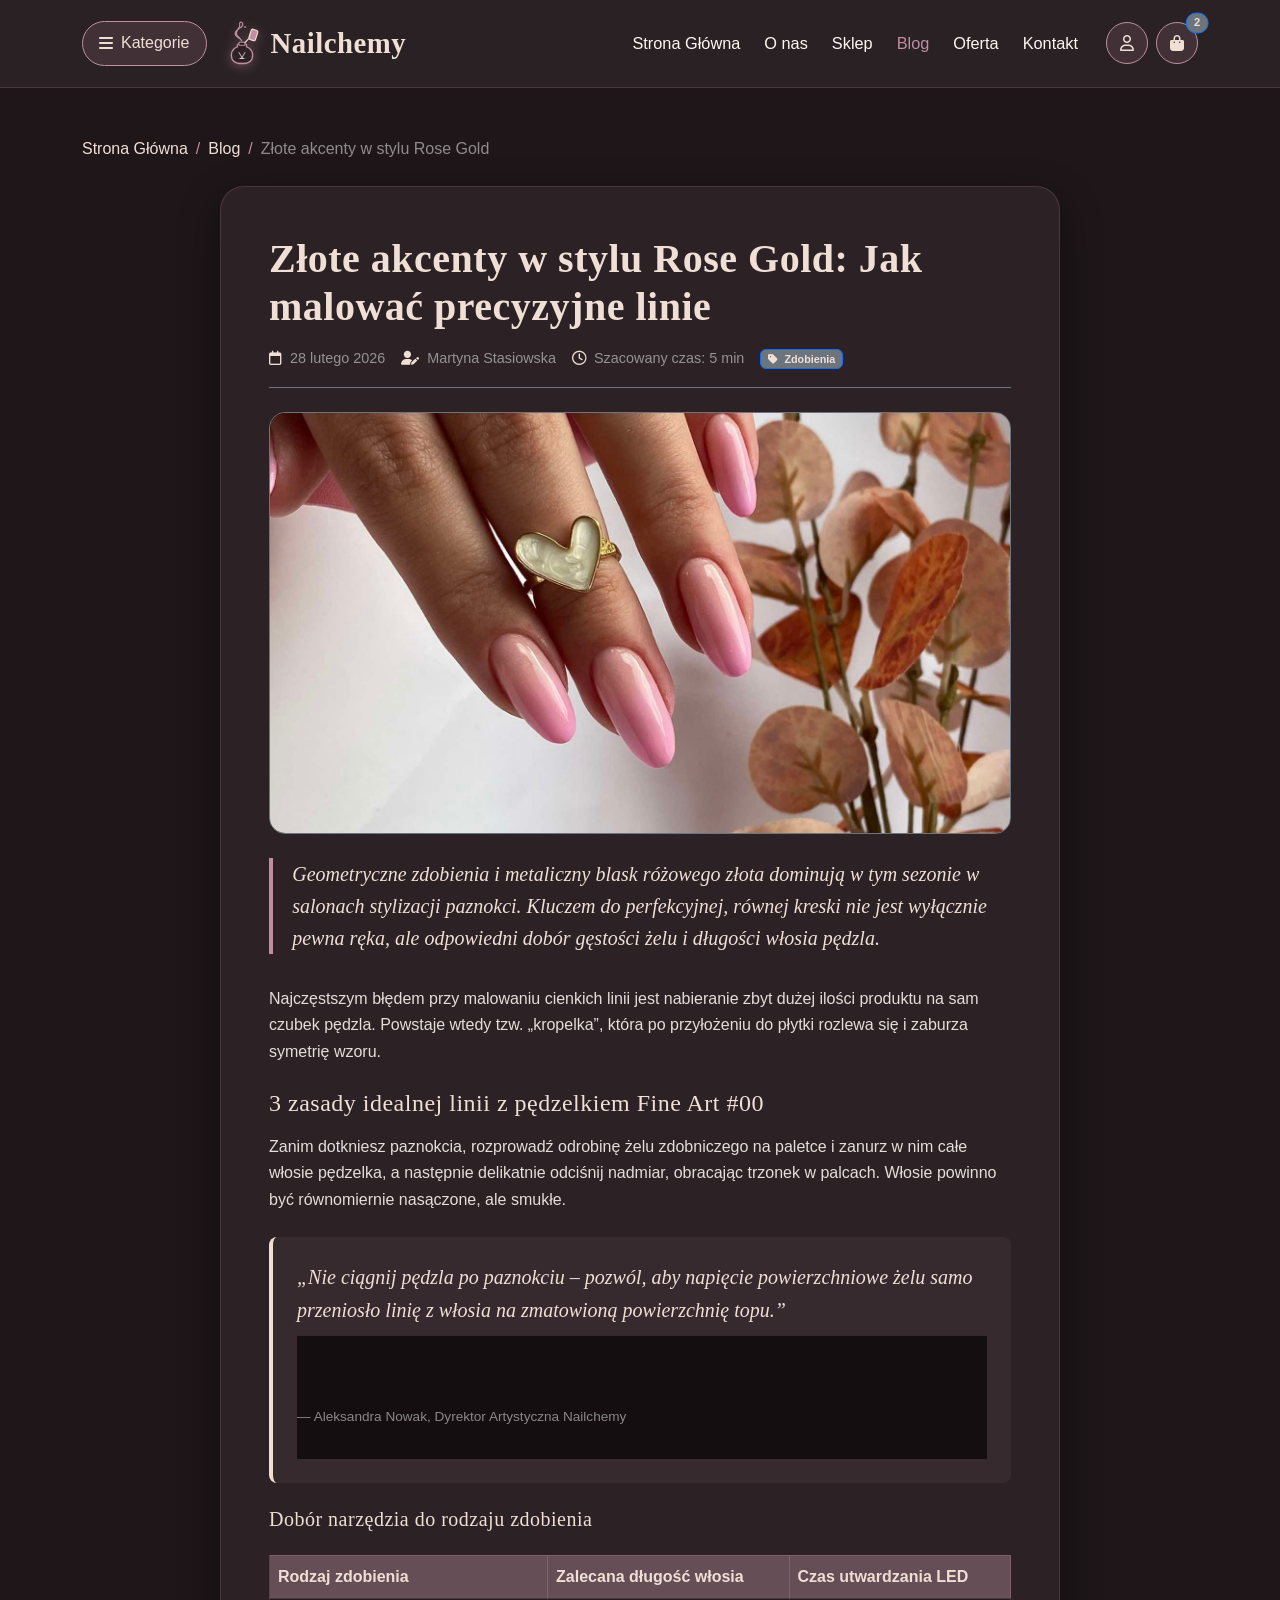
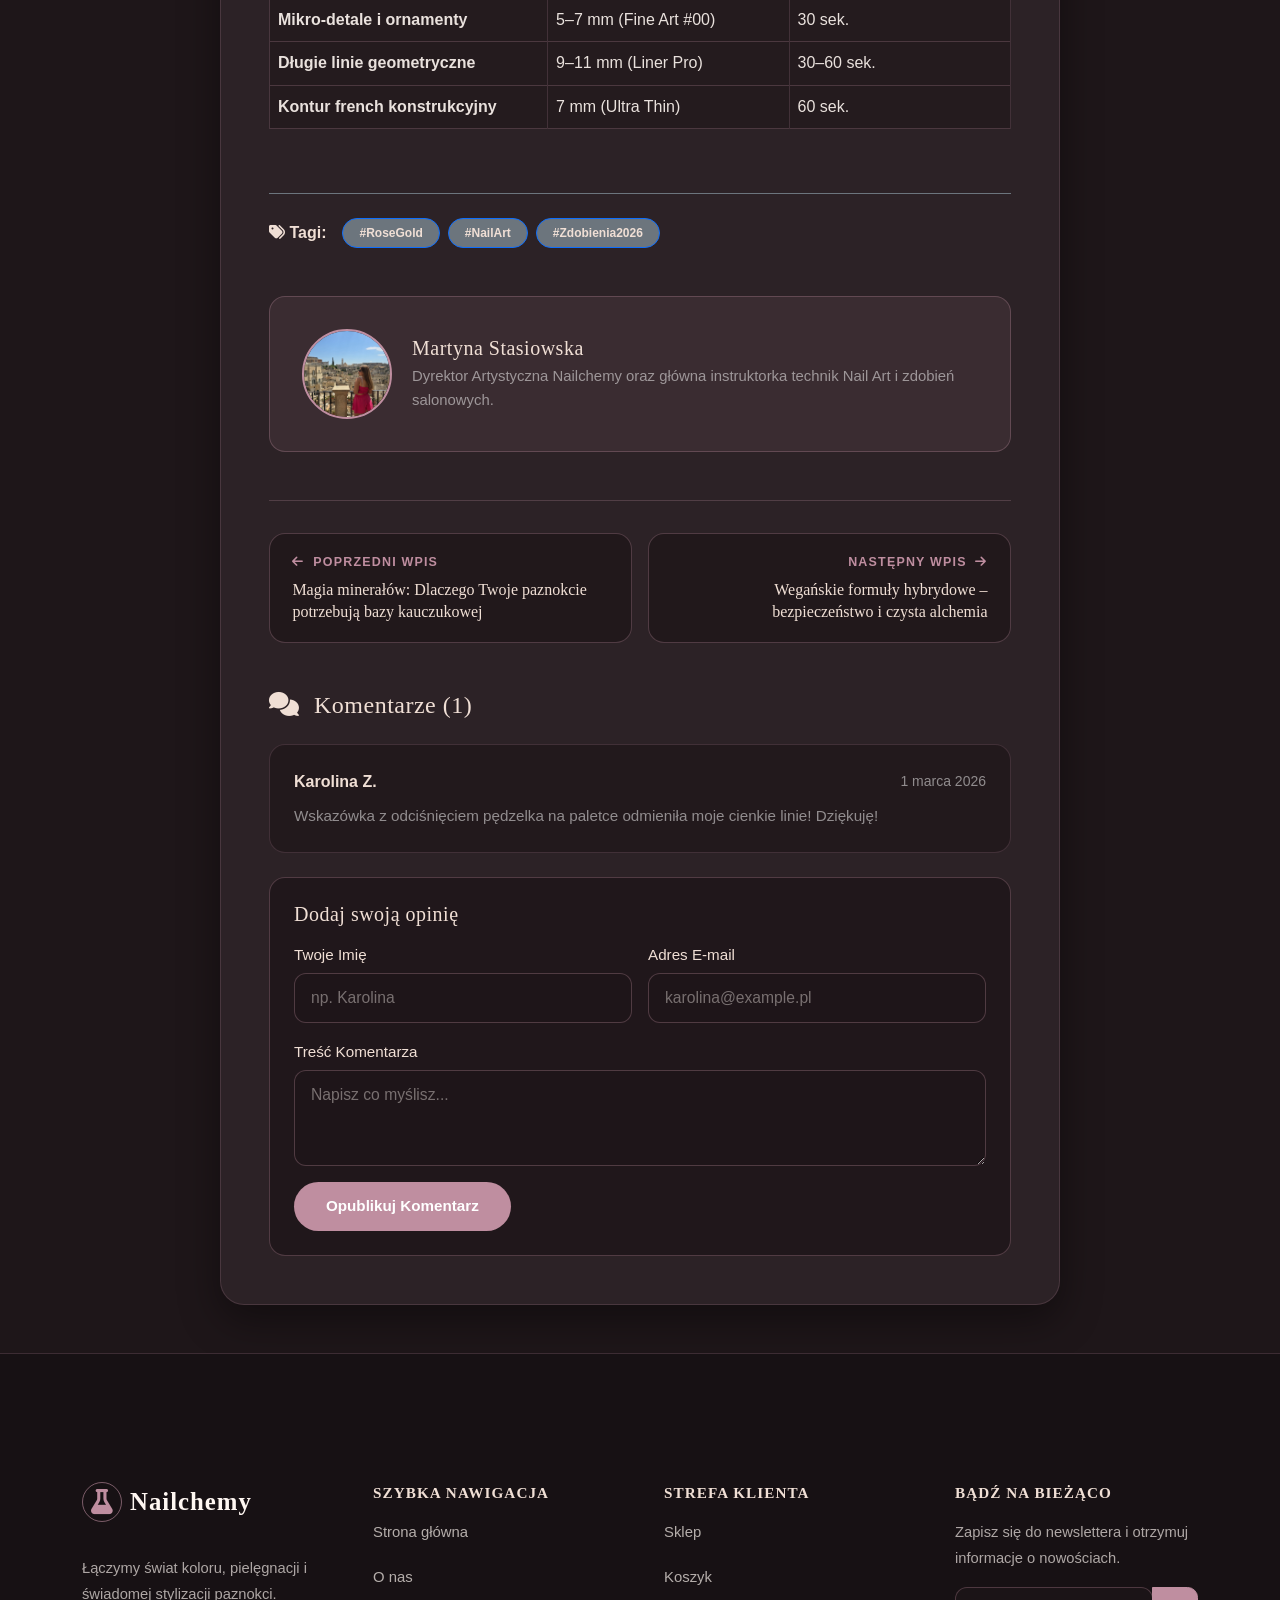
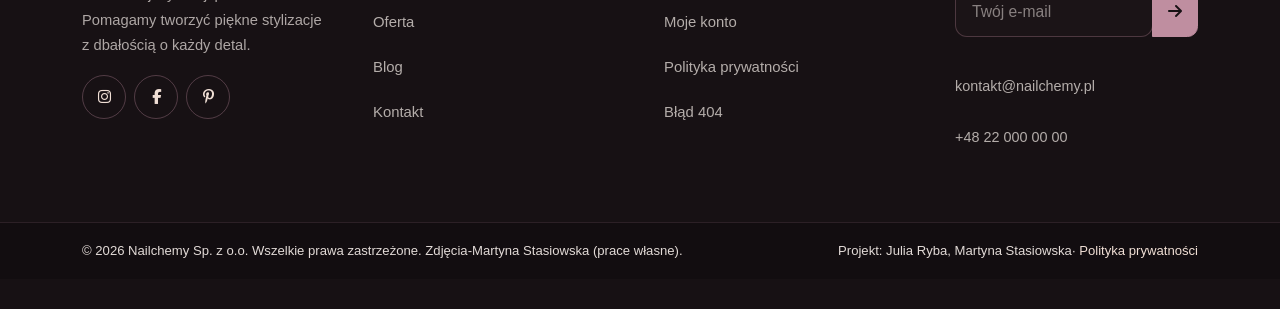
<file: single-2.html>
<!DOCTYPE html>
<html lang="pl">
<head>
    <meta charset="UTF-8">
    <meta name="viewport" content="width=device-width, initial-scale=1.0">
    <title>Złote akcenty w stylu Rose Gold: Jak malować precyzyjne linie – Nailchemy</title>
    <meta name="description" content="Poradnik krok po kroku: jak malować ultracienkie linie Rose Gold pędzelkiem Fine Art #00 i uniknąć rozlewania się produktu.">

    <link href="https://cdn.jsdelivr.net/npm/bootstrap@5.3.2/dist/css/bootstrap.min.css" rel="stylesheet">
    <link rel="stylesheet" href="https://cdnjs.cloudflare.com/ajax/libs/font-awesome/6.4.2/css/all.min.css">
    <link rel="preconnect" href="https://fonts.googleapis.com">
    <link rel="preconnect" href="https://fonts.gstatic.com" crossorigin>
    <link rel="stylesheet" href="css/style.css">
</head>
<body data-page="single">

    <script src="js/navbar.js"></script>

    <main class="container py-5">
        <nav aria-label="breadcrumb" class="mb-4">
            <ol class="breadcrumb breadcrumb-custom">
                <li class="breadcrumb-item"><a href="index.html">Strona Główna</a></li>
                <li class="breadcrumb-item"><a href="blog.html">Blog</a></li>
                <li class="breadcrumb-item active text-white-50" aria-current="page">Złote akcenty w stylu Rose Gold</li>
            </ol>
        </nav>

        <div class="article-container">
            <article>
                <h1 class="display-6 fw-bold text-accent mb-3">Złote akcenty w stylu Rose Gold: Jak malować precyzyjne linie</h1>

                <div class="d-flex flex-wrap align-items-center gap-3 text-white-50 mb-4 pb-3 border-bottom border-secondary" style="font-size: 0.9rem;">
                    <span><i class="fa-regular fa-calendar me-1 text-accent"></i> 28 lutego 2026</span>
                    <span><i class="fa-solid fa-user-pen me-1 text-accent"></i> Martyna Stasiowska</span>
                    <span><i class="fa-regular fa-clock me-1 text-accent"></i> Szacowany czas: 5 min</span>
                    <span class="badge bg-secondary text-accent border border-primary"><i class="fa-solid fa-tag me-1"></i> Zdobienia</span>
                </div>

                <div class="mb-4 rounded-4 overflow-hidden border border-secondary">
                    <img src="img/23.jpeg" class="w-100" style="max-height: 420px; object-fit: cover;" alt="Zdobienia paznokci w stylu Rose Gold">
                </div>

                <div class="article-content">
                    <p class="article-lead">
                        Geometryczne zdobienia i metaliczny blask różowego złota dominują w tym sezonie w salonach stylizacji paznokci. Kluczem do perfekcyjnej, równej kreski nie jest wyłącznie pewna ręka, ale odpowiedni dobór gęstości żelu i długości włosia pędzla.
                    </p>
                    <p>
                        Najczęstszym błędem przy malowaniu cienkich linii jest nabieranie zbyt dużej ilości produktu na sam czubek pędzla. Powstaje wtedy tzw. „kropelka”, która po przyłożeniu do płytki rozlewa się i zaburza symetrię wzoru.
                    </p>

                    <h2 class="h4 text-accent mt-4 mb-3">3 zasady idealnej linii z pędzelkiem Fine Art #00</h2>
                    <p>
                        Zanim dotkniesz paznokcia, rozprowadź odrobinę żelu zdobniczego na paletce i zanurz w nim całe włosie pędzelka, a następnie delikatnie odciśnij nadmiar, obracając trzonek w palcach. Włosie powinno być równomiernie nasączone, ale smukłe.
                    </p>

                    <blockquote class="blockquote my-4 p-4 rounded-3" style="background: rgba(102, 78, 86, 0.2); border-left: 4px solid var(--accent-color);">
                        <p class="mb-0 fst-italic text-accent" style="font-family: var(--font-heading);">„Nie ciągnij pędzla po paznokciu – pozwól, aby napięcie powierzchniowe żelu samo przeniosło linię z włosia na zmatowioną powierzchnię topu.”</p>
                        <footer class="blockquote-footer mt-2 text-white-50" style="font-size: 0.85rem;">Aleksandra Nowak, Dyrektor Artystyczna Nailchemy</footer>
                    </blockquote>

                    <h3 class="h5 text-accent mt-4 mb-3">Dobór narzędzia do rodzaju zdobienia</h3>
                    <div class="table-responsive my-4">
                        <table class="table table-alchemy table-bordered align-middle">
                            <thead>
                                <tr><th>Rodzaj zdobienia</th><th>Zalecana długość włosia</th><th>Czas utwardzania LED</th></tr>
                            </thead>
                            <tbody>
                                <tr><td><strong>Mikro-detale i ornamenty</strong></td><td>5–7 mm (Fine Art #00)</td><td>30 sek.</td></tr>
                                <tr><td><strong>Długie linie geometryczne</strong></td><td>9–11 mm (Liner Pro)</td><td>30–60 sek.</td></tr>
                                <tr><td><strong>Kontur french konstrukcyjny</strong></td><td>7 mm (Ultra Thin)</td><td>60 sek.</td></tr>
                            </tbody>
                        </table>
                    </div>
                </div>

                <div class="mt-5 pt-4 border-top border-secondary">
                    <div class="mb-4 d-flex flex-wrap gap-2 align-items-center">
                        <strong class="text-accent me-2"><i class="fa-solid fa-tags"></i> Tagi:</strong>
                        <span class="badge bg-secondary text-accent border border-primary py-2 px-3 rounded-pill">#RoseGold</span>
                        <span class="badge bg-secondary text-accent border border-primary py-2 px-3 rounded-pill">#NailArt</span>
                        <span class="badge bg-secondary text-accent border border-primary py-2 px-3 rounded-pill">#Zdobienia2026</span>
                    </div>
                    <div class="author-box">
                        <img src="img/marti.jpg" class="author-avatar" alt="Aleksandra Nowak">
                        <div>
                            <h5 class="text-accent mb-1">Martyna Stasiowska</h5>
                            <p class="mb-0 text-white-50" style="font-size: 0.93rem;">Dyrektor Artystyczna Nailchemy oraz główna instruktorka technik Nail Art i zdobień salonowych.</p>
                        </div>
                    </div>
                </div>

                <!-- Nawigacja między wpisami -->
                <nav class="post-navigation" aria-label="Nawigacja wpisów">
                    <a href="single.html" class="post-nav-card">
                        <span class="post-nav-label"><i class="fa-solid fa-arrow-left me-1"></i> Poprzedni wpis</span>
                        <span class="post-nav-title">Magia minerałów: Dlaczego Twoje paznokcie potrzebują bazy kauczukowej</span>
                    </a>
                    <a href="single-3.html" class="post-nav-card is-next">
                        <span class="post-nav-label">Następny wpis <i class="fa-solid fa-arrow-right ms-1"></i></span>
                        <span class="post-nav-title">Wegańskie formuły hybrydowe – bezpieczeństwo i czysta alchemia</span>
                    </a>
                </nav>
            </article>

            <section class="mt-5">
                <h3 class="h4 text-accent mb-4"><i class="fa-solid fa-comments me-2"></i> Komentarze (1)</h3>
                <div class="comment-card">
                    <div class="d-flex justify-content-between align-items-center mb-2"><strong class="text-accent">Karolina Z.</strong><small class="text-white-50">1 marca 2026</small></div>
                    <p class="mb-0 text-white-50" style="font-size: 0.95rem;">Wskazówka z odciśnięciem pędzelka na paletce odmieniła moje cienkie linie! Dziękuję!</p>
                </div>
                <div class="mt-4 p-4 rounded-4" style="background: rgba(30,22,25,0.8); border: 1px solid rgba(191,142,160,0.3);">
                    <h5 class="text-accent mb-3">Dodaj swoją opinię</h5>
                    <form onsubmit="event.preventDefault(); showNotification('Komentarz został opublikowany pomyślnie!');">
                        <div class="row g-3">
                            <div class="col-md-6"><label class="form-label text-accent small">Twoje Imię</label><input type="text" class="form-control" required placeholder="np. Karolina"></div>
                            <div class="col-md-6"><label class="form-label text-accent small">Adres E-mail</label><input type="email" class="form-control" required placeholder="karolina@example.pl"></div>
                            <div class="col-12"><label class="form-label text-accent small">Treść Komentarza</label><textarea class="form-control" rows="3" required placeholder="Napisz co myślisz..."></textarea></div>
                            <div class="col-12"><button type="submit" class="btn btn-hero-solid">Opublikuj Komentarz</button></div>
                        </div>
                    </form>
                </div>
            </section>
        </div>
    </main>

    <script src="js/footer.js"></script>
    <script src="https://cdn.jsdelivr.net/npm/bootstrap@5.3.2/dist/js/bootstrap.bundle.min.js"></script>
    <script src="js/main.js"></script>
    <script src="js/cart.js"></script>
</body>
</html>
</file>
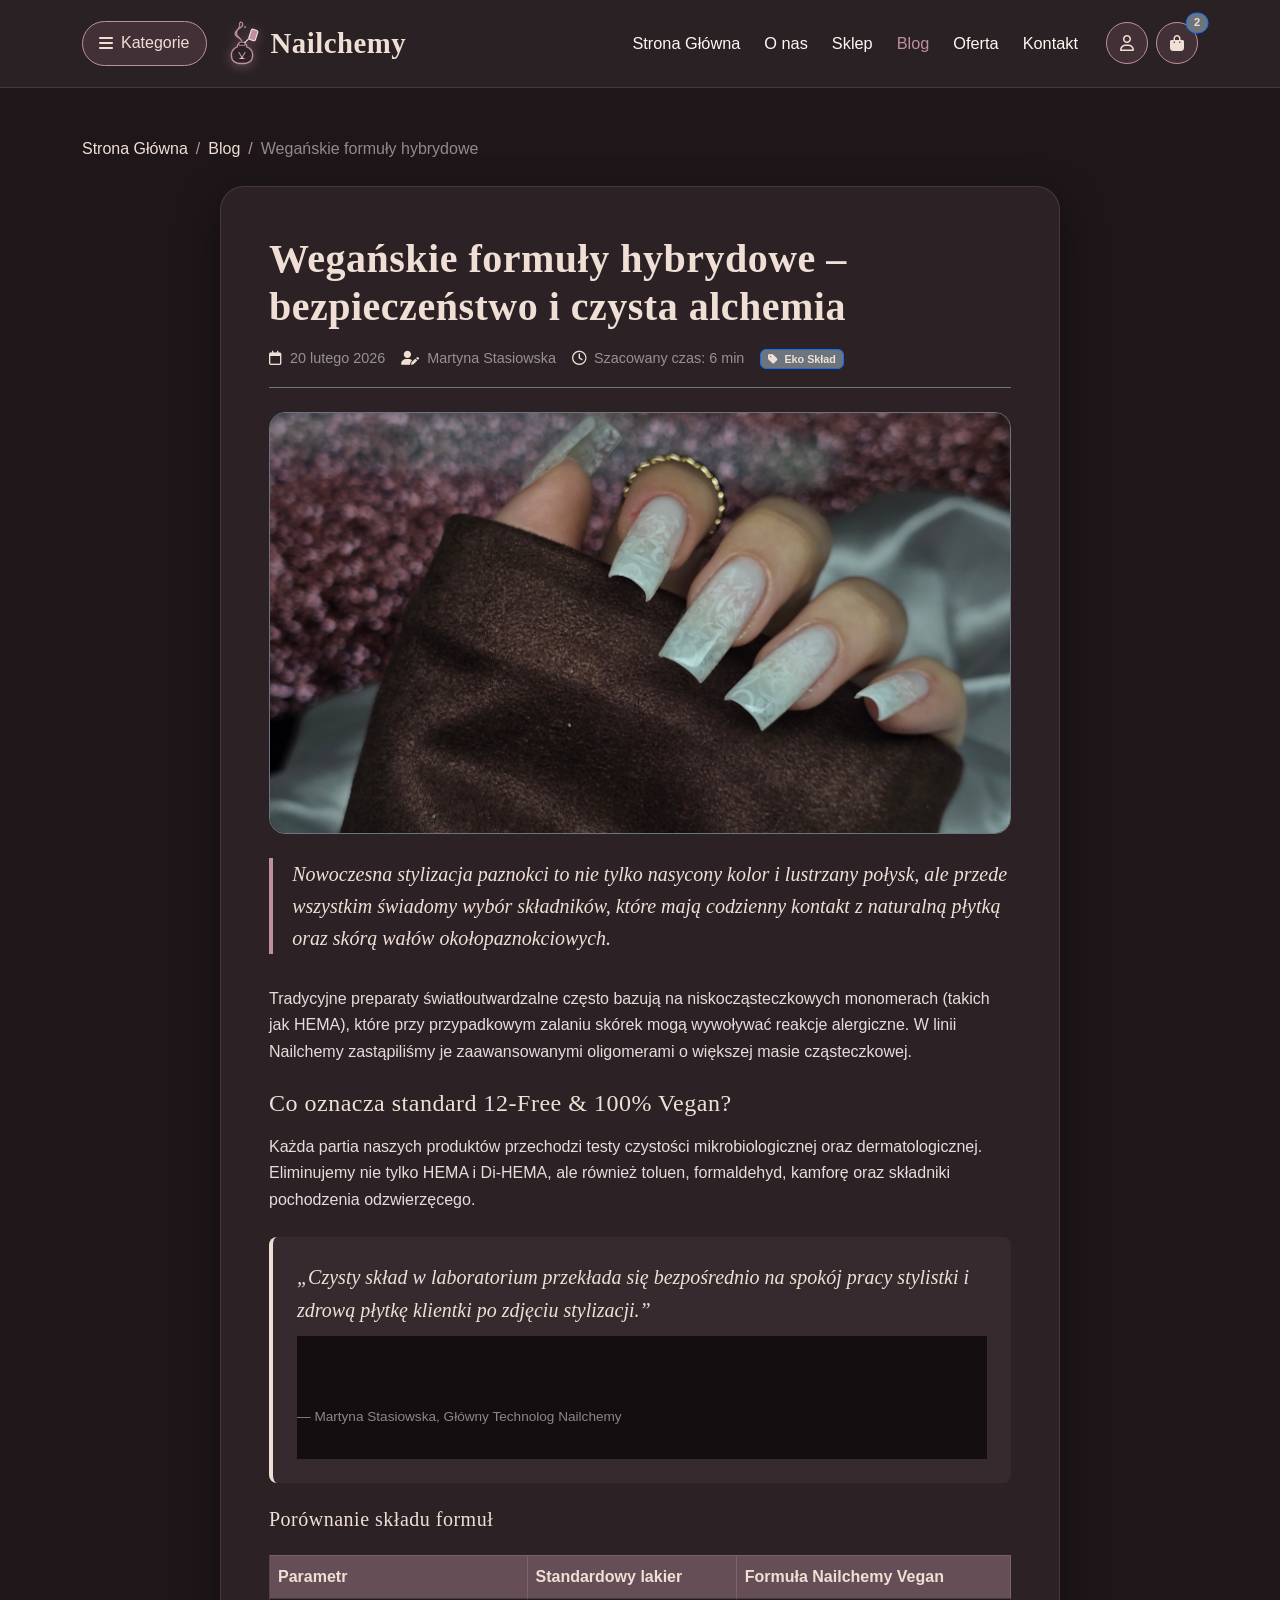
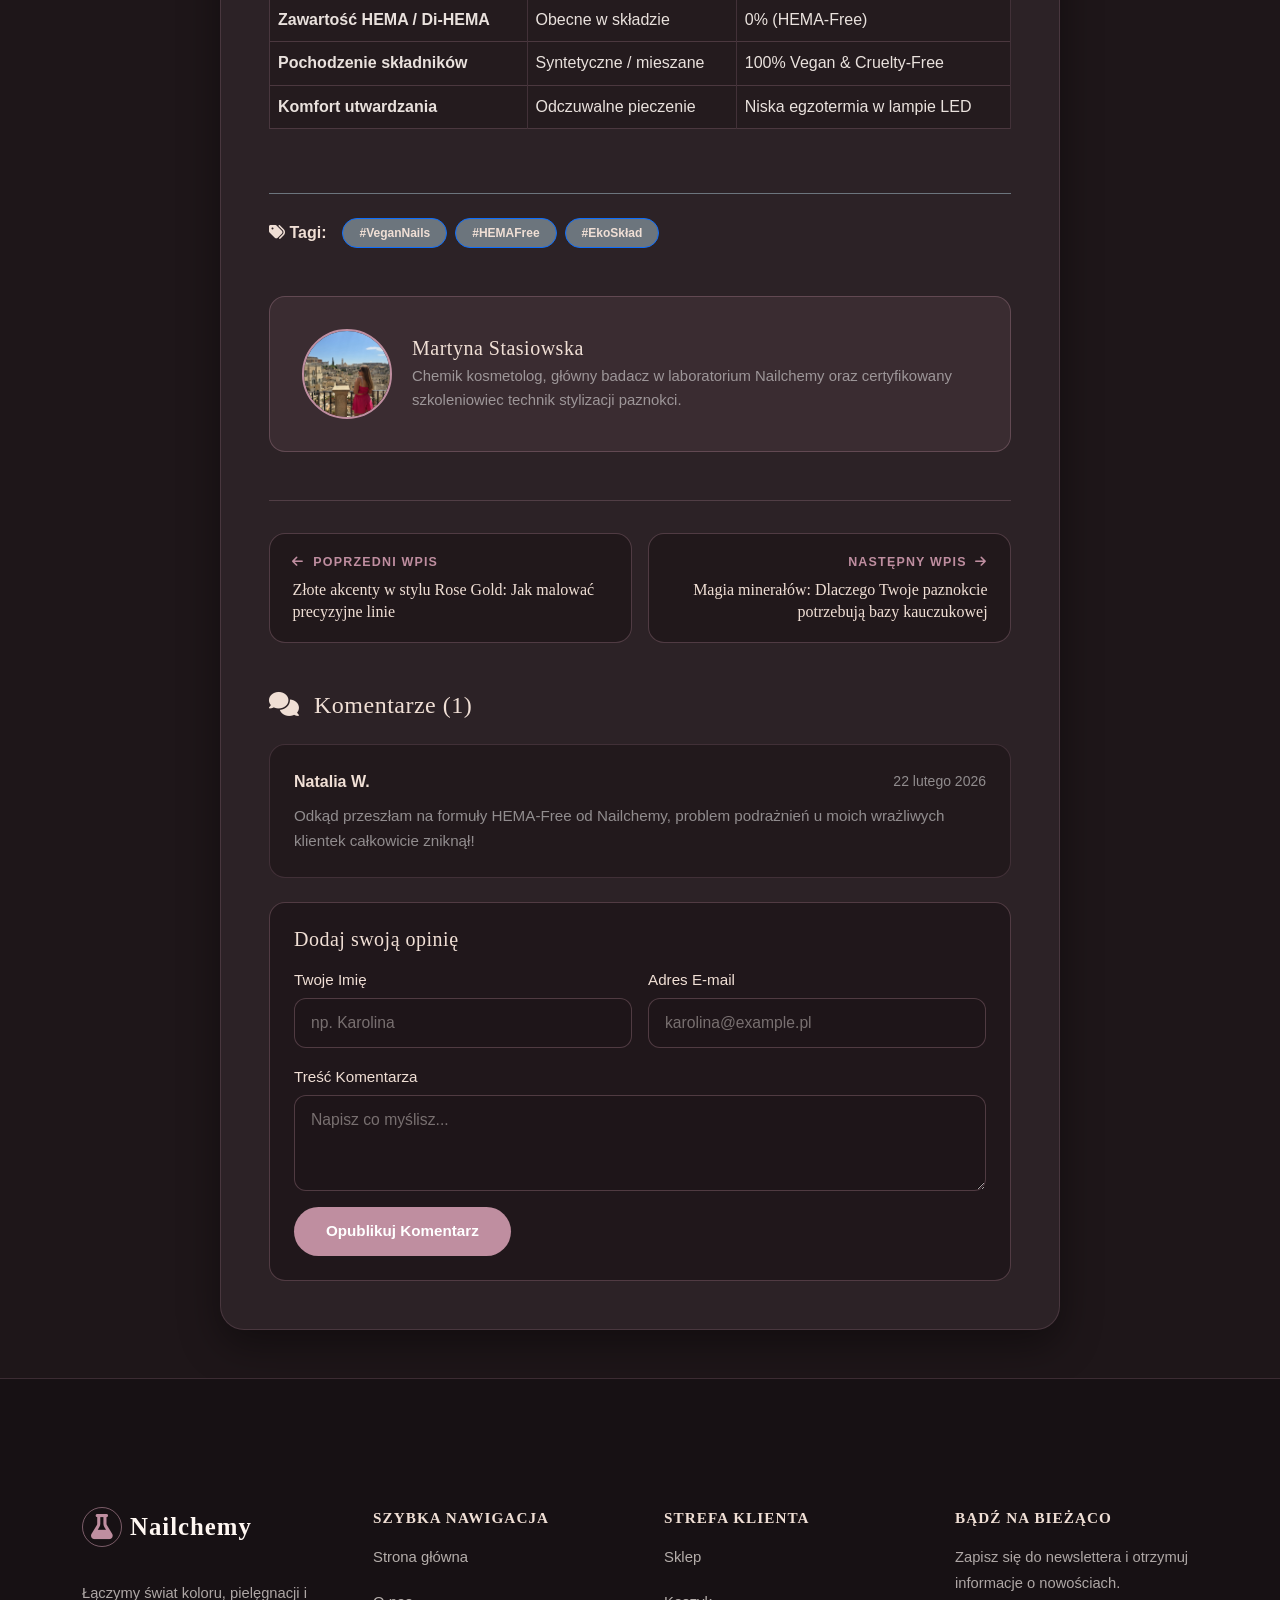
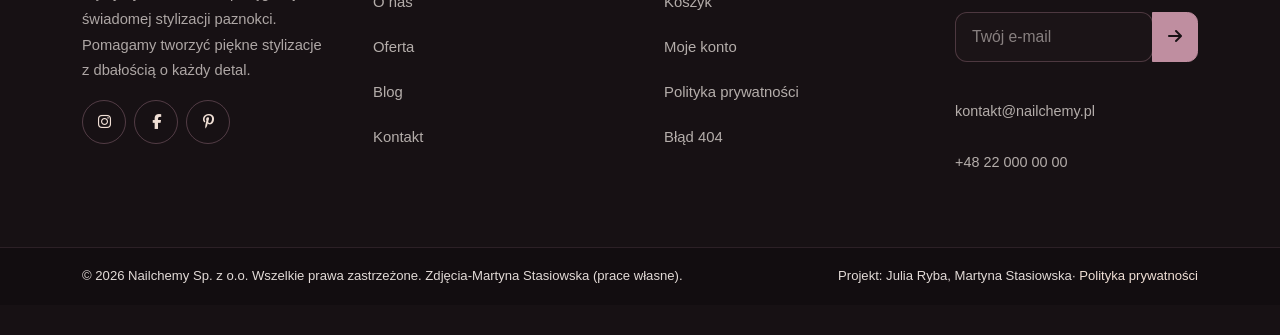
<file: single-3.html>
<!DOCTYPE html>
<html lang="pl">
<head>
    <meta charset="UTF-8">
    <meta name="viewport" content="width=device-width, initial-scale=1.0">
    <title>Wegańskie formuły hybrydowe – bezpieczeństwo i czysta alchemia – Nailchemy</title>
    <meta name="description" content="Dlaczego rezygnacja z agresywnych monomerów w lakierach przekłada się na zdrowie stylistek oraz klientek salonów.">

    <link href="https://cdn.jsdelivr.net/npm/bootstrap@5.3.2/dist/css/bootstrap.min.css" rel="stylesheet">
    <link rel="stylesheet" href="https://cdnjs.cloudflare.com/ajax/libs/font-awesome/6.4.2/css/all.min.css">
    <link rel="preconnect" href="https://fonts.googleapis.com">
    <link rel="preconnect" href="https://fonts.gstatic.com" crossorigin>
    <link rel="stylesheet" href="css/style.css">
</head>
<body data-page="single">

    <script src="js/navbar.js"></script>

    <main class="container py-5">
        <nav aria-label="breadcrumb" class="mb-4">
            <ol class="breadcrumb breadcrumb-custom">
                <li class="breadcrumb-item"><a href="index.html">Strona Główna</a></li>
                <li class="breadcrumb-item"><a href="blog.html">Blog</a></li>
                <li class="breadcrumb-item active text-white-50" aria-current="page">Wegańskie formuły hybrydowe</li>
            </ol>
        </nav>

        <div class="article-container">
            <article>
                <h1 class="display-6 fw-bold text-accent mb-3">Wegańskie formuły hybrydowe – bezpieczeństwo i czysta alchemia</h1>

                <div class="d-flex flex-wrap align-items-center gap-3 text-white-50 mb-4 pb-3 border-bottom border-secondary" style="font-size: 0.9rem;">
                    <span><i class="fa-regular fa-calendar me-1 text-accent"></i> 20 lutego 2026</span>
                    <span><i class="fa-solid fa-user-pen me-1 text-accent"></i> Martyna Stasiowska</span>
                    <span><i class="fa-regular fa-clock me-1 text-accent"></i> Szacowany czas: 6 min</span>
                    <span class="badge bg-secondary text-accent border border-primary"><i class="fa-solid fa-tag me-1"></i> Eko Skład</span>
                </div>

                <div class="mb-4 rounded-4 overflow-hidden border border-secondary">
                    <img src="img/1.jpg" class="w-100" style="max-height: 420px; object-fit: cover;" alt="Wegańskie lakiery hybrydowe Nailchemy">
                </div>

                <div class="article-content">
                    <p class="article-lead">
                        Nowoczesna stylizacja paznokci to nie tylko nasycony kolor i lustrzany połysk, ale przede wszystkim świadomy wybór składników, które mają codzienny kontakt z naturalną płytką oraz skórą wałów okołopaznokciowych.
                    </p>
                    <p>
                        Tradycyjne preparaty światłoutwardzalne często bazują na niskocząsteczkowych monomerach (takich jak HEMA), które przy przypadkowym zalaniu skórek mogą wywoływać reakcje alergiczne. W linii Nailchemy zastąpiliśmy je zaawansowanymi oligomerami o większej masie cząsteczkowej.
                    </p>

                    <h2 class="h4 text-accent mt-4 mb-3">Co oznacza standard 12-Free &amp; 100% Vegan?</h2>
                    <p>
                        Każda partia naszych produktów przechodzi testy czystości mikrobiologicznej oraz dermatologicznej. Eliminujemy nie tylko HEMA i Di-HEMA, ale również toluen, formaldehyd, kamforę oraz składniki pochodzenia odzwierzęcego.
                    </p>

                    <blockquote class="blockquote my-4 p-4 rounded-3" style="background: rgba(102, 78, 86, 0.2); border-left: 4px solid var(--accent-color);">
                        <p class="mb-0 fst-italic text-accent" style="font-family: var(--font-heading);">„Czysty skład w laboratorium przekłada się bezpośrednio na spokój pracy stylistki i zdrową płytkę klientki po zdjęciu stylizacji.”</p>
                        <footer class="blockquote-footer mt-2 text-white-50" style="font-size: 0.85rem;">Martyna Stasiowska, Główny Technolog Nailchemy</footer>
                    </blockquote>

                    <h3 class="h5 text-accent mt-4 mb-3">Porównanie składu formuł</h3>
                    <div class="table-responsive my-4">
                        <table class="table table-alchemy table-bordered align-middle">
                            <thead>
                                <tr><th>Parametr</th><th>Standardowy lakier</th><th>Formuła Nailchemy Vegan</th></tr>
                            </thead>
                            <tbody>
                                <tr><td><strong>Zawartość HEMA / Di-HEMA</strong></td><td>Obecne w składzie</td><td>0% (HEMA-Free)</td></tr>
                                <tr><td><strong>Pochodzenie składników</strong></td><td>Syntetyczne / mieszane</td><td>100% Vegan &amp; Cruelty-Free</td></tr>
                                <tr><td><strong>Komfort utwardzania</strong></td><td>Odczuwalne pieczenie</td><td>Niska egzotermia w lampie LED</td></tr>
                            </tbody>
                        </table>
                    </div>
                </div>

                <div class="mt-5 pt-4 border-top border-secondary">
                    <div class="mb-4 d-flex flex-wrap gap-2 align-items-center">
                        <strong class="text-accent me-2"><i class="fa-solid fa-tags"></i> Tagi:</strong>
                        <span class="badge bg-secondary text-accent border border-primary py-2 px-3 rounded-pill">#VeganNails</span>
                        <span class="badge bg-secondary text-accent border border-primary py-2 px-3 rounded-pill">#HEMAFree</span>
                        <span class="badge bg-secondary text-accent border border-primary py-2 px-3 rounded-pill">#EkoSkład</span>
                    </div>
                    <div class="author-box">
                        <img src="img/marti.jpg" class="author-avatar" alt="Martyna Stasiowska">
                        <div>
                            <h5 class="text-accent mb-1">Martyna Stasiowska</h5>
                            <p class="mb-0 text-white-50" style="font-size: 0.93rem;">Chemik kosmetolog, główny badacz w laboratorium Nailchemy oraz certyfikowany szkoleniowiec technik stylizacji paznokci.</p>
                        </div>
                    </div>
                </div>

                <!-- Nawigacja między wpisami -->
                <nav class="post-navigation" aria-label="Nawigacja wpisów">
                    <a href="single-2.html" class="post-nav-card">
                        <span class="post-nav-label"><i class="fa-solid fa-arrow-left me-1"></i> Poprzedni wpis</span>
                        <span class="post-nav-title">Złote akcenty w stylu Rose Gold: Jak malować precyzyjne linie</span>
                    </a>
                    <a href="single.html" class="post-nav-card is-next">
                        <span class="post-nav-label">Następny wpis <i class="fa-solid fa-arrow-right ms-1"></i></span>
                        <span class="post-nav-title">Magia minerałów: Dlaczego Twoje paznokcie potrzebują bazy kauczukowej</span>
                    </a>
                </nav>
            </article>

            <section class="mt-5">
                <h3 class="h4 text-accent mb-4"><i class="fa-solid fa-comments me-2"></i> Komentarze (1)</h3>
                <div class="comment-card">
                    <div class="d-flex justify-content-between align-items-center mb-2"><strong class="text-accent">Natalia W.</strong><small class="text-white-50">22 lutego 2026</small></div>
                    <p class="mb-0 text-white-50" style="font-size: 0.95rem;">Odkąd przeszłam na formuły HEMA-Free od Nailchemy, problem podrażnień u moich wrażliwych klientek całkowicie zniknął!</p>
                </div>
                <div class="mt-4 p-4 rounded-4" style="background: rgba(30,22,25,0.8); border: 1px solid rgba(191,142,160,0.3);">
                    <h5 class="text-accent mb-3">Dodaj swoją opinię</h5>
                    <form onsubmit="event.preventDefault(); showNotification('Komentarz został opublikowany pomyślnie!');">
                        <div class="row g-3">
                            <div class="col-md-6"><label class="form-label text-accent small">Twoje Imię</label><input type="text" class="form-control" required placeholder="np. Karolina"></div>
                            <div class="col-md-6"><label class="form-label text-accent small">Adres E-mail</label><input type="email" class="form-control" required placeholder="karolina@example.pl"></div>
                            <div class="col-12"><label class="form-label text-accent small">Treść Komentarza</label><textarea class="form-control" rows="3" required placeholder="Napisz co myślisz..."></textarea></div>
                            <div class="col-12"><button type="submit" class="btn btn-hero-solid">Opublikuj Komentarz</button></div>
                        </div>
                    </form>
                </div>
            </section>
        </div>
    </main>

    <script src="js/footer.js"></script>
    <script src="https://cdn.jsdelivr.net/npm/bootstrap@5.3.2/dist/js/bootstrap.bundle.min.js"></script>
    <script src="js/main.js"></script>
    <script src="js/cart.js"></script>
</body>
</html>
</file>
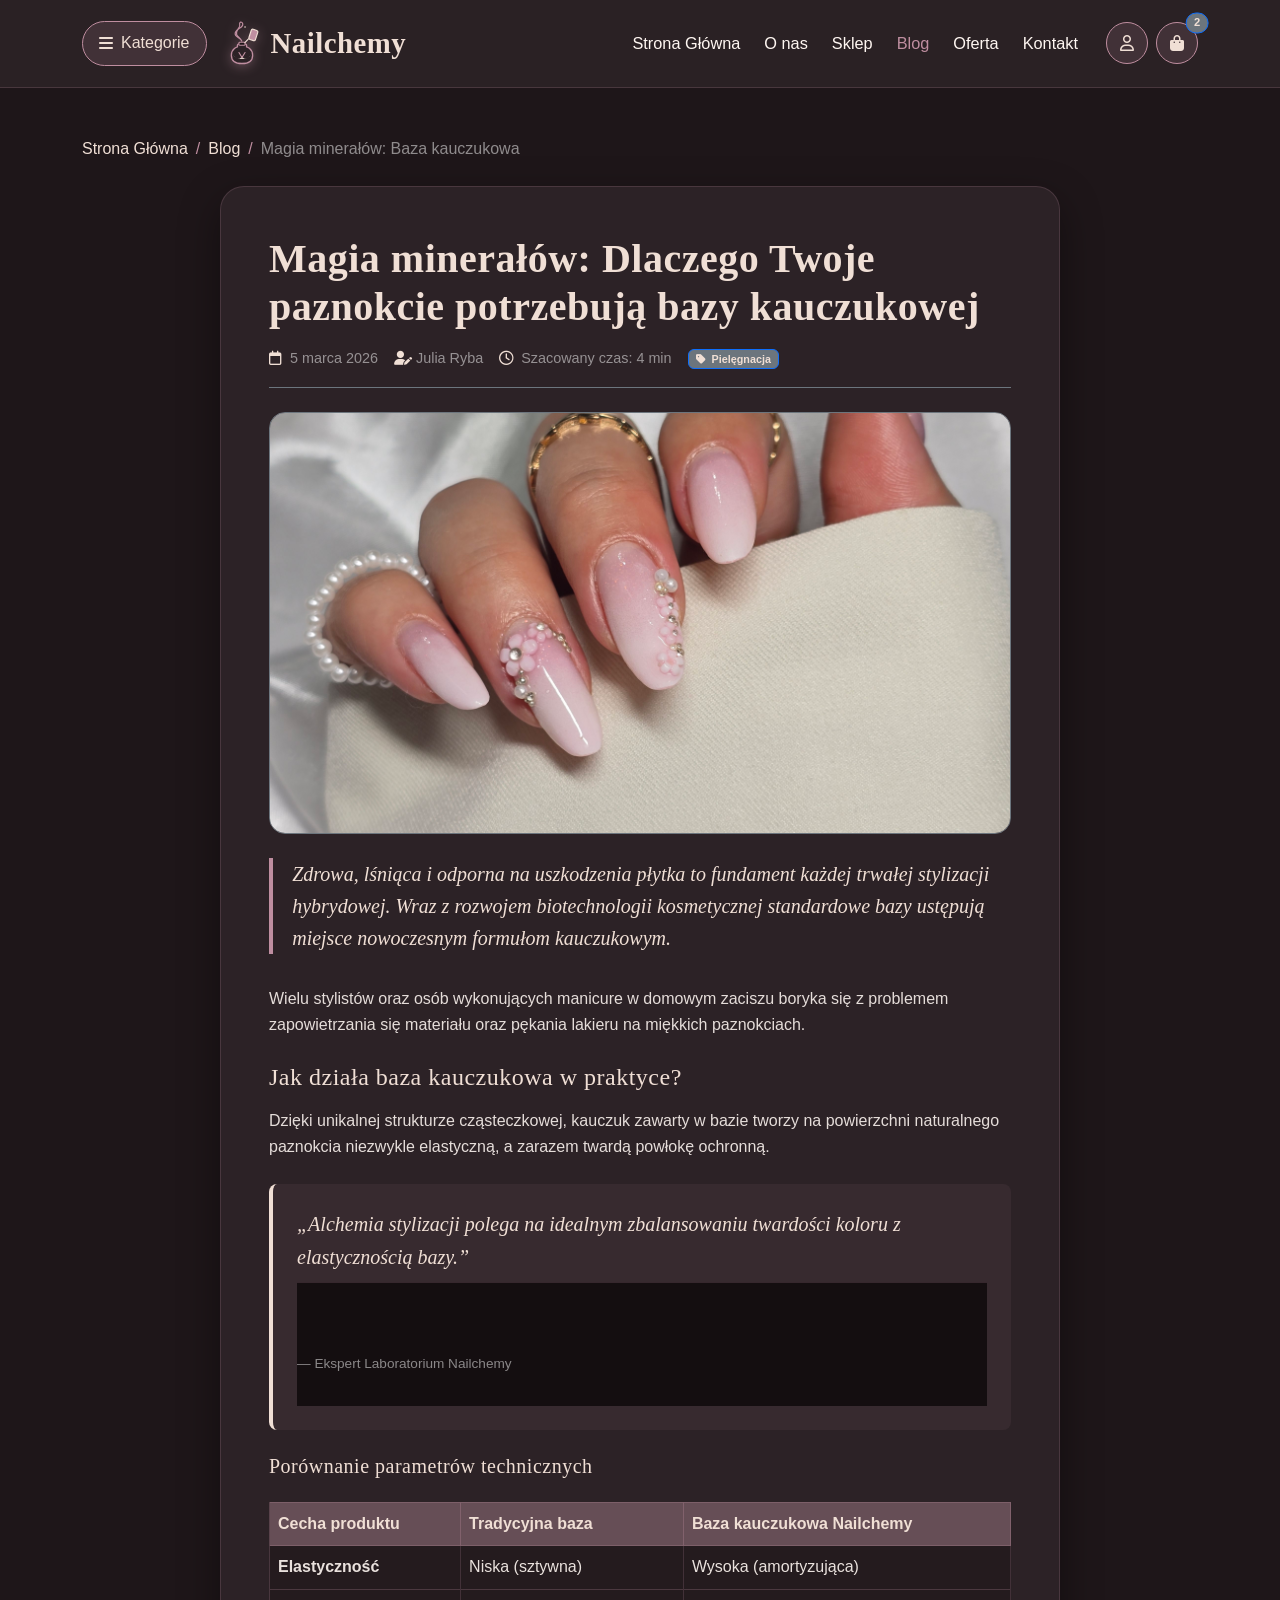
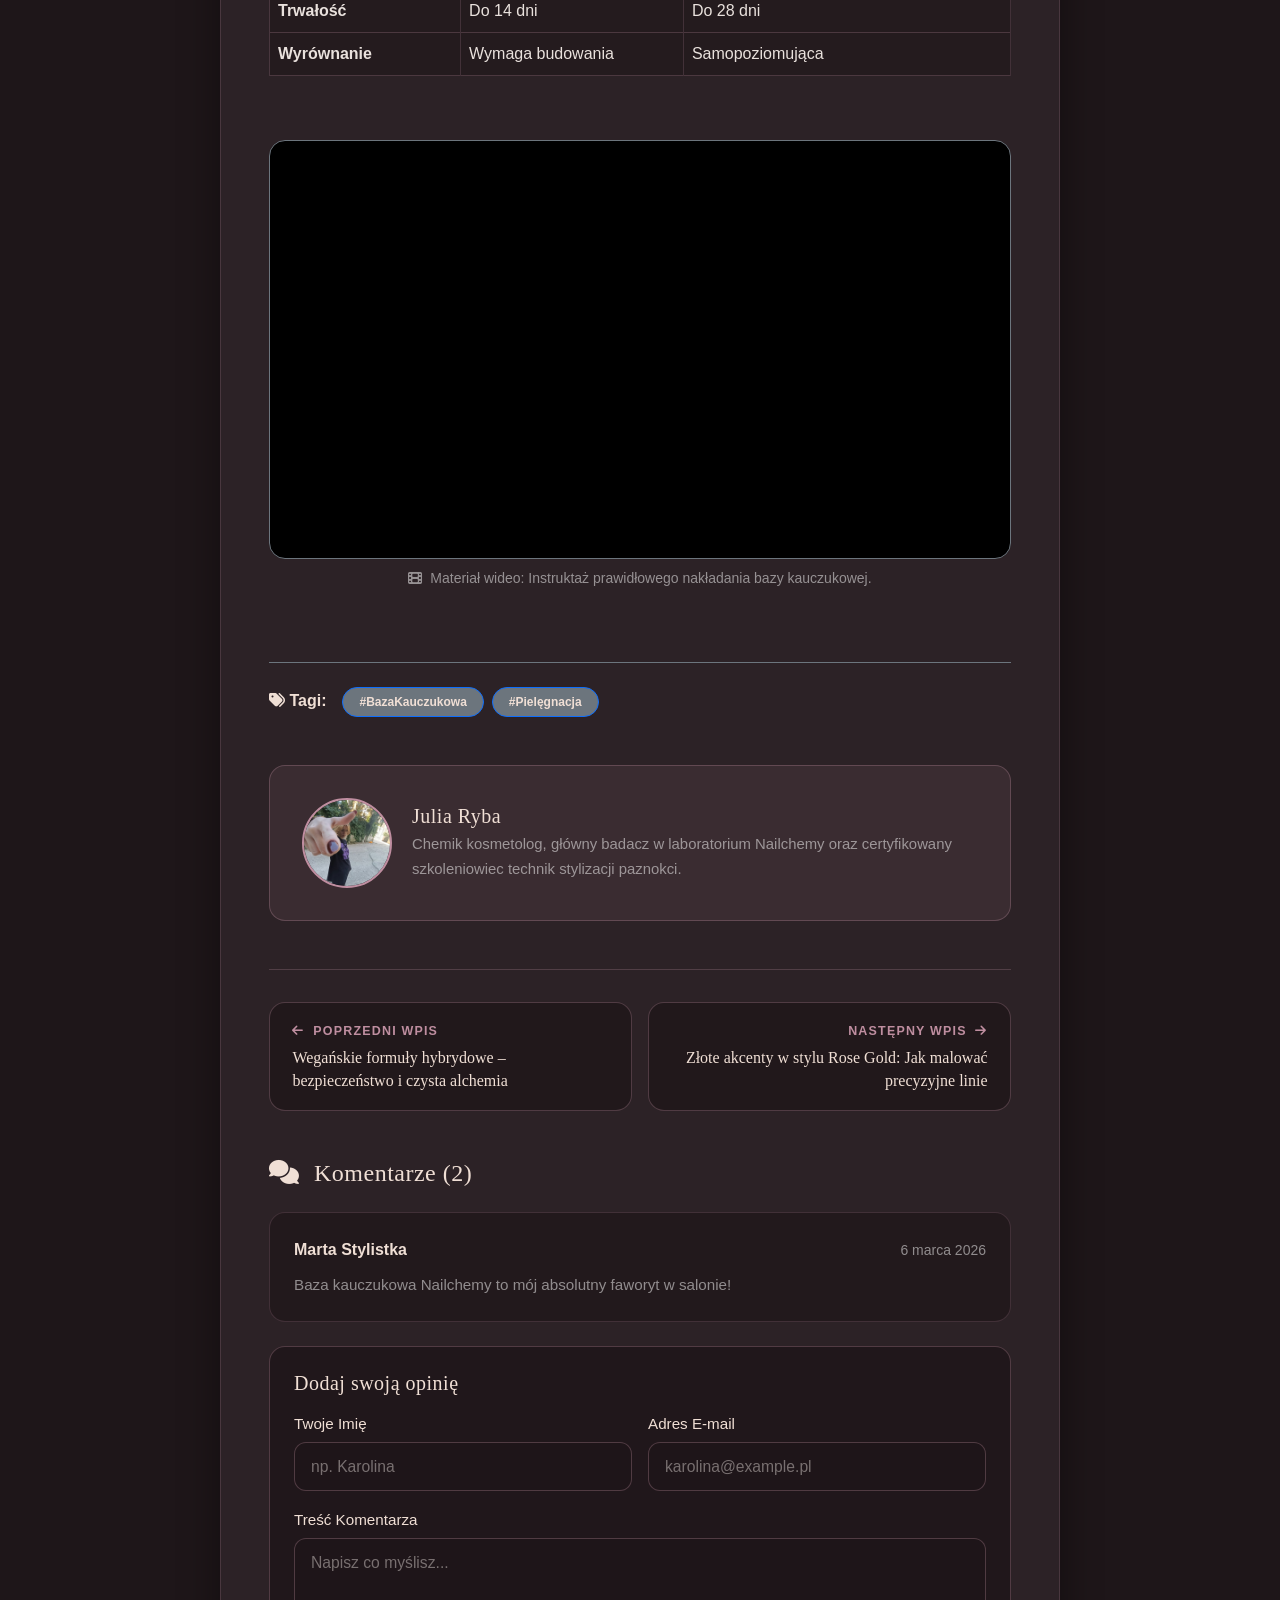
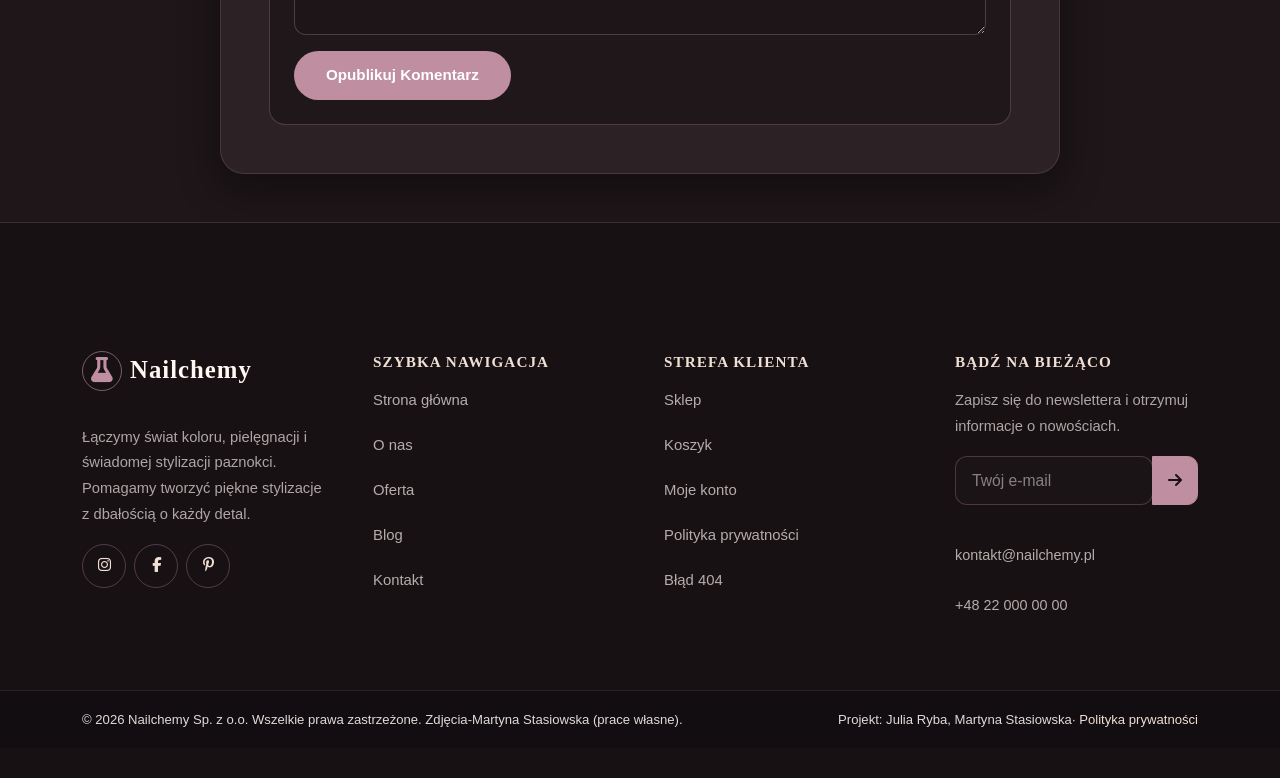
<file: single.html>
<!DOCTYPE html>
<html lang="pl">
<head>
    <meta charset="UTF-8">
    <meta name="viewport" content="width=device-width, initial-scale=1.0">
    <title>Artykuł – Nailchemy</title>
    <meta name="description" content="Przeczytaj poradnik Nailchemy dotyczący pielęgnacji i stylizacji paznokci.">

    <!-- Bootstrap 5 CSS -->
    <link href="https://cdn.jsdelivr.net/npm/bootstrap@5.3.2/dist/css/bootstrap.min.css" rel="stylesheet">
    <!-- FontAwesome -->
    <link rel="stylesheet" href="https://cdnjs.cloudflare.com/ajax/libs/font-awesome/6.4.2/css/all.min.css">
    <!-- Google Fonts -->
    <link rel="preconnect" href="https://fonts.googleapis.com">
    <link rel="preconnect" href="https://fonts.gstatic.com" crossorigin>
    <!-- Style całej strony (jeden wspólny plik) -->
    <link rel="stylesheet" href="css/style.css">

    <meta property="og:type" content="website">
    <meta property="og:title" content="Artykuł – Nailchemy">
    <meta property="og:description" content="Przeczytaj poradnik Nailchemy dotyczący pielęgnacji i stylizacji paznokci.">
    <meta property="og:image" content="https://images.unsplash.com/photo-1632345031435-8727f6897d53?auto=format&amp;fit=crop&amp;w=1200&amp;q=80">
<script type="application/ld+json">{"@context": "https://schema.org", "@type": "Article", "headline": "Artykuł – Nailchemy", "author": {"@type": "Organization", "name": "Nailchemy"}, "publisher": {"@type": "Organization", "name": "Nailchemy"}}</script>
</head>
<body data-page="single">

    <!-- NAVBAR + panele Kategorie / Koszyk (wstawiane przez js/navbar.js) -->
    <script src="js/navbar.js"></script>

    <!-- ===== TREŚĆ STRONY ===== -->
        <main class="container py-5">
            <nav aria-label="breadcrumb" class="mb-4">
                <ol class="breadcrumb breadcrumb-custom">
                    <li class="breadcrumb-item"><a href="index.html">Strona Główna</a></li>
                    <li class="breadcrumb-item"><a href="blog.html">Blog</a></li>
                    <li class="breadcrumb-item active text-white-50" aria-current="page">Magia minerałów: Baza kauczukowa</li>
                </ol>
            </nav>
    
            <div class="article-container">
                <article>
                    <h1 class="display-6 fw-bold text-accent mb-3">Magia minerałów: Dlaczego Twoje paznokcie potrzebują bazy kauczukowej</h1>
    
                    <div class="d-flex flex-wrap align-items-center gap-3 text-white-50 mb-4 pb-3 border-bottom border-secondary" style="font-size: 0.9rem;">
                        <span><i class="fa-regular fa-calendar me-1 text-accent"></i> 5 marca 2026</span>
                        <span><i class="fa-solid fa-user-pen me-1 text-accent"></i>Julia Ryba</span>
                        <span><i class="fa-regular fa-clock me-1 text-accent"></i> Szacowany czas: 4 min</span>
                        <span class="badge bg-secondary text-accent border border-primary"><i class="fa-solid fa-tag me-1"></i> Pielęgnacja</span>
                    </div>
    
                    <div class="mb-4 rounded-4 overflow-hidden border border-secondary">
                        <img src="img/16.jpg" class="w-100" style="max-height: 420px; object-fit: cover;" alt="Stylizacja paznokci w odcieniach nude">
                    </div>
    
                    <div class="article-content">
                        <p class="article-lead">
                            Zdrowa, lśniąca i odporna na uszkodzenia płytka to fundament każdej trwałej stylizacji hybrydowej. Wraz z rozwojem biotechnologii kosmetycznej standardowe bazy ustępują miejsce nowoczesnym formułom kauczukowym.
                        </p>
                        <p>
                            Wielu stylistów oraz osób wykonujących manicure w domowym zaciszu boryka się z problemem zapowietrzania się materiału oraz pękania lakieru na miękkich paznokciach.
                        </p>
    
                        <h2 class="h4 text-accent mt-4 mb-3">Jak działa baza kauczukowa w praktyce?</h2>
                        <p>Dzięki unikalnej strukturze cząsteczkowej, kauczuk zawarty w bazie tworzy na powierzchni naturalnego paznokcia niezwykle elastyczną, a zarazem twardą powłokę ochronną.</p>
    
                        <blockquote class="blockquote my-4 p-4 rounded-3" style="background: rgba(102, 78, 86, 0.2); border-left: 4px solid var(--accent-color);">
                            <p class="mb-0 fst-italic text-accent" style="font-family: var(--font-heading);">„Alchemia stylizacji polega na idealnym zbalansowaniu twardości koloru z elastycznością bazy.”</p>
                            <footer class="blockquote-footer mt-2 text-white-50" style="font-size: 0.85rem;">Ekspert Laboratorium Nailchemy</footer>
                        </blockquote>
    
                        <h3 class="h5 text-accent mt-4 mb-3">Porównanie parametrów technicznych</h3>
                        <div class="table-responsive my-4">
                            <table class="table table-alchemy table-bordered align-middle">
                                <thead><tr><th>Cecha produktu</th><th>Tradycyjna baza</th><th>Baza kauczukowa Nailchemy</th></tr></thead>
                                <tbody>
                                    <tr><td><strong>Elastyczność</strong></td><td>Niska (sztywna)</td><td>Wysoka (amortyzująca)</td></tr>
                                    <tr><td><strong>Trwałość</strong></td><td>Do 14 dni</td><td>Do 28 dni</td></tr>
                                    <tr><td><strong>Wyrównanie</strong></td><td>Wymaga budowania</td><td>Samopoziomująca</td></tr>
                                </tbody>
                            </table>
                        </div>
    
                        <figure class="figure my-4 w-100">
    <div class="ratio ratio-16x9 rounded-4 overflow-hidden border border-secondary bg-black">
        <iframe
            src="https://www.youtube.com/embed/fSVwrBRVSus?si=kfFpy5krsuQfouOm"
            title="YouTube video player"
            class="w-100 h-100"
            allow="accelerometer; autoplay; clipboard-write; encrypted-media; gyroscope; picture-in-picture; web-share"
            referrerpolicy="strict-origin-when-cross-origin"
            allowfullscreen>
        </iframe>
    </div>
    <figcaption class="figure-caption text-center text-white-50 mt-2">
        <i class="fa-solid fa-film me-1"></i> Materiał wideo: Instruktaż prawidłowego nakładania bazy kauczukowej.
    </figcaption>
</figure>
                    </div>
    
                    <div class="mt-5 pt-4 border-top border-secondary">
                        <div class="mb-4 d-flex flex-wrap gap-2 align-items-center">
                            <strong class="text-accent me-2"><i class="fa-solid fa-tags"></i> Tagi:</strong>
                            <span class="badge bg-secondary text-accent border border-primary py-2 px-3 rounded-pill">#BazaKauczukowa</span>
                            <span class="badge bg-secondary text-accent border border-primary py-2 px-3 rounded-pill">#Pielęgnacja</span>
                        </div>
                        <div class="author-box">
                            <img src="img/jula.jpeg" class="author-avatar" alt="Portret autorki artykułu">
                            <div>
                                <h5 class="text-accent mb-1">Julia Ryba</h5>
                                <p class="mb-0 text-white-50" style="font-size: 0.93rem;">Chemik kosmetolog, główny badacz w laboratorium Nailchemy oraz certyfikowany szkoleniowiec technik stylizacji paznokci.</p>
                            </div>
                        </div>
                    </div>
                    <!-- Nawigacja między wpisami -->
                    <nav class="post-navigation" aria-label="Nawigacja wpisów">
                        <a href="single-3.html" class="post-nav-card">
                            <span class="post-nav-label"><i class="fa-solid fa-arrow-left me-1"></i> Poprzedni wpis</span>
                            <span class="post-nav-title">Wegańskie formuły hybrydowe – bezpieczeństwo i czysta alchemia</span>
                        </a>
                        <a href="single-2.html" class="post-nav-card is-next">
                            <span class="post-nav-label">Następny wpis <i class="fa-solid fa-arrow-right ms-1"></i></span>
                            <span class="post-nav-title">Złote akcenty w stylu Rose Gold: Jak malować precyzyjne linie</span>
                        </a>
                    </nav>
                </article>
    
                <section class="mt-5">
                    <h3 class="h4 text-accent mb-4"><i class="fa-solid fa-comments me-2"></i> Komentarze (2)</h3>
                    <div class="comment-card">
                        <div class="d-flex justify-content-between align-items-center mb-2"><strong class="text-accent">Marta Stylistka</strong><small class="text-white-50">6 marca 2026</small></div>
                        <p class="mb-0 text-white-50" style="font-size: 0.95rem;">Baza kauczukowa Nailchemy to mój absolutny faworyt w salonie!</p>
                    </div>
                    <div class="mt-4 p-4 rounded-4" style="background: rgba(30,22,25,0.8); border: 1px solid rgba(191,142,160,0.3);">
                        <h5 class="text-accent mb-3">Dodaj swoją opinię</h5>
                        <form onsubmit="event.preventDefault(); showNotification('Komentarz został opublikowany pomyślnie!');">
                            <div class="row g-3">
                                <div class="col-md-6"><label class="form-label text-accent small">Twoje Imię</label><input type="text" class="form-control" required placeholder="np. Karolina"></div>
                                <div class="col-md-6"><label class="form-label text-accent small">Adres E-mail</label><input type="email" class="form-control" required placeholder="karolina@example.pl"></div>
                                <div class="col-12"><label class="form-label text-accent small">Treść Komentarza</label><textarea class="form-control" rows="3" required placeholder="Napisz co myślisz..."></textarea></div>
                                <div class="col-12"><button type="submit" class="btn btn-hero-solid">Opublikuj Komentarz</button></div>
                            </div>
                        </form>
                    </div>
                </section>
            </div>
        </main>

    <!-- STOPKA (wstawiana przez js/footer.js) -->
    <script src="js/footer.js"></script>

    <!-- Bootstrap 5 JS -->
    <script src="https://cdn.jsdelivr.net/npm/bootstrap@5.3.2/dist/js/bootstrap.bundle.min.js"></script>
    <!-- Wspólne skrypty (modal powiadomień, helpery) -->
    <script src="js/main.js"></script>
    <script src="js/cart.js"></script>
</body>
</html>
</file>
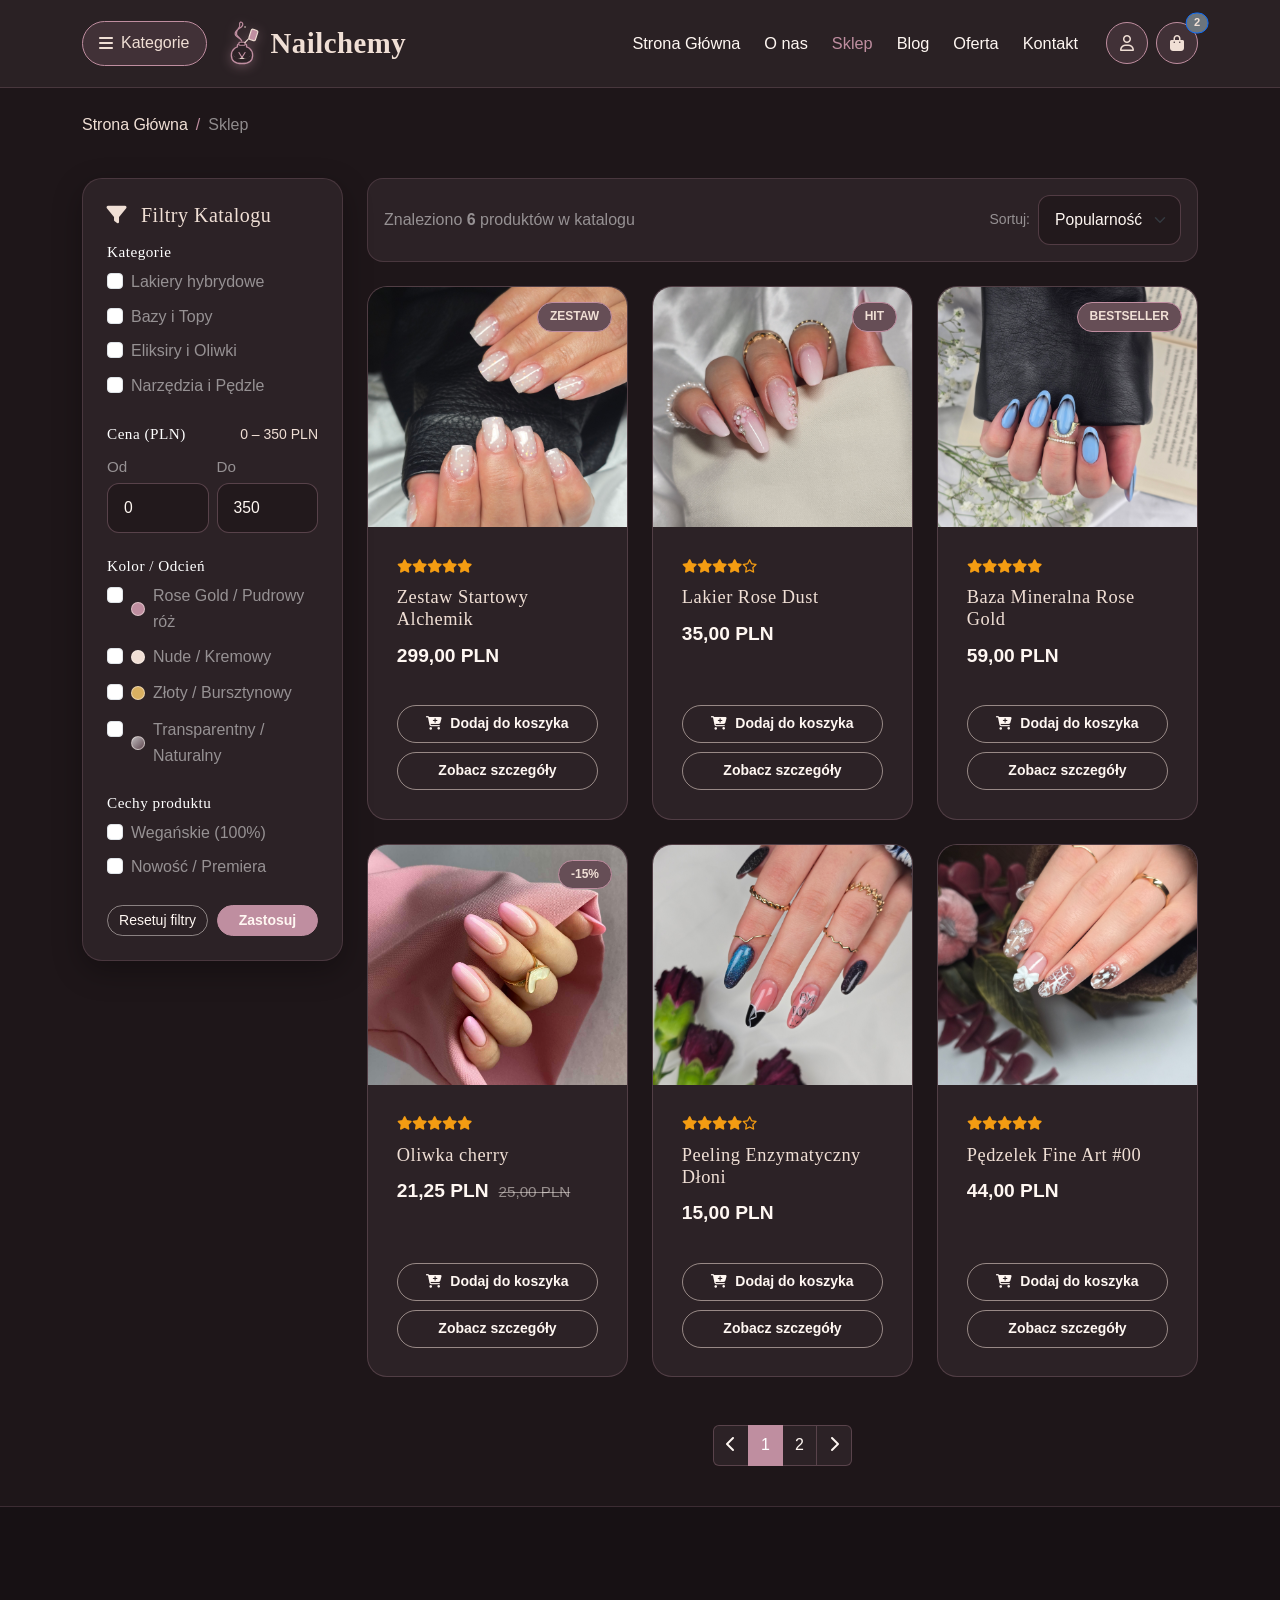
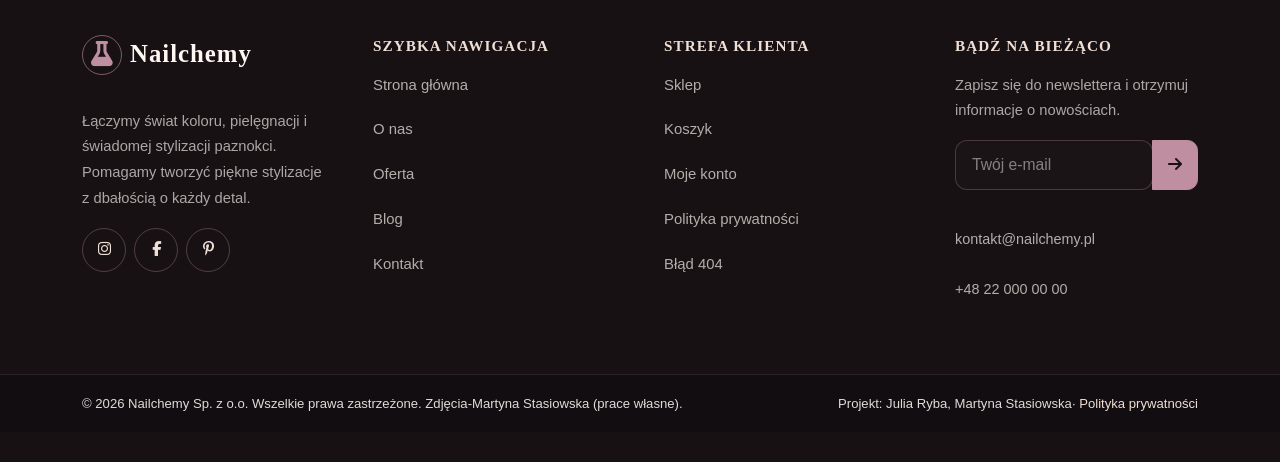
<file: sklep.html>
<!DOCTYPE html>
<html lang="pl">
<head>
    <meta charset="UTF-8">
    <meta name="viewport" content="width=device-width, initial-scale=1.0">
    <title>Sklep – Nailchemy</title>
    <meta name="description" content="Przeglądaj produkty Nailchemy: lakiery hybrydowe, preparaty pielęgnacyjne i akcesoria.">

    <!-- Bootstrap 5 CSS -->
    <link href="https://cdn.jsdelivr.net/npm/bootstrap@5.3.2/dist/css/bootstrap.min.css" rel="stylesheet">
    <!-- FontAwesome -->
    <link rel="stylesheet" href="https://cdnjs.cloudflare.com/ajax/libs/font-awesome/6.4.2/css/all.min.css">
    <!-- Google Fonts -->
    <link rel="preconnect" href="https://fonts.googleapis.com">
    <link rel="preconnect" href="https://fonts.gstatic.com" crossorigin>
    <!-- Style całej strony (jeden wspólny plik) -->
    <link rel="stylesheet" href="css/style.css">

    <meta property="og:type" content="website">
    <meta property="og:title" content="Sklep – Nailchemy">
    <meta property="og:description" content="Przeglądaj produkty Nailchemy: lakiery hybrydowe, preparaty pielęgnacyjne i akcesoria.">
    <meta property="og:image" content="https://images.unsplash.com/photo-1632345031435-8727f6897d53?auto=format&amp;fit=crop&amp;w=1200&amp;q=80">
<script type="application/ld+json">{"@context": "https://schema.org", "@type": "WebPage", "name": "Sklep – Nailchemy", "description": "Przeglądaj produkty Nailchemy: lakiery hybrydowe, preparaty pielęgnacyjne i akcesoria.", "publisher": {"@type": "Organization", "name": "Nailchemy Sp. z o.o."}}</script>
</head>
<body data-page="shop">

    <!-- NAVBAR + panele Kategorie / Koszyk (wstawiane przez js/navbar.js) -->
    <script src="js/navbar.js"></script>

    <!-- ===== TREŚĆ STRONY ===== -->
        <div class="container pt-4">
            <nav aria-label="breadcrumb">
                <ol class="breadcrumb">
                    <li class="breadcrumb-item"><a href="index.html">Strona Główna</a></li>
                    <li class="breadcrumb-item active text-white-50" aria-current="page">Sklep</li>
                </ol>
            </nav>
        </div>
    
        <h1 class="visually-hidden">Sklep z kosmetykami do stylizacji paznokci</h1>

    <main class="container py-4">
            <div class="row g-4">
                <!-- Panel Filtrów (<aside>) -->
                <aside class="col-lg-3">
                    <div class="sticky-summary-box p-4">
                        <h4 class="h5 text-accent mb-3"><i class="fa-solid fa-filter me-2"></i> Filtry Katalogu</h4>
                        <div class="mb-4">
                            <h6 class="text-white mb-2" style="font-size: 0.95rem;">Kategorie</h6>
                            <div class="form-check mb-2"><input class="form-check-input" type="checkbox" id="c1" data-category="lakiery"><label class="form-check-label text-white-50" for="c1">Lakiery hybrydowe</label></div>
                            <div class="form-check mb-2"><input class="form-check-input" type="checkbox" id="c2" data-category="bazy"><label class="form-check-label text-white-50" for="c2">Bazy i Topy</label></div>
                            <div class="form-check mb-2"><input class="form-check-input" type="checkbox" id="c3" data-category="pielegnacja"><label class="form-check-label text-white-50" for="c3">Eliksiry i Oliwki</label></div>
                            <div class="form-check"><input class="form-check-input" type="checkbox" id="c4" data-category="narzedzia"><label class="form-check-label text-white-50" for="c4">Narzędzia i Pędzle</label></div>
                        </div>
                        <div class="mb-4">
                            <div class="d-flex justify-content-between align-items-center mb-2">
                                <h6 class="text-white mb-0" style="font-size: 0.95rem;">Cena (PLN)</h6>
                                <small class="text-accent" id="priceRangePreview">0 – 350 PLN</small>
                            </div>
                            <div class="row g-2">
                                <div class="col-6">
                                    <label class="form-label text-white-50 small mb-1" for="priceMin">Od</label>
                                    <input type="number" class="form-control form-control-sm" id="priceMin" value="0" min="0" max="1000" step="1" placeholder="0" aria-label="Cena od">
                                </div>
                                <div class="col-6">
                                    <label class="form-label text-white-50 small mb-1" for="priceMax">Do</label>
                                    <input type="number" class="form-control form-control-sm" id="priceMax" value="350" min="0" max="1000" step="1" placeholder="350" aria-label="Cena do">
                                </div>
                            </div>
                        </div>
                        <div class="mb-4">
                            <h6 class="text-white mb-2" style="font-size: 0.95rem;">Kolor / Odcień</h6>
                            <div class="form-check mb-2">
                                <input class="form-check-input" type="checkbox" id="col1" data-color="rose-gold">
                                <label class="form-check-label text-white-50 d-inline-flex align-items-center gap-2" for="col1">
                                    <span class="shop-color-dot" style="background: #BF8EA0;"></span> Rose Gold / Pudrowy róż
                                </label>
                            </div>
                            <div class="form-check mb-2">
                                <input class="form-check-input" type="checkbox" id="col2" data-color="nude">
                                <label class="form-check-label text-white-50 d-inline-flex align-items-center gap-2" for="col2">
                                    <span class="shop-color-dot" style="background: #F0DFD5;"></span> Nude / Kremowy
                                </label>
                            </div>
                            <div class="form-check mb-2">
                                <input class="form-check-input" type="checkbox" id="col3" data-color="gold">
                                <label class="form-check-label text-white-50 d-inline-flex align-items-center gap-2" for="col3">
                                    <span class="shop-color-dot" style="background: #D9B061;"></span> Złoty / Bursztynowy
                                </label>
                            </div>
                            <div class="form-check">
                                <input class="form-check-input" type="checkbox" id="col4" data-color="transparent">
                                <label class="form-check-label text-white-50 d-inline-flex align-items-center gap-2" for="col4">
                                    <span class="shop-color-dot" style="background: linear-gradient(135deg, rgba(255,255,255,0.7), rgba(191,142,160,0.35));"></span> Transparentny / Naturalny
                                </label>
                            </div>
                        </div>
                        <div class="mb-4">
                            <h6 class="text-white mb-2" style="font-size: 0.95rem;">Cechy produktu</h6>
                            <div class="form-check mb-2"><input class="form-check-input" type="checkbox" id="f1" data-feature="vegan"><label class="form-check-label text-white-50" for="f1">Wegańskie (100%)</label></div>
                            <div class="form-check"><input class="form-check-input" type="checkbox" id="f2" data-feature="new"><label class="form-check-label text-white-50" for="f2">Nowość / Premiera</label></div>
                        </div>
                        <div class="shop-filter-actions"><button type="button" class="btn btn-outline-light rounded-pill btn-sm" id="resetShopFilters">Resetuj filtry</button><button type="button" class="btn btn-alchemy-primary rounded-pill btn-sm" id="applyShopFilters">Zastosuj</button></div>
                    </div>
                </aside>
    
                <!-- Siatka Produktów (<main>) -->
                <div class="col-lg-9">
                    <div class="d-flex flex-wrap justify-content-between align-items-center mb-4 p-3 rounded-4" style="background: var(--bg-card); border: 1px solid rgba(191,142,160,0.2);">
                        <span class="text-white-50" id="shopResultCount" aria-live="polite">Znaleziono <strong>6</strong> produktów w katalogu</span>
                        <div class="d-flex align-items-center gap-2">
                            <label class="text-white-50 small">Sortuj:</label>
                            <select class="form-select form-select-sm w-auto" id="shopSort" aria-label="Sortuj produkty">
                                <option value="popular">Popularność</option>
                                <option value="name-asc">Nazwa: A–Z</option>
                                <option value="name-desc">Nazwa: Z–A</option>
                                <option value="price-asc">Cena: rosnąco</option>
                                <option value="price-desc">Cena: malejąco</option>
                            </select>
                        </div>
                    </div>
    
                    <div class="row g-4">
                        <div class="col-md-4">
                            <div class="product-card-ecommerce shop-product" data-name="Eliksir Keratynowy #1" data-color="gold" data-category="pielegnacja" data-vegan="true" data-new="false" data-price="75" data-popularity="92">
                                <div class="product-card-img-wrap"><span class="product-badge-promo">-15%</span><img src="img/21.jpeg" alt="P1"></div>
                                <div class="product-card-body">
                                    <div class="product-rating"><i class="fa-solid fa-star"></i><i class="fa-solid fa-star"></i><i class="fa-solid fa-star"></i><i class="fa-solid fa-star"></i><i class="fa-solid fa-star"></i></div>
                                    <h3 class="product-title-ec">Oliwka cherry</h3>
                                    <div class="product-price-box"><span class="product-current-price">21,25 PLN</span><span class="product-old-price">25,00 PLN</span></div>
                                    <div class="shop-product-actions">
                                        <button type="button" class="btn rounded-pill btn-sm" data-add-to-cart="eliksir-keratynowy"><i class="fa-solid fa-cart-plus me-1"></i> Dodaj do koszyka</button>
                                        <button type="button" class="btn rounded-pill btn-sm" onclick="location.href='produkt.html'">Zobacz szczegóły</button>
                                    </div>
                                </div>
                            </div>
                        </div>
                        <div class="col-md-4">
                            <div class="product-card-ecommerce shop-product" data-name="Lakier Rose Dust" data-color="rose-gold" data-category="lakiery" data-vegan="true" data-new="true" data-price="65" data-popularity="98">
                                <div class="product-card-img-wrap"><span class="product-badge-promo">Hit</span><img src="img/16.jpg" alt="P2"></div>
                                <div class="product-card-body">
                                    <div class="product-rating"><i class="fa-solid fa-star"></i><i class="fa-solid fa-star"></i><i class="fa-solid fa-star"></i><i class="fa-solid fa-star"></i><i class="fa-regular fa-star"></i></div>
                                    <h3 class="product-title-ec">Lakier Rose Dust</h3>
                                    <div class="product-price-box"><span class="product-current-price">35,00 PLN</span></div>
                                    <div class="shop-product-actions">
                                        <button type="button" class="btn rounded-pill btn-sm" data-add-to-cart="lakier-rose-dust"><i class="fa-solid fa-cart-plus me-1"></i> Dodaj do koszyka</button>
                                        <button type="button" class="btn rounded-pill btn-sm" onclick="location.href='produkt.html'">Zobacz szczegóły</button>
                                    </div>
                                </div>
                            </div>
                        </div>
                        <div class="col-md-4">
                            <div class="product-card-ecommerce shop-product" data-name="Baza Mineralna Rose Gold" data-color="rose-gold" data-category="bazy" data-vegan="true" data-new="true" data-price="79" data-popularity="95">
                                <div class="product-card-img-wrap"><span class="product-badge-promo">Bestseller</span><img src="img/17.jpg" alt="P3"></div>
                                <div class="product-card-body">
                                    <div class="product-rating"><i class="fa-solid fa-star"></i><i class="fa-solid fa-star"></i><i class="fa-solid fa-star"></i><i class="fa-solid fa-star"></i><i class="fa-solid fa-star"></i></div>
                                    <h3 class="product-title-ec">Baza Mineralna Rose Gold</h3>
                                    <div class="product-price-box"><span class="product-current-price">59,00 PLN</span></div>
                                    <div class="shop-product-actions">
                                        <button type="button" class="btn rounded-pill btn-sm" data-add-to-cart="baza-mineralna"><i class="fa-solid fa-cart-plus me-1"></i> Dodaj do koszyka</button>
                                        <button type="button" class="btn rounded-pill btn-sm" onclick="location.href='produkt.html'">Zobacz szczegóły</button>
                                    </div>
                                </div>
                            </div>
                        </div>
                        <div class="col-md-4">
                            <div class="product-card-ecommerce shop-product" data-name="Peeling Enzymatyczny Dłoni" data-color="nude" data-category="pielegnacja" data-vegan="true" data-new="false" data-price="95" data-popularity="82">
                                <div class="product-card-img-wrap"><img src="img/18.jpg" alt="P4"></div>
                                <div class="product-card-body">
                                    <div class="product-rating"><i class="fa-solid fa-star"></i><i class="fa-solid fa-star"></i><i class="fa-solid fa-star"></i><i class="fa-solid fa-star"></i><i class="fa-regular fa-star"></i></div>
                                    <h3 class="product-title-ec">Peeling Enzymatyczny Dłoni</h3>
                                    <div class="product-price-box"><span class="product-current-price">15,00 PLN</span></div>
                                    <div class="shop-product-actions">
                                        <button type="button" class="btn rounded-pill btn-sm" data-add-to-cart="peeling-enzymatyczny"><i class="fa-solid fa-cart-plus me-1"></i> Dodaj do koszyka</button>
                                        <button type="button" class="btn rounded-pill btn-sm" onclick="location.href='produkt.html'">Zobacz szczegóły</button>
                                    </div>
                                </div>
                            </div>
                        </div>
                        <div class="col-md-4">
                            <div class="product-card-ecommerce shop-product" data-name="Pędzelek Fine Art #00" data-color="transparent" data-category="narzedzia" data-vegan="true" data-new="true" data-price="49" data-popularity="76">
                                <div class="product-card-img-wrap"><img src="img/19.jpg" alt="P5"></div>
                                <div class="product-card-body">
                                    <div class="product-rating"><i class="fa-solid fa-star"></i><i class="fa-solid fa-star"></i><i class="fa-solid fa-star"></i><i class="fa-solid fa-star"></i><i class="fa-solid fa-star"></i></div>
                                    <h3 class="product-title-ec">Pędzelek Fine Art #00</h3>
                                    <div class="product-price-box"><span class="product-current-price">44,00 PLN</span></div>
                                    <div class="shop-product-actions">
                                        <button type="button" class="btn rounded-pill btn-sm" data-add-to-cart="pedzelek-fine-art"><i class="fa-solid fa-cart-plus me-1"></i> Dodaj do koszyka</button>
                                        <button type="button" class="btn rounded-pill btn-sm" onclick="location.href='produkt.html'">Zobacz szczegóły</button>
                                    </div>
                                </div>
                            </div>
                        </div>
                        <div class="col-md-4">
                            <div class="product-card-ecommerce shop-product" data-name="Zestaw Startowy Alchemik" data-color="nude" data-category="bazy" data-vegan="true" data-new="false" data-price="299" data-popularity="99">
                                <div class="product-card-img-wrap"><span class="product-badge-promo">Zestaw</span><img src="img/20.jpg" alt="P6"></div>
                                <div class="product-card-body">
                                    <div class="product-rating"><i class="fa-solid fa-star"></i><i class="fa-solid fa-star"></i><i class="fa-solid fa-star"></i><i class="fa-solid fa-star"></i><i class="fa-solid fa-star"></i></div>
                                    <h3 class="product-title-ec">Zestaw Startowy Alchemik</h3>
                                    <div class="product-price-box"><span class="product-current-price">299,00 PLN</span></div>
                                    <div class="shop-product-actions">
                                        <button type="button" class="btn rounded-pill btn-sm" data-add-to-cart="zestaw-startowy"><i class="fa-solid fa-cart-plus me-1"></i> Dodaj do koszyka</button>
                                        <button type="button" class="btn rounded-pill btn-sm" onclick="location.href='produkt.html'">Zobacz szczegóły</button>
                                    </div>
                                </div>
                            </div>
                        </div>
                    </div>
    
                    <nav aria-label="Paginacja" class="mt-5">
                        <ul class="pagination justify-content-center">
                            <li class="page-item disabled"><a class="page-link" href="#"><i class="fa-solid fa-chevron-left"></i></a></li>
                            <li class="page-item active"><a class="page-link" href="#">1</a></li>
                            <li class="page-item"><a class="page-link" href="#">2</a></li>
                            <li class="page-item"><a class="page-link" href="#"><i class="fa-solid fa-chevron-right"></i></a></li>
                        </ul>
                    </nav>
                </div>
            </div>
        </main>

    <!-- STOPKA (wstawiana przez js/footer.js) -->
    <script src="js/footer.js"></script>

    <!-- Bootstrap 5 JS -->
    <script src="https://cdn.jsdelivr.net/npm/bootstrap@5.3.2/dist/js/bootstrap.bundle.min.js"></script>
    <!-- Wspólne skrypty (modal powiadomień, helpery) -->
    <script src="js/main.js"></script>
    <script src="js/cart.js"></script>
    <script src="js/shop.js"></script>
</body>
</html>
</file>
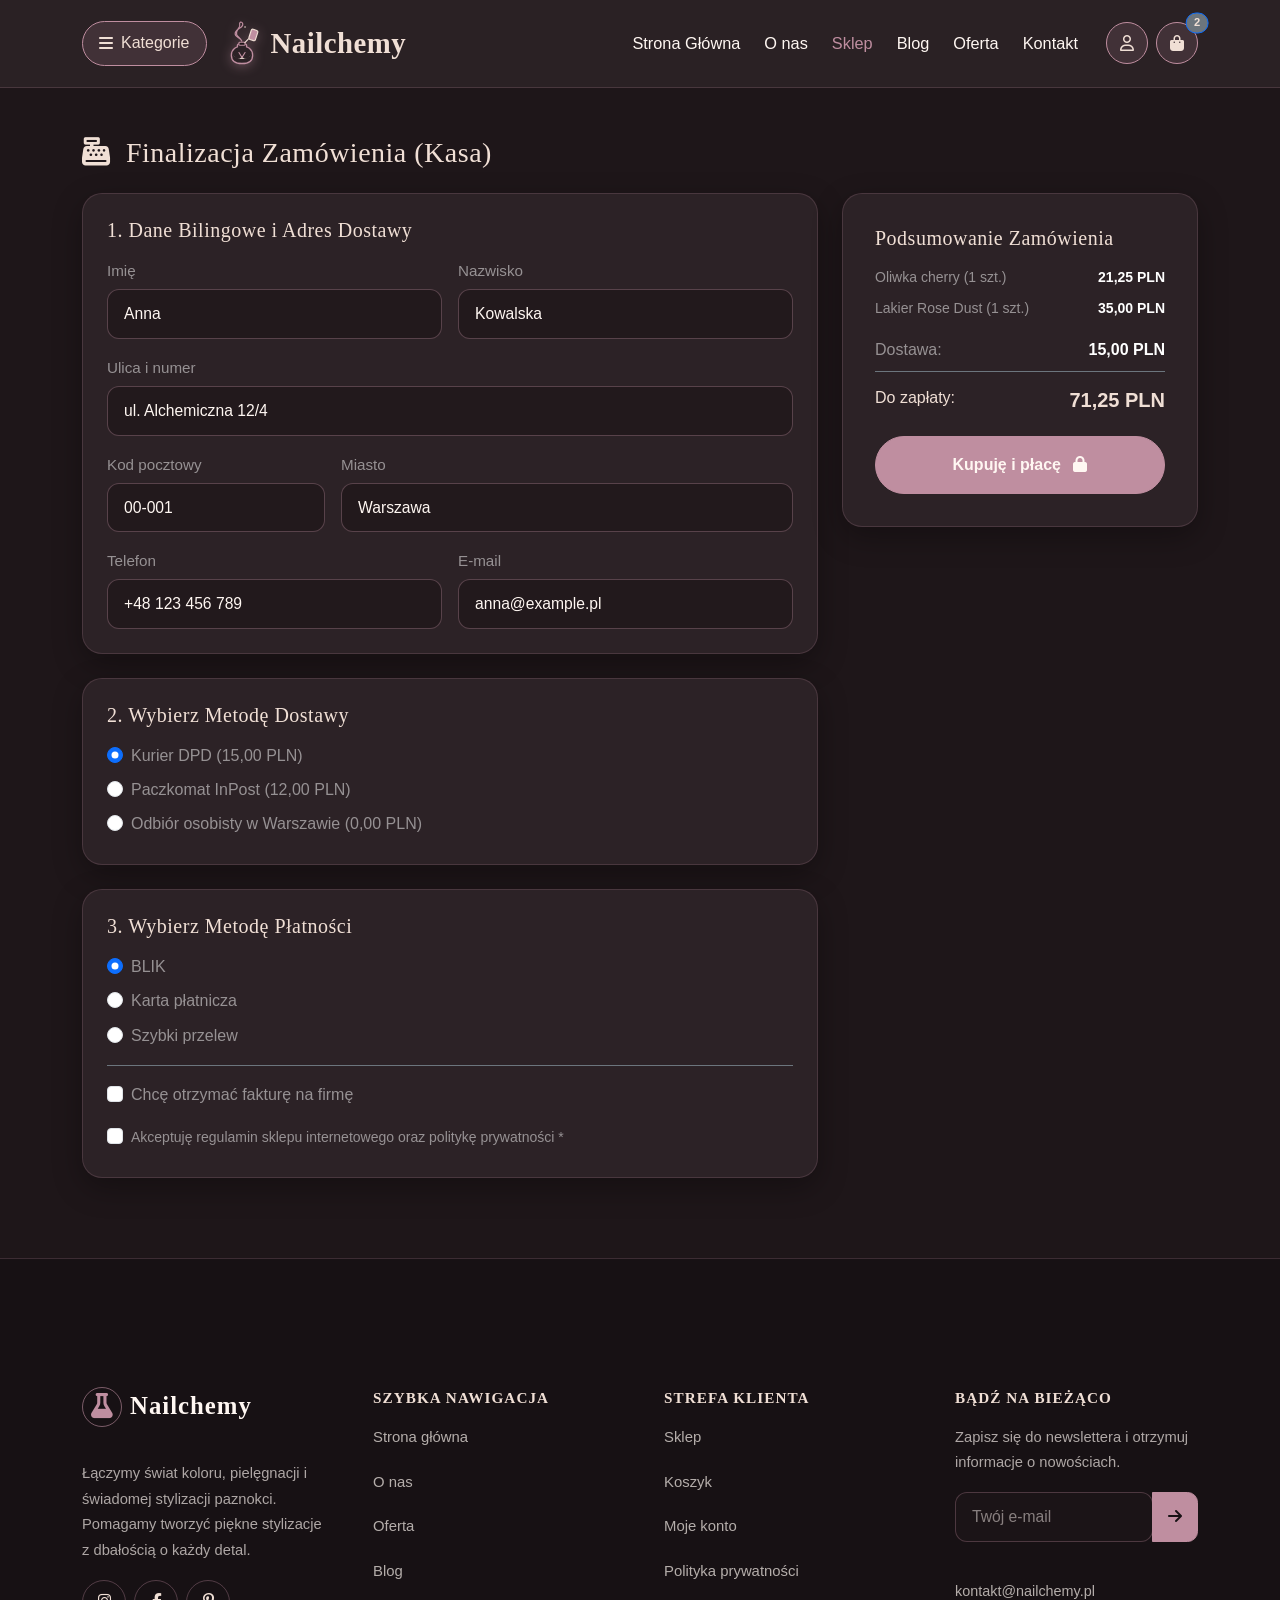
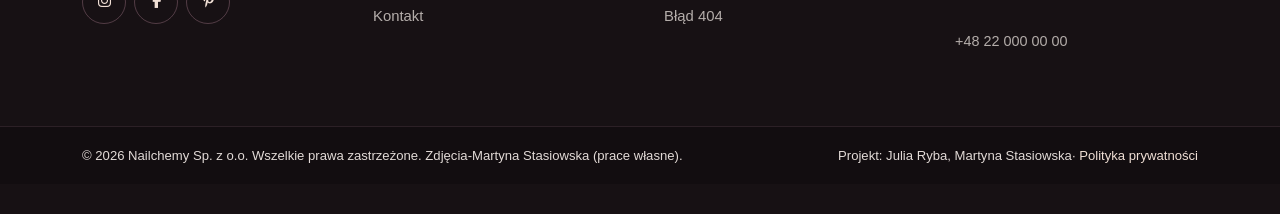
<file: zamowienie.html>
<!DOCTYPE html>
<html lang="pl">
<head>
    <meta charset="UTF-8">
    <meta name="viewport" content="width=device-width, initial-scale=1.0">
    <title>Zamówienie – Nailchemy</title>
    <meta name="description" content="Dokończ zamówienie w sklepie internetowym Nailchemy.">

    <!-- Bootstrap 5 CSS -->
    <link href="https://cdn.jsdelivr.net/npm/bootstrap@5.3.2/dist/css/bootstrap.min.css" rel="stylesheet">
    <!-- FontAwesome -->
    <link rel="stylesheet" href="https://cdnjs.cloudflare.com/ajax/libs/font-awesome/6.4.2/css/all.min.css">
    <!-- Google Fonts -->
    <link rel="preconnect" href="https://fonts.googleapis.com">
    <link rel="preconnect" href="https://fonts.gstatic.com" crossorigin>
    <!-- Style całej strony (jeden wspólny plik) -->
    <link rel="stylesheet" href="css/style.css">

    <meta property="og:type" content="website">
    <meta property="og:title" content="Zamówienie – Nailchemy">
    <meta property="og:description" content="Dokończ zamówienie w sklepie internetowym Nailchemy.">
    <meta property="og:image" content="https://images.unsplash.com/photo-1632345031435-8727f6897d53?auto=format&amp;fit=crop&amp;w=1200&amp;q=80">
<script type="application/ld+json">{"@context": "https://schema.org", "@type": "WebPage", "name": "Zamówienie – Nailchemy", "description": "Dokończ zamówienie w sklepie internetowym Nailchemy.", "publisher": {"@type": "Organization", "name": "Nailchemy Sp. z o.o."}}</script>
</head>
<body data-page="checkout">

    <!-- NAVBAR + panele Kategorie / Koszyk (wstawiane przez js/navbar.js) -->
    <script src="js/navbar.js"></script>

    <!-- ===== TREŚĆ STRONY ===== -->
        <main class="container py-5">
            <h1 class="h3 text-accent mb-4"><i class="fa-solid fa-cash-register me-2"></i> Finalizacja Zamówienia (Kasa)</h1>
            <form id="checkoutForm">
                <div class="row g-4">
                    <div class="col-lg-8">
                        <div class="sticky-summary-box p-4 mb-4">
                            <h4 class="h5 text-accent mb-3">1. Dane Bilingowe i Adres Dostawy</h4>
                            <div class="row g-3">
                                <div class="col-md-6"><label class="form-label text-white-50 small">Imię</label><input type="text" class="form-control" required value="Anna"></div>
                                <div class="col-md-6"><label class="form-label text-white-50 small">Nazwisko</label><input type="text" class="form-control" required value="Kowalska"></div>
                                <div class="col-12"><label class="form-label text-white-50 small">Ulica i numer</label><input type="text" class="form-control" required value="ul. Alchemiczna 12/4"></div>
                                <div class="col-md-4"><label class="form-label text-white-50 small">Kod pocztowy</label><input type="text" class="form-control" required value="00-001"></div>
                                <div class="col-md-8"><label class="form-label text-white-50 small">Miasto</label><input type="text" class="form-control" required value="Warszawa"></div>
                                <div class="col-md-6"><label class="form-label text-white-50 small">Telefon</label><input type="tel" class="form-control" required value="+48 123 456 789"></div>
                                <div class="col-md-6"><label class="form-label text-white-50 small">E-mail</label><input type="email" class="form-control" required value="anna@example.pl"></div>
                            </div>
                        </div>
    
                        <div class="sticky-summary-box p-4 mb-4">
                            <h4 class="h5 text-accent mb-3">2. Wybierz Metodę Dostawy</h4>
                            <div class="form-check mb-2"><input class="form-check-input" type="radio" name="d" id="d1" checked><label class="form-check-label text-white-50" for="d1">Kurier DPD (15,00 PLN)</label></div>
                            <div class="form-check mb-2"><input class="form-check-input" type="radio" name="d" id="d2"><label class="form-check-label text-white-50" for="d2">Paczkomat InPost (12,00 PLN)</label></div>
                            <div class="form-check"><input class="form-check-input" type="radio" name="d" id="d3"><label class="form-check-label text-white-50" for="d3">Odbiór osobisty w Warszawie (0,00 PLN)</label></div>
                        </div>
    
                        <div class="sticky-summary-box p-4">
                            <h4 class="h5 text-accent mb-3">3. Wybierz Metodę Płatności</h4>
                            <div class="form-check mb-2"><input class="form-check-input" type="radio" name="p" id="p1" checked><label class="form-check-label text-white-50" for="p1">BLIK</label></div>
                            <div class="form-check mb-2"><input class="form-check-input" type="radio" name="p" id="p2"><label class="form-check-label text-white-50" for="p2">Karta płatnicza</label></div>
                            <div class="form-check"><input class="form-check-input" type="radio" name="p" id="p3"><label class="form-check-label text-white-50" for="p3">Szybki przelew</label></div>
                            <div class="form-check mt-3 pt-3 border-top border-secondary">
                                <input class="form-check-input" type="checkbox" id="wantInvoiceCheckbox" name="wantInvoice">
                                <label class="form-check-label text-white-50" for="wantInvoiceCheckbox">Chcę otrzymać fakturę na firmę</label>
                            </div>
                            <div id="invoiceFieldsContainer" class="mt-3 p-3 rounded-3" style="background: rgba(30,22,25,0.65); border: 1px solid rgba(191,142,160,0.28);" hidden>
                                <h5 class="h6 text-accent mb-3"><i class="fa-solid fa-file-invoice me-2"></i> Dane do faktury VAT</h5>
                                <div class="row g-3">
                                    <div class="col-md-7">
                                        <label class="form-label text-white-50 small" for="invoiceCompanyName">Nazwa firmy *</label>
                                        <input type="text" class="form-control" id="invoiceCompanyName" name="invoiceCompanyName" placeholder="np. Studio Paznokci Beauty Sp. z o.o.">
                                    </div>
                                    <div class="col-md-5">
                                        <label class="form-label text-white-50 small" for="invoiceNip">NIP *</label>
                                        <input type="text" class="form-control" id="invoiceNip" name="invoiceNip" placeholder="np. 1234567890">
                                    </div>
                                    <div class="col-12">
                                        <label class="form-label text-white-50 small" for="invoiceAddress">Adres siedziby firmy *</label>
                                        <input type="text" class="form-control" id="invoiceAddress" name="invoiceAddress" placeholder="np. ul. Kosmetyczna 8, 00-120 Warszawa">
                                    </div>
                                </div>
                            </div>
                            <div class="form-check mt-3"><input class="form-check-input" type="checkbox" required><label class="form-check-label text-white-50 small">Akceptuję regulamin sklepu internetowego oraz politykę prywatności *</label></div>
                        </div>
                    </div>
    
                    <div class="col-lg-4">
                        <div class="sticky-summary-box">
                            <h4 class="h5 text-accent mb-3">Podsumowanie Zamówienia</h4>
                            <ul class="list-unstyled text-white-50 small mb-3" id="checkoutItems"></ul>
                            <div class="d-flex justify-content-between mb-2 text-white-50"><span>Dostawa:</span><strong class="text-white" id="checkoutShipping">15,00 PLN</strong></div>
                            <div class="d-flex justify-content-between mb-4 pt-3 border-top border-secondary">
                                <span class="h6 text-accent mb-0">Do zapłaty:</span>
                                <span class="h5 text-accent fw-bold mb-0" id="checkoutTotal">155,00 PLN</span>
                            </div>
                            <button type="submit" class="btn btn-alchemy-primary cart-action-button w-100 rounded-pill py-3" id="checkoutPayButton">
                                Kupuję i płacę <i class="fa-solid fa-lock ms-2"></i>
                            </button>
                        </div>
                    </div>
                </div>
            </form>
        </main>

    <!-- STOPKA (wstawiana przez js/footer.js) -->
    <script src="js/footer.js"></script>

    <!-- Bootstrap 5 JS -->
    <script src="https://cdn.jsdelivr.net/npm/bootstrap@5.3.2/dist/js/bootstrap.bundle.min.js"></script>
    <!-- Wspólne skrypty (modal powiadomień, helpery) -->
    <script src="js/main.js"></script>
    <script src="js/cart.js"></script>
    <script src="js/account.js"></script>
</body>
</html>
</file>
<file: css/style.css>
:root {
    --primary-color: #BF8EA0;   /* Rose Dusty Gold */
    --secondary-color: #664E56; /* Deep Warm Plum */
    --accent-color: #F0DFD5;    /* Soft Cream Nude */
    --text-color: #fff7f2;      /* Soft Silk Off-White */
    --bg-dark: #1E1619;         /* Deep Background */
    --bg-card: #2C2226;         /* Card Background */
    --bg-glass: rgba(44, 34, 38, 0.94);
    --font-heading: 'Palatino', 'URW Palladio L', serif;
    --font-body: 'Gill Sans', 'Gill Sans MT', Calibri, sans-serif;
    --transition-smooth: all 0.35s cubic-bezier(0.4, 0, 0.2, 1);
    --box-shadow-glow: 0 10px 30px rgba(191, 142, 160, 0.25);
}

html {
    scroll-behavior: smooth;
    font-size: 16px;
}

body {
    background-color: var(--bg-dark);
    color: var(--text-color);
    font-family: var(--font-body);
    line-height: 1.65;
    overflow-x: hidden;
}

h1, h2, h3, h4, h5, h6, .navbar-brand {
    font-family: var(--font-heading);
    color: var(--text-color);
    letter-spacing: 0.5px;
}

p {
    color: rgba(255, 247, 242, 0.88);
}

.text-accent {
    color: var(--accent-color) !important;
}

.text-primary-brand {
    color: var(--primary-color) !important;
}

/* Sekcja Title Wrapper */
.section-title-wrapper {
    text-align: center;
    margin-bottom: 3.5rem;
    position: relative;
}

.section-title-wrapper h2 {
    font-size: 2.3rem;
    font-weight: 700;
    display: inline-block;
    position: relative;
}

.section-title-wrapper h2::after {
    content: '';
    display: block;
    width: 65px;
    height: 3px;
    background: linear-gradient(90deg, var(--primary-color), var(--accent-color));
    margin: 12px auto 0 auto;
    border-radius: 2px;
}

/* Nawigacja Główna */
.navbar-custom {
    background-color: var(--bg-glass);
    backdrop-filter: blur(12px);
    -webkit-backdrop-filter: blur(12px);
    border-bottom: 1px solid rgba(191, 142, 160, 0.2);
    padding: 0.9rem 0;
    transition: var(--transition-smooth);
    z-index: 1040;
}

.btn-categories-trigger {
    background: rgba(191, 142, 160, 0.15);
    border: 1px solid var(--primary-color);
    color: var(--accent-color);
    padding: 8px 16px;
    border-radius: 50px;
    font-weight: 500;
    display: inline-flex;
    align-items: center;
    gap: 8px;
    transition: var(--transition-smooth);
    cursor: pointer;
}

.btn-categories-trigger:hover {
    background: var(--primary-color);
    color: #fff;
    box-shadow: 0 4px 15px rgba(191, 142, 160, 0.3);
}

.brand-logo-svg {
    width: 38px;
    height: 48px;
    display: inline-block;
    vertical-align: middle;
    filter: drop-shadow(0 2px 6px rgba(191, 142, 160, 0.4));
    transition: var(--transition-smooth);
}

.navbar-brand:hover .brand-logo-svg {
    transform: scale(1.08) rotate(-3deg);
    filter: drop-shadow(0 0 12px rgba(240, 223, 213, 0.7));
}

.navbar-brand {
    font-size: 1.8rem;
    font-weight: 700;
    color: var(--accent-color) !important;
    display: flex;
    align-items: center;
    gap: 10px;
    cursor: pointer;
}

.nav-link {
    color: var(--text-color) !important;
    font-size: 1.02rem;
    font-weight: 500;
    margin: 0 4px;
    cursor: pointer;
    transition: var(--transition-smooth);
}

.nav-link:hover, .nav-link.active {
    color: var(--accent-color) !important;
}

/* Ikony Akcji E-Commerce w Navbarze (Konto & Koszyk z badge '2') */
.nav-ecommerce-icon {
    background: rgba(191, 142, 160, 0.15);
    border: 1px solid var(--primary-color);
    color: var(--accent-color);
    width: 42px;
    height: 42px;
    border-radius: 50%;
    display: inline-flex;
    align-items: center;
    justify-content: center;
    transition: var(--transition-smooth);
    text-decoration: none;
    cursor: pointer;
}

.nav-ecommerce-icon:hover {
    background: var(--primary-color);
    color: #fff;
    box-shadow: 0 4px 15px rgba(191, 142, 160, 0.3);
    transform: translateY(-2px);
}

/* Offcanvas Drawers */
.offcanvas-custom {
    background-color: var(--bg-card);
    color: var(--text-color);
    border-color: rgba(191, 142, 160, 0.3);
    width: 380px !important;
    max-width: 85vw;
}

.offcanvas-header {
    border-bottom: 1px solid rgba(191, 142, 160, 0.25);
    padding: 1.5rem;
    background-color: rgba(30, 22, 25, 0.5);
}

.offcanvas-title {
    font-family: var(--font-heading);
    color: var(--accent-color);
    font-size: 1.35rem;
    display: flex;
    align-items: center;
    gap: 10px;
}

.category-group-title {
    font-family: var(--font-heading);
    color: var(--accent-color);
    font-size: 1.05rem;
    font-weight: 700;
    margin-top: 1rem;
    margin-bottom: 0.5rem;
    padding-bottom: 4px;
    border-bottom: 1px solid rgba(191, 142, 160, 0.2);
    display: flex;
    align-items: center;
    gap: 8px;
}

.category-item-link {
    color: rgba(255, 247, 242, 0.85);
    text-decoration: none;
    display: block;
    padding: 6px 10px;
    border-radius: 8px;
    font-size: 0.92rem;
    transition: var(--transition-smooth);
    cursor: pointer;
}

.category-item-link:hover {
    background: rgba(191, 142, 160, 0.15);
    color: var(--accent-color);
    padding-left: 14px;
}

/* Cart Drawer Items */
.cart-drawer-item {
    display: flex;
    align-items: center;
    gap: 14px;
    padding: 14px 0;
    border-bottom: 1px solid rgba(191, 142, 160, 0.15);
}

.cart-drawer-img {
    width: 65px;
    height: 65px;
    border-radius: 12px;
    object-fit: cover;
    border: 1px solid rgba(191, 142, 160, 0.3);
}

.cart-drawer-info {
    flex-grow: 1;
}

.cart-drawer-name {
    font-size: 0.95rem;
    font-weight: 600;
    color: var(--accent-color);
    margin-bottom: 3px;
}

.cart-drawer-price {
    font-size: 0.9rem;
    color: var(--text-color);
}

.cart-qty-btn {
    background: rgba(102, 78, 86, 0.4);
    border: 1px solid rgba(191, 142, 160, 0.3);
    color: #fff;
    width: 26px;
    height: 26px;
    border-radius: 50%;
    display: inline-flex;
    align-items: center;
    justify-content: center;
    cursor: pointer;
    font-size: 0.8rem;
    transition: var(--transition-smooth);
}

.cart-qty-btn:hover {
    background: var(--primary-color);
}

.cart-remove-btn {
    color: #ff6b6b;
    background: none;
    border: none;
    cursor: pointer;
    font-size: 0.9rem;
    padding: 4px;
    transition: var(--transition-smooth);
}

.cart-remove-btn:hover {
    color: #ff4d4d;
    transform: scale(1.1);
}

.cart-drawer-footer {
    border-top: 1px solid rgba(191, 142, 160, 0.25);
    padding: 1.5rem;
    background-color: rgba(30, 22, 25, 0.6);
}

/* Hero Section */
#hero {
    position: relative;
    padding: 160px 0 120px 0;
    background: linear-gradient(90deg, rgba(30, 22, 25, 0.88) 0%, rgba(30, 22, 25, 0.65) 50%, rgba(30, 22, 25, 0.35) 100%), 
                url("../img/1.jpg") center/cover no-repeat;
    overflow: hidden;
    min-height: 85vh;
    display: flex;
    align-items: center;
}

.hero-top-tag {
    font-size: 0.82rem;
    letter-spacing: 2.5px;
    text-transform: uppercase;
    color: rgba(240, 223, 213, 0.7);
    font-weight: 600;
    margin-bottom: 1rem;
}

.hero-title {
    font-size: clamp(3.2rem, 6vw, 5.2rem);
    font-weight: 400;
    line-height: 1.05;
    margin-bottom: 0.8rem;
    color: #ffffff;
    font-family: var(--font-heading);
}

.hero-subtitle-italic {
    font-size: clamp(1.3rem, 2.5vw, 1.8rem);
    font-style: italic;
    font-family: var(--font-heading);
    color: var(--accent-color);
    margin-bottom: 1.8rem;
    font-weight: 400;
}

.hero-description {
    font-size: 0.98rem;
    margin-bottom: 2.5rem;
    max-width: 540px;
    color: rgba(255, 247, 242, 0.85);
    line-height: 1.7;
}

.btn-hero-solid {
    background-color: var(--primary-color);
    color: #ffffff;
    border: none;
    padding: 13px 32px;
    font-weight: 600;
    border-radius: 50px;
    font-size: 0.95rem;
    transition: var(--transition-smooth);
    text-decoration: none;
    display: inline-block;
    cursor: pointer;
}

.btn-hero-solid:hover {
    background-color: #cb9ab0;
    color: #ffffff;
    transform: translateY(-2px);
    box-shadow: 0 6px 20px rgba(191, 142, 160, 0.4);
}

.btn-hero-outline {
    background: transparent;
    color: #ffffff;
    border: 1px solid rgba(255, 255, 255, 0.6);
    padding: 13px 32px;
    font-weight: 500;
    border-radius: 50px;
    font-size: 0.95rem;
    transition: var(--transition-smooth);
    text-decoration: none;
    display: inline-block;
    cursor: pointer;
}

.btn-hero-outline:hover {
    background: rgba(255, 255, 255, 0.1);
    color: #ffffff;
    border-color: #ffffff;
    transform: translateY(-2px);
}

/* About & Stats */
.about-content {
    background: var(--bg-card);
    border: 1px solid rgba(191, 142, 160, 0.15);
    border-radius: 24px;
    padding: 2.5rem;
    box-shadow: 0 10px 30px rgba(0,0,0,0.3);
    height: 100%;
}

.about-stat-box {
    background: rgba(102, 78, 86, 0.25);
    border: 1px solid rgba(191, 142, 160, 0.2);
    border-radius: 16px;
    padding: 1.2rem;
    text-align: center;
    transition: var(--transition-smooth);
}

.about-stat-box:hover {
    border-color: var(--primary-color);
    transform: translateY(-4px);
    background: rgba(102, 78, 86, 0.4);
}

.about-stat-number {
    font-family: var(--font-heading);
    font-size: 2.2rem;
    font-weight: 700;
    color: var(--accent-color);
    margin-bottom: 2px;
}

.about-stat-label {
    font-size: 0.88rem;
    color: rgba(255, 247, 242, 0.75);
    text-transform: uppercase;
    letter-spacing: 1px;
}

.about-img-container {
    position: relative;
    border-radius: 24px;
    overflow: hidden;
    height: 100%;
    min-height: 380px;
    border: 1px solid rgba(191, 142, 160, 0.2);
}

.about-img-container img {
    width: 100%;
    height: 100%;
    object-fit: cover;
}

/* E-Commerce Cards & Product Cards */
.bestseller-card, .card-alchemy, .product-card-ecommerce {
    background: var(--bg-card);
    border: 1px solid rgba(191, 142, 160, 0.25);
    border-radius: 20px;
    overflow: hidden;
    transition: var(--transition-smooth);
    height: 100%;
    display: flex;
    flex-direction: column;
}

.bestseller-card:hover, .card-alchemy:hover, .product-card-ecommerce:hover {
    transform: translateY(-6px);
    border-color: var(--primary-color);
    box-shadow: var(--box-shadow-glow);
}

.bestseller-img-box, .card-alchemy-img-wrap, .product-card-img-wrap {
    position: relative;
    height: 240px;
    overflow: hidden;
    background: #140E10;
}

.bestseller-img-box img, .card-alchemy-img-wrap img, .product-card-img-wrap img {
    width: 100%;
    height: 100%;
    object-fit: cover;
    transition: transform 0.5s ease;
}

.bestseller-card:hover .bestseller-img-box img, .card-alchemy:hover .card-alchemy-img-wrap img, .product-card-ecommerce:hover .product-card-img-wrap img {
    transform: scale(1.07);
}

.bestseller-tag, .card-badge, .product-badge-promo {
    position: absolute;
    top: 15px;
    left: 15px;
    background: rgba(30, 22, 25, 0.85);
    backdrop-filter: blur(6px);
    color: var(--accent-color);
    border: 1px solid var(--primary-color);
    font-size: 0.75rem;
    font-weight: 700;
    padding: 4px 12px;
    border-radius: 50px;
    text-transform: uppercase;
}

.card-badge, .product-badge-promo {
    left: auto;
    right: 15px;
    background: var(--secondary-color);
}

.bestseller-body, .card-alchemy-body, .product-card-body {
    padding: 1.8rem;
    display: flex;
    flex-direction: column;
    flex-grow: 1;
}

.bestseller-title, .card-alchemy-title, .product-title-ec {
    font-size: 1.15rem;
    color: var(--accent-color);
    margin-bottom: 0.6rem;
    font-family: var(--font-heading);
}

.bestseller-desc, .card-alchemy-text {
    font-size: 0.92rem;
    color: rgba(255, 247, 242, 0.8);
    margin-bottom: 1.2rem;
    flex-grow: 1;
}

.bestseller-action, .card-alchemy-footer {
    display: flex;
    align-items: center;
    justify-content: space-between;
    border-top: 1px solid rgba(191, 142, 160, 0.15);
    padding-top: 1rem;
}

.product-rating {
    color: #f39c12;
    font-size: 0.85rem;
    margin-bottom: 0.5rem;
}

.product-price-box {
    display: flex;
    align-items: baseline;
    gap: 10px;
    margin-bottom: 1.2rem;
}

.product-current-price {
    font-size: 1.2rem;
    font-weight: 700;
    color: var(--text-color);
}

.product-old-price {
    font-size: 0.95rem;
    color: rgba(255, 247, 242, 0.5);
    text-decoration: line-through;
}

/* Offer Cards */
.offer-card {
    background-color: var(--bg-card);
    border: 1px solid rgba(191, 142, 160, 0.2);
    border-radius: 20px;
    padding: 2.2rem 2rem 1.8rem 2rem;
    height: 100%;
    display: flex;
    flex-direction: column;
    transition: var(--transition-smooth);
    position: relative;
}

.offer-card:hover {
    transform: translateY(-6px);
    box-shadow: 0 12px 30px rgba(0,0,0,0.4);
}

.offer-card-featured {
    background-color: var(--accent-color);
    color: var(--bg-dark);
}

.offer-card-featured p,
.offer-card-featured .offer-price,
.offer-card-featured .offer-arrow,
.offer-card-featured .offer-title {
    color: var(--bg-dark) !important;
}

.offer-icon-circle {
    width: 54px;
    height: 54px;
    border-radius: 50%;
    background: rgba(191, 142, 160, 0.25);
    color: var(--text-color);
    display: inline-flex;
    align-items: center;
    justify-content: center;
    font-size: 1.25rem;
    margin-bottom: 1.8rem;
}

.offer-card-featured .offer-icon-circle {
    background: var(--secondary-color);
    color: var(--accent-color);
}

.offer-bestseller-badge {
    position: absolute;
    top: 2rem;
    left: 2rem;
    background-color: var(--secondary-color);
    color: #fff;
    font-size: 0.72rem;
    font-weight: 700;
    letter-spacing: 1.5px;
    padding: 4px 14px;
    border-radius: 50px;
    text-transform: uppercase;
}

.offer-title {
    font-family: var(--font-heading);
    font-size: 1.6rem;
    font-weight: 500;
    margin-bottom: 1rem;
}

.offer-desc {
    font-size: 0.95rem;
    line-height: 1.6;
    margin-bottom: 2.5rem;
    flex-grow: 1;
}

.offer-footer {
    display: flex;
    align-items: center;
    justify-content: space-between;
    border-top: 1px solid rgba(191, 142, 160, 0.15);
    padding-top: 1.2rem;
    margin-top: auto;
}

.offer-price {
    font-size: 1.05rem;
    font-weight: 600;
    color: var(--text-color);
}

.offer-arrow {
    font-size: 1.2rem;
    color: var(--text-color);
    transition: var(--transition-smooth);
}

.offer-card:hover .offer-arrow {
    transform: translateX(5px);
}

/* Sidebar & Blog Components */
.sidebar-box, .sticky-summary-box {
    background: var(--bg-card);
    border: 1px solid rgba(191, 142, 160, 0.2);
    border-radius: 20px;
    padding: 2rem;
    margin-bottom: 2rem;
    box-shadow: 0 10px 30px rgba(0,0,0,0.3);
}

.sticky-summary-box {
    position: sticky;
    top: 110px;
}

.sidebar-title {
    font-size: 1.2rem;
    color: var(--accent-color);
    margin-bottom: 1.2rem;
    padding-bottom: 8px;
    border-bottom: 1px solid rgba(191, 142, 160, 0.2);
}

.category-badge-item {
    display: flex;
    justify-content: space-between;
    align-items: center;
    padding: 8px 12px;
    border-radius: 10px;
    color: var(--text-color);
    text-decoration: none;
    transition: var(--transition-smooth);
    margin-bottom: 6px;
    background: rgba(102, 78, 86, 0.15);
    cursor: pointer;
}

.category-badge-item:hover {
    background: rgba(191, 142, 160, 0.25);
    color: var(--accent-color);
    padding-left: 16px;
}

.badge-count {
    background-color: var(--secondary-color);
    color: var(--accent-color);
    border: 1px solid var(--primary-color);
    font-size: 0.75rem;
    padding: 3px 8px;
    border-radius: 50px;
}

.sidebar-featured-item {
    display: flex;
    gap: 12px;
    align-items: center;
    margin-bottom: 1rem;
    text-decoration: none;
    cursor: pointer;
    transition: var(--transition-smooth);
}

.sidebar-featured-item:hover {
    opacity: 0.85;
}

.sidebar-featured-img {
    width: 70px;
    height: 70px;
    border-radius: 10px;
    object-fit: cover;
    border: 1px solid rgba(191, 142, 160, 0.3);
}

.sidebar-featured-title {
    font-size: 0.9rem;
    color: var(--accent-color);
    font-weight: 600;
    margin-bottom: 2px;
}

/* Single Article View */
.article-container {
    max-width: 840px;
    margin: 0 auto;
    background: var(--bg-card);
    border: 1px solid rgba(191, 142, 160, 0.2);
    border-radius: 24px;
    padding: 3rem;
    box-shadow: 0 15px 40px rgba(0,0,0,0.4);
}

.article-lead {
    font-size: 1.25rem;
    font-family: var(--font-heading);
    color: var(--accent-color);
    font-style: italic;
    line-height: 1.6;
    margin-bottom: 2rem;
    border-left: 4px solid var(--primary-color);
    padding-left: 1.2rem;
}

.table-alchemy {
    color: var(--text-color);
    border-color: rgba(191, 142, 160, 0.25);
}

.table-alchemy th {
    background-color: var(--secondary-color);
    color: var(--accent-color);
    border-color: rgba(191, 142, 160, 0.3);
}

.table-alchemy td {
    background-color: rgba(30, 22, 25, 0.6);
    color: rgba(255, 247, 242, 0.9);
    border-color: rgba(191, 142, 160, 0.2);
}

.author-box {
    background: rgba(102, 78, 86, 0.25);
    border: 1px solid rgba(191, 142, 160, 0.3);
    border-radius: 16px;
    padding: 2rem;
    display: flex;
    align-items: center;
    gap: 20px;
    margin: 3rem 0;
}

.author-avatar {
    width: 90px;
    height: 90px;
    border-radius: 50%;
    object-fit: cover;
    border: 2px solid var(--primary-color);
    flex-shrink: 0;
}

.comment-card {
    background: rgba(30, 22, 25, 0.7);
    border: 1px solid rgba(191, 142, 160, 0.2);
    border-radius: 16px;
    padding: 1.5rem;
    margin-bottom: 1.2rem;
}

.cart-table-img {
    width: 75px;
    height: 75px;
    border-radius: 12px;
    object-fit: cover;
    border: 1px solid rgba(191, 142, 160, 0.25);
}

.account-sidebar {
    background: var(--bg-card);
    border: 1px solid rgba(191, 142, 160, 0.2);
    border-radius: 20px;
    padding: 1.5rem;
}

.account-sidebar .nav-link {
    color: rgba(255, 247, 242, 0.85);
    padding: 12px 16px;
    border-radius: 12px;
    margin-bottom: 6px;
    transition: var(--transition-smooth);
    cursor: pointer;
}

.account-sidebar .nav-link:hover,
.account-sidebar .nav-link.active {
    background: rgba(191, 142, 160, 0.2);
    color: var(--accent-color);
    padding-left: 20px;
}

/* Forms & Inputs */
.form-control, .form-select {
    background-color: rgba(30, 22, 25, 0.7) !important;
    border: 1px solid rgba(191, 142, 160, 0.3) !important;
    color: var(--text-color) !important;
    border-radius: 12px !important;
    padding: 12px 16px !important;
    font-size: 0.98rem;
    transition: var(--transition-smooth);
}

.form-control:focus, .form-select:focus {
    background-color: rgba(30, 22, 25, 0.9) !important;
    border-color: var(--primary-color) !important;
    box-shadow: 0 0 0 0.25rem rgba(191, 142, 160, 0.25) !important;
}

.form-control::placeholder {
    color: rgba(255, 247, 242, 0.4);
}

.form-label {
    font-weight: 500;
    color: var(--accent-color);
    margin-bottom: 6px;
    font-size: 0.95rem;
}

/* Footer */
footer {
    background-color: #140E10;
    border-top: 1px solid rgba(191, 142, 160, 0.2);
    padding: 70px 0 30px 0;
    color: rgba(255, 247, 242, 0.7);
    font-size: 0.93rem;
}

.footer-brand {
    font-size: 1.8rem;
    font-family: var(--font-heading);
    color: var(--accent-color);
    font-weight: 700;
    margin-bottom: 1rem;
    display: inline-block;
    text-decoration: none;
    cursor: pointer;
}

.footer-links-list {
    list-style: none;
    padding: 0;
    margin: 0;
}

.footer-links-list li {
    margin-bottom: 10px;
}

.footer-links-list a {
    color: rgba(255, 247, 242, 0.7);
    text-decoration: none;
    transition: var(--transition-smooth);
    cursor: pointer;
}

.footer-links-list a:hover {
    color: var(--accent-color);
    padding-left: 5px;
}

.footer-bottom {
    border-top: 1px solid rgba(255, 255, 255, 0.08);
    padding-top: 25px;
    margin-top: 50px;
}

/* Pagination */
.pagination .page-link {
    background-color: var(--bg-card);
    border-color: rgba(191, 142, 160, 0.3);
    color: var(--text-color);
}

.pagination .page-item.active .page-link {
    background-color: var(--primary-color);
    border-color: var(--primary-color);
    color: #fff;
}

.pagination .page-link:hover {
    background-color: rgba(191, 142, 160, 0.2);
    color: var(--accent-color);
}

/* Breadcrumbs */
.breadcrumb-custom .breadcrumb-item + .breadcrumb-item::before,
.breadcrumb .breadcrumb-item + .breadcrumb-item::before {
    color: var(--primary-color);
}
.breadcrumb-custom a, .breadcrumb a {
    color: var(--accent-color);
    text-decoration: none;
    cursor: pointer;
}

/* ===== Stan aktywny linku w navbarze (dodawany przez js/navbar.js) ===== */
.navbar-custom .nav-link.active {
    color: var(--primary-color) !important;
}
.cursor-pointer { cursor: pointer; }


/* Koszyk – spójny wygląd, edycja ilości i czytelne przyciski akcji */
.cart-page .sticky-summary-box {
    background: linear-gradient(145deg, rgba(44, 34, 38, 0.98), rgba(35, 26, 30, 0.98));
    border-color: rgba(191, 142, 160, 0.28);
}
.cart-table {
    --bs-table-bg: transparent;
    --bs-table-color: var(--text-color);
    --bs-table-border-color: rgba(191, 142, 160, 0.18);
    margin-bottom: 0;
}
.cart-table thead th {
    color: rgba(255, 247, 242, 0.62);
    font-size: 0.82rem;
    font-weight: 600;
    white-space: nowrap;
    border-bottom-color: rgba(191, 142, 160, 0.3);
}
.cart-table td { vertical-align: middle; white-space: nowrap; }
.cart-table td:first-child { min-width: 245px; white-space: normal; }
.cart-quantity-control { display: inline-flex; align-items: center; gap: 8px; }
.cart-quantity-control.is-compact { gap: 7px; margin-top: 8px; }
.cart-quantity-input {
    width: 48px;
    height: 30px;
    padding: 2px 4px;
    text-align: center;
    color: var(--text-color);
    background: rgba(30, 22, 25, 0.8);
    border: 1px solid rgba(191, 142, 160, 0.35);
    border-radius: 8px;
    font-size: 0.9rem;
}
.cart-quantity-input::-webkit-inner-spin-button,
.cart-quantity-input::-webkit-outer-spin-button { opacity: 1; }
.cart-qty-btn { flex: 0 0 28px; }
.cart-empty-message { color: rgba(255, 247, 242, 0.65); text-align: center; padding: 2rem 0; }
.cart-action-button {
    color: var(--text-color) !important;
    background: transparent !important;
    border: 1px solid rgba(240, 223, 213, 0.42) !important;
    font-weight: 600;
    box-shadow: none;
    transition: background-color .25s ease, border-color .25s ease, box-shadow .25s ease, transform .25s ease;
}
.cart-action-button:hover,
.cart-action-button:focus-visible {
    color: var(--text-color) !important;
    background: rgba(191, 142, 160, 0.18) !important;
    border-color: var(--primary-color) !important;
    box-shadow: 0 0 0 4px rgba(191, 142, 160, 0.12), 0 8px 22px rgba(0, 0, 0, 0.2);
    transform: translateY(-2px);
}
.cart-action-button:disabled { opacity: .45; cursor: not-allowed; transform: none; box-shadow: none; }
.cart-drawer-item .cart-remove-btn { flex-shrink: 0; }
.cart-summary-panel { top: 110px; }
@media (max-width: 767px) {
    .cart-page .sticky-summary-box { padding: 1.15rem !important; }
    .cart-table td:first-child { min-width: 210px; }
}

/* Sklep: czytelne przyciski i ukrycie natywnych strzałek pól ilości */
.cart-quantity-input { appearance: textfield; -moz-appearance: textfield; }
.cart-quantity-input::-webkit-inner-spin-button,
.cart-quantity-input::-webkit-outer-spin-button { -webkit-appearance: none; margin: 0; }
.shop-product-actions { display: grid; grid-template-columns: 1fr; gap: .55rem; margin-top: auto; padding-top: .9rem; }
.shop-product-actions .btn { min-height: 38px; font-weight: 600; color: var(--text-color, #fff7f2); border: 1px solid rgba(240,223,213,.55); background: transparent; transition: background-color .2s ease, border-color .2s ease, box-shadow .2s ease, transform .2s ease; }
.shop-product-actions .btn:hover,
.shop-product-actions .btn:focus-visible { color: var(--text-color, #fff7f2); background: rgba(191,142,160,.22); border-color: var(--primary-color, #bf8ea0); box-shadow: 0 0 0 3px rgba(191,142,160,.13); transform: translateY(-1px); }
.shop-filter-actions { display: grid; grid-template-columns: 1fr 1fr; gap: .55rem; }
.shop-filter-actions .btn { white-space: nowrap; }
.shop-no-results { grid-column: 1 / -1; padding: 3rem 1rem; text-align: center; color: rgba(255,247,242,.7); background: var(--bg-card); border: 1px solid rgba(191,142,160,.2); border-radius: 1rem; }

/* Blog: aktywne, klikalne kategorie */
.blog-category-filter {
    width: 100%;
    border: 1px solid transparent;
    font: inherit;
    text-align: left;
}
.blog-category-filter.active {
    background: rgba(191, 142, 160, 0.28);
    border-color: rgba(191, 142, 160, 0.55);
    color: var(--accent-color);
}
.blog-category-clear {
    display: inline-flex;
    align-items: center;
    justify-content: center;
    margin-top: 10px;
    padding: 7px 12px;
    border: 1px solid rgba(191, 142, 160, 0.35);
    border-radius: 999px;
    background: transparent;
    color: var(--text-color);
    font-size: 0.85rem;
    transition: var(--transition-smooth);
}
.blog-category-clear:hover {
    background: rgba(191, 142, 160, 0.2);
    color: var(--accent-color);
}

/* Konto: spójne tabele i przełączane sekcje */
.account-panel[hidden],
.blog .col-md-6[hidden] {
    display: none !important;
}
.account-orders-table {
    --bs-table-bg: transparent;
    --bs-table-color: var(--text-color);
    --bs-table-border-color: rgba(191, 142, 160, 0.2);
    --bs-table-hover-bg: rgba(191, 142, 160, 0.08);
    --bs-table-hover-color: var(--text-color);
    color: var(--text-color) !important;
    background: transparent !important;
}
.account-orders-table > :not(caption) > * > * {
    color: var(--text-color) !important;
    background: transparent !important;
    border-color: rgba(191, 142, 160, 0.2) !important;
    box-shadow: none !important;
    padding: 14px 12px;
}
.account-orders-table thead th {
    color: rgba(255, 247, 242, 0.65) !important;
    font-weight: 600;
}
.account-order-status {
    display: inline-block;
    padding: 5px 10px;
    border: 1px solid rgba(191, 142, 160, 0.4);
    border-radius: 999px;
    color: var(--accent-color);
    background: rgba(191, 142, 160, 0.12);
    white-space: nowrap;
}
.account-save-button {
    color: var(--text-color);
    border: 1px solid rgba(191, 142, 160, 0.5);
    transition: var(--transition-smooth);
}
.account-save-button:hover {
    color: var(--text-color);
    background: rgba(191, 142, 160, 0.25);
    border-color: var(--primary-color);
}
.account-sidebar .nav-link[aria-selected="true"] {
    background: rgba(191, 142, 160, 0.2);
    color: var(--accent-color);
}
@media (max-width: 767.98px) {
    .account-orders-table { min-width: 560px; }
    .account-panel { padding: 1.25rem !important; }
    .blog-category-filter { min-height: 42px; }
}


/* STRONY POMOCNICZE I STOPKA */
.site-footer { margin-top: 0; color: var(--text-color, #fff7f2); background: #171114; border-top: 1px solid rgba(191,142,160,.22); }
.footer-main { padding-top: 3.5rem; padding-bottom: 3.25rem; }
.footer-brand { color: var(--text-color, #fff7f2); text-decoration: none; font-family: Georgia,serif; font-size: 1.55rem; letter-spacing: .04em; }
.footer-brand:hover { color: var(--accent-color, #f0dfd5); }
.footer-brand-mark { display: inline-flex; align-items: center; justify-content: center; width: 2.5rem; height: 2.5rem; border: 1px solid rgba(191,142,160,.6); border-radius: 50%; color: var(--primary-color, #bf8ea0); }
.footer-description { max-width: 27rem; margin: 1rem 0; color: rgba(255,247,242,.65); line-height: 1.75; font-size: .92rem; }
.footer-heading { margin: .25rem 0 1.1rem; color: var(--accent-color, #f0dfd5); font-size: .95rem; font-weight: 700; letter-spacing: .07em; text-transform: uppercase; }
.footer-links-list { display: grid; gap: .65rem; padding: 0; margin: 0; list-style: none; }
.footer-links-list a, .footer-contact-short a { color: rgba(255,247,242,.68); text-decoration: none; transition: color .2s ease; }
.footer-links-list a:hover, .footer-contact-short a:hover { color: var(--accent-color, #f0dfd5); }
.footer-social a { display: inline-flex; align-items: center; justify-content: center; width: 2.75rem; height: 2.75rem; border: 1px solid rgba(191,142,160,.35); border-radius: 50%; color: var(--accent-color, #f0dfd5); text-decoration: none; }
.footer-social a:hover { color: #171114; background: var(--primary-color, #bf8ea0); }
.footer-input, .helper-form .form-control, .helper-form .form-select, .error-search .form-control { min-height: 2.9rem; color: var(--text-color, #fff7f2); background: rgba(255,255,255,.055); border: 1px solid rgba(191,142,160,.35); border-radius: .65rem; }
.footer-input::placeholder, .helper-form .form-control::placeholder, .error-search .form-control::placeholder { color: rgba(255,247,242,.48); }
.footer-input:focus, .helper-form .form-control:focus, .helper-form .form-select:focus, .error-search .form-control:focus { color: var(--text-color, #fff7f2); background: rgba(255,255,255,.08); border-color: var(--primary-color, #bf8ea0); box-shadow: 0 0 0 .2rem rgba(191,142,160,.16); }
.footer-submit { min-width: 2.9rem; color: #171114; background: var(--primary-color, #bf8ea0); border: 1px solid var(--primary-color, #bf8ea0); border-radius: .65rem; }
.footer-form-feedback { min-height: 1.2rem; margin: .45rem 0; color: var(--accent-color, #f0dfd5); font-size: .78rem; }
.footer-contact-short { display: grid; gap: .4rem; margin-top: .75rem; font-size: .9rem; }
.footer-legal { padding: 1.1rem 0; color: rgba(255,247,242,.55); background: rgba(0,0,0,.22); border-top: 1px solid rgba(191,142,160,.15); font-size: .82rem; text-align: center; }
.footer-legal a { color: var(--accent-color, #f0dfd5); text-decoration: none; }
.footer-legal a:hover { text-decoration: underline; }
.helper-page { min-height: 60vh; color: var(--text-color, #fff7f2); }
.helper-page-header { max-width: 52rem; }
.helper-page-header h1 { margin: .25rem 0 1rem; font-family: Georgia,serif; font-size: clamp(2.1rem,5vw,3.5rem); color: var(--accent-color, #f0dfd5); }
.helper-eyebrow { color: var(--primary-color, #bf8ea0); font-size: .76rem; font-weight: 700; letter-spacing: .18em; }
.helper-lead { max-width: 48rem; color: rgba(255,247,242,.72); font-size: 1.08rem; line-height: 1.75; }
.helper-muted { color: rgba(255,247,242,.62); }
.helper-breadcrumb { --bs-breadcrumb-divider-color: rgba(255,247,242,.38); }
.helper-breadcrumb a { color: var(--primary-color, #bf8ea0); text-decoration: none; }
.helper-breadcrumb .active { color: rgba(255,247,242,.62); }
.helper-panel { padding: clamp(1.2rem,3vw,2rem); background: rgba(255,255,255,.035); border: 1px solid rgba(191,142,160,.2); border-radius: 1.15rem; box-shadow: 0 1rem 2.5rem rgba(0,0,0,.12); }
.helper-panel h2 { color: var(--accent-color, #f0dfd5); }
.contact-detail { display: flex; align-items: flex-start; gap: .85rem; height: 100%; padding: 1rem; border-radius: .8rem; background: rgba(191,142,160,.07); }
.contact-detail > i { color: var(--primary-color, #bf8ea0); font-size: 1.35rem; }
.contact-detail div { display: grid; gap: .2rem; min-width: 0; }
.contact-detail span, .contact-detail a { color: rgba(255,247,242,.68); overflow-wrap: anywhere; }
.contact-detail a { text-decoration-color: rgba(191,142,160,.6); }
.helper-divider { border-color: rgba(191,142,160,.25); margin: 1.6rem 0; }
.helper-form .form-label { color: rgba(255,247,242,.85); font-weight: 600; }
.helper-form .form-select option { color: #21191d; }
.helper-form .form-check-input { width: 1.15rem; height: 1.15rem; margin-top: .2rem; background-color: transparent; border-color: rgba(191,142,160,.7); }
.helper-form .form-check-input:checked { background-color: var(--primary-color, #bf8ea0); border-color: var(--primary-color, #bf8ea0); }
.helper-form .form-check-label { color: rgba(255,247,242,.72); line-height: 1.6; }
.helper-form .form-check-label a { color: var(--accent-color, #f0dfd5); }
.helper-button { display: inline-flex; align-items: center; justify-content: center; gap: .65rem; min-height: 44px; padding: .7rem 1.2rem; color: #21191d; background: var(--primary-color, #bf8ea0); border: 1px solid var(--primary-color, #bf8ea0); border-radius: 999px; font-weight: 700; text-decoration: none; transition: .2s ease; }
.helper-button:hover, .helper-button:focus-visible { color: #21191d; background: var(--accent-color, #f0dfd5); border-color: var(--accent-color, #f0dfd5); transform: translateY(-1px); }
.helper-button-outline { color: var(--accent-color, #f0dfd5); background: transparent; border-color: rgba(191,142,160,.55); }
.helper-button-outline:hover, .helper-button-outline:focus-visible { color: #21191d; }
.form-feedback { color: var(--accent-color, #f0dfd5); font-size: .9rem; }
.contact-map { overflow: hidden; border: 1px solid rgba(191,142,160,.3); border-radius: .85rem; background: #241b20; }
.contact-map iframe { border: 0; }
.contact-directions { padding-left: 1.2rem; color: rgba(255,247,242,.68); line-height: 1.75; }
.privacy-article { max-width: 54rem; color: rgba(255,247,242,.78); font-size: 1rem; line-height: 1.85; }
.privacy-article h1 { color: var(--accent-color, #f0dfd5); }
.privacy-article h2 { margin: 2.3rem 0 .8rem; color: var(--accent-color, #f0dfd5); font-size: 1.35rem; }
.privacy-article a { color: var(--primary-color, #bf8ea0); }
.privacy-cookies-table { --bs-table-bg: transparent; --bs-table-color: rgba(255,247,242,.8); --bs-table-border-color: rgba(191,142,160,.25); min-width: 36rem; }
.privacy-cookies-table > :not(caption) > * > * { padding: .85rem; color: rgba(255,247,242,.8); background: transparent; border-color: rgba(191,142,160,.25); }
.privacy-cookies-table thead th { color: var(--accent-color, #f0dfd5); }
.error-page { min-height: 100vh; display: flex; flex-direction: column; }
.error-main { flex: 1 0 auto; min-height: min(78vh, 52rem); padding: 4rem 0; }
.error-code { margin: 0; color: var(--primary-color, #bf8ea0); font-size: clamp(6rem,20vw,12rem); font-weight: 800; line-height: .9; letter-spacing: -.07em; }
.error-main h1 { margin: 1.5rem 0 .75rem; color: var(--accent-color, #f0dfd5); font-family: Georgia,serif; font-size: clamp(1.8rem,4vw,2.7rem); }
.error-message { max-width: 38rem; margin: 0 auto 1.5rem; color: rgba(255,247,242,.7); line-height: 1.7; }
.error-search { width: min(100%, 32rem); }
.error-search .form-control { padding-inline: 1rem; }
@media (max-width: 575.98px) { .footer-main { padding-top: 2.5rem; padding-bottom: 2rem; } .footer-legal .container { align-items: flex-start !important; } .helper-panel { padding: 1.1rem; } .error-main { min-height: 72vh; padding: 3rem 0; } }
@media (min-width: 768px) and (max-width: 991.98px) { .footer-main { padding-top: 3rem; } }
/* Ujednolicenie minimalnych pól dotykowych w nowych modułach. */
.site-footer a, .site-footer button, .site-footer input, .helper-page a, .helper-page button, .error-main a, .error-main button { scroll-margin-top: 5rem; }
.site-footer a, .site-footer button, .helper-page button, .error-main a, .error-main button { min-height: 44px; }
@media (max-width: 991.98px) { .site-footer .footer-links-list { gap: .45rem; } }


/* =========================================================
   POPRAWKI WIDOCZNOŚCI PRZYCISKÓW, HAMBURGERA I NOWYCH SEKCJI
   ========================================================= */

/* 1. Ikona menu hamburgerowego w kolorze czcionki (--text-color: #fff7f2) */
.navbar-custom .navbar-toggler {
    border: 1px solid rgba(255, 247, 242, 0.45);
    padding: 0.45rem 0.65rem;
    border-radius: 10px;
}

.navbar-custom .navbar-toggler:focus {
    box-shadow: 0 0 0 0.2rem rgba(191, 142, 160, 0.35);
}

.navbar-custom .navbar-toggler-icon {
    background-image: url("data:image/svg+xml,%3csvg xmlns='http://www.w3.org/2000/svg' viewBox='0 0 30 30'%3e%3cpath stroke='%23fff7f2' stroke-linecap='round' stroke-miterlimit='10' stroke-width='2.2' d='M4 7h22M4 15h22M4 23h22'/%3e%3c/svg%3e");
}

/* 2. Definicja brakującej klasy .btn-alchemy-primary + kontrast przycisków */
.btn-alchemy-primary {
    background-color: var(--primary-color) !important;
    border: 1px solid var(--primary-color) !important;
    color: var(--text-color) !important;
    font-weight: 600;
    transition: var(--transition-smooth);
}

.btn-alchemy-primary:hover,
.btn-alchemy-primary:focus-visible {
    background-color: #cb9ab0 !important;
    border-color: #cb9ab0 !important;
    color: #ffffff !important;
    transform: translateY(-2px);
    box-shadow: 0 6px 20px rgba(191, 142, 160, 0.38);
}

.btn-alchemy-primary:disabled {
    opacity: 0.5;
    transform: none;
    box-shadow: none;
}

.btn-outline-light {
    color: var(--text-color) !important;
    border-color: rgba(255, 247, 242, 0.45) !important;
}

.btn-outline-light:hover,
.btn-outline-light:focus-visible {
    background-color: rgba(191, 142, 160, 0.22) !important;
    border-color: var(--primary-color) !important;
    color: #ffffff !important;
}

.helper-button {
    color: var(--text-color) !important;
}

.helper-button:hover,
.helper-button:focus-visible,
.helper-button-outline:hover,
.helper-button-outline:focus-visible {
    color: #1E1619 !important;
    background: var(--accent-color, #f0dfd5) !important;
    border-color: var(--accent-color, #f0dfd5) !important;
}

.nav-tabs .nav-link {
    color: rgba(255, 247, 242, 0.7) !important;
    border: none;
    border-bottom: 2px solid transparent;
    background: transparent !important;
}

.nav-tabs .nav-link:hover {
    color: var(--accent-color) !important;
}

.nav-tabs .nav-link.active {
    color: var(--accent-color) !important;
    background: rgba(191, 142, 160, 0.15) !important;
    border-bottom: 2px solid var(--primary-color) !important;
}

/* 3. Nawigacja "Poprzedni wpis" / "Następny wpis" w pojedynczym artykule */
.post-navigation {
    display: grid;
    grid-template-columns: repeat(2, 1fr);
    gap: 1rem;
    margin-top: 2.5rem;
    padding-top: 2rem;
    border-top: 1px solid rgba(191, 142, 160, 0.25);
}

.post-nav-card {
    display: flex;
    flex-direction: column;
    justify-content: center;
    padding: 1.15rem 1.4rem;
    background: rgba(30, 22, 25, 0.75);
    border: 1px solid rgba(191, 142, 160, 0.3);
    border-radius: 16px;
    text-decoration: none;
    color: var(--text-color);
    transition: var(--transition-smooth);
}

.post-nav-card:hover {
    background: rgba(191, 142, 160, 0.18);
    border-color: var(--primary-color);
    color: var(--accent-color);
    transform: translateY(-3px);
}

.post-nav-card.is-next {
    text-align: right;
}

.post-nav-label {
    font-size: 0.78rem;
    text-transform: uppercase;
    letter-spacing: 1.2px;
    color: var(--primary-color);
    font-weight: 700;
    margin-bottom: 0.35rem;
}

.post-nav-title {
    font-family: var(--font-heading);
    font-size: 1rem;
    color: var(--accent-color);
    line-height: 1.4;
}

@media (max-width: 575.98px) {
    .post-navigation {
        grid-template-columns: 1fr;
    }
    .post-nav-card.is-next {
        text-align: left;
    }
}

/* 4. Pulpit (Kokpit) i Edycja konta w panelu klienta (konto.html) */
.dashboard-stat-card {
    background: rgba(30, 22, 25, 0.75);
    border: 1px solid rgba(191, 142, 160, 0.25);
    border-radius: 16px;
    padding: 1.35rem;
    height: 100%;
    transition: var(--transition-smooth);
}

.dashboard-stat-card:hover {
    border-color: var(--primary-color);
    transform: translateY(-3px);
}

.dashboard-shortcut-btn {
    display: flex;
    align-items: center;
    gap: 12px;
    width: 100%;
    padding: 1rem 1.2rem;
    background: rgba(102, 78, 86, 0.2);
    border: 1px solid rgba(191, 142, 160, 0.3);
    border-radius: 14px;
    color: var(--text-color);
    text-align: left;
    text-decoration: none;
    transition: var(--transition-smooth);
    cursor: pointer;
}

.dashboard-shortcut-btn:hover {
    background: rgba(191, 142, 160, 0.22);
    border-color: var(--primary-color);
    color: var(--accent-color);
}

/* Próbnik koloru w filtrach sklepu */
.shop-color-dot {
    display: inline-block;
    width: 14px;
    height: 14px;
    border-radius: 50%;
    border: 1px solid rgba(255, 247, 242, 0.5);
    flex-shrink: 0;
}

/* === Układ sekcji strony głównej według projektów === */

/* Nasza Oferta (Zdjęcie nr 1) */
a.offer-card {
    color: var(--text-color);
}
a.offer-card:hover .offer-arrow {
    transform: translateX(5px);
}
.offer-arrow {
    transition: var(--transition-smooth);
}

.offer-filter-grid {
    display: grid;
    grid-template-columns: repeat(4, 1fr);
    gap: 1rem;
}

.offer-filter-pill {
    display: flex;
    align-items: center;
    justify-content: center;
    padding: 0.95rem 1.25rem;
    border-radius: 14px;
    background: rgba(33, 25, 28, 0.88);
    border: 1px solid rgba(191, 142, 160, 0.24);
    color: #f3e4dc;
    font-size: 0.84rem;
    font-weight: 500;
    letter-spacing: 0.14em;
    text-transform: uppercase;
    text-decoration: none;
    text-align: center;
    transition: var(--transition-smooth);
}

.offer-filter-pill:hover,
.offer-filter-pill:focus-visible {
    background: rgba(191, 142, 160, 0.2);
    border-color: var(--primary-color);
    color: #ffffff;
    transform: translateY(-2px);
}

@media (max-width: 991.98px) {
    .offer-filter-grid {
        grid-template-columns: repeat(2, 1fr);
    }
}

@media (max-width: 575.98px) {
    .offer-filter-grid {
        grid-template-columns: 1fr;
    }
}

/* Animacje wysuwania karuzeli */
@keyframes carouselSlideInNext {
    0% {
        opacity: 0.65;
        transform: translateX(36px);
    }
    100% {
        opacity: 1;
        transform: translateX(0);
    }
}

@keyframes carouselSlideInPrev {
    0% {
        opacity: 0.65;
        transform: translateX(-36px);
    }
    100% {
        opacity: 1;
        transform: translateX(0);
    }
}

.slide-from-next {
    animation: carouselSlideInNext 0.36s cubic-bezier(0.22, 1, 0.36, 1);
}

.slide-from-prev {
    animation: carouselSlideInPrev 0.36s cubic-bezier(0.22, 1, 0.36, 1);
}

/* Top Bestsellery Nailchemy – półkole i unoszenie zdjęcia po najechaniu */
.bestseller-showcase-wrap {
    position: relative;
}

.bestseller-track {
    display: flex;
    align-items: center;
    justify-content: center;
    gap: 1.05rem;
    padding: 1.25rem 0 0.75rem;
    transition: transform 0.38s cubic-bezier(0.22, 1, 0.36, 1);
}

.bs-slide-card {
    position: relative;
    background: rgba(27, 20, 23, 0.94);
    border: 1px solid rgba(191, 142, 160, 0.22);
    border-radius: 22px;
    padding: 1.1rem;
    width: 205px;
    flex: 0 0 205px;
    display: flex;
    flex-direction: column;
    transition: transform 0.36s cubic-bezier(0.22, 1, 0.36, 1), border-color 0.3s ease, box-shadow 0.3s ease;
    cursor: pointer;
}

/* Półkoliste ułożenie kart wokół środka */
.bs-slide-card.is-arc-far-left {
    transform: translateY(34px) rotate(-5.5deg) scale(0.93);
    opacity: 0.88;
}

.bs-slide-card.is-arc-left {
    transform: translateY(14px) rotate(-2.5deg) scale(0.97);
    opacity: 0.95;
}

.bs-slide-card.is-center-featured {
    width: 265px;
    flex: 0 0 265px;
    padding: 1.35rem;
    background: rgba(34, 24, 28, 0.98);
    border: 1.5px solid rgba(240, 223, 213, 0.75);
    box-shadow: 0 0 34px rgba(191, 142, 160, 0.28), 0 16px 36px rgba(0, 0, 0, 0.58);
    transform: translateY(-10px) rotate(0deg) scale(1.03);
    z-index: 3;
}

.bs-slide-card.is-arc-right {
    transform: translateY(14px) rotate(2.5deg) scale(0.97);
    opacity: 0.95;
}

.bs-slide-card.is-arc-far-right {
    transform: translateY(34px) rotate(5.5deg) scale(0.93);
    opacity: 0.88;
}

.bs-slide-card.is-hidden-card {
    display: none;
}

.bs-top-badge {
    align-self: center;
    background: rgba(46, 35, 40, 0.95);
    border: 1px solid rgba(191, 142, 160, 0.35);
    color: var(--accent-color);
    font-size: 0.65rem;
    font-weight: 700;
    letter-spacing: 0.12em;
    text-transform: uppercase;
    padding: 4px 12px;
    border-radius: 50px;
    margin-bottom: 0.75rem;
}

.bs-center-featured .bs-top-badge {
    background: rgba(68, 49, 57, 0.95);
    border-color: rgba(240, 223, 213, 0.55);
    color: #ffffff;
}

.bs-img-frame {
    position: relative;
    border-radius: 15px;
    overflow: hidden;
    height: 155px;
    background: #140e10;
    margin-bottom: 0.9rem;
}

.bs-center-featured .bs-img-frame {
    height: 190px;
}

.bs-img-frame img {
    width: 100%;
    height: 100%;
    object-fit: cover;
    transition: transform 0.36s cubic-bezier(0.22, 1, 0.36, 1);
}

/* Tylko zdjęcie produktu unosi się do góry po najechaniu */
.bs-slide-card:hover .bs-img-frame img {
    transform: translateY(-8px) scale(1.04);
}

.bs-fav-btn {
    position: absolute;
    top: 10px;
    right: 10px;
    width: 30px;
    height: 30px;
    border-radius: 50%;
    background: rgba(25, 18, 21, 0.78);
    border: 1px solid rgba(255, 255, 255, 0.25);
    color: #ffffff;
    display: inline-flex;
    align-items: center;
    justify-content: center;
    font-size: 0.8rem;
    cursor: pointer;
    z-index: 2;
    transition: var(--transition-smooth);
}

.bs-fav-btn:hover,
.bs-fav-btn.is-active {
    background: var(--primary-color);
    border-color: var(--primary-color);
    color: #ffffff;
}

.bs-stars {
    color: #f5b942;
    font-size: 0.72rem;
    margin-bottom: 0.45rem;
}

.bs-stars span {
    color: rgba(255, 247, 242, 0.55);
    margin-left: 4px;
}

.bs-card-title {
    font-family: var(--font-heading);
    font-size: 0.96rem;
    color: var(--accent-color);
    line-height: 1.35;
    margin-bottom: 0.5rem;
    min-height: 2.6em;
}

.bs-center-featured .bs-card-title {
    font-size: 1.08rem;
    color: #ffffff;
}

.bs-card-price {
    font-size: 0.92rem;
    font-weight: 700;
    color: #ffffff;
    margin-bottom: 0.85rem;
}

.bs-details-btn {
    display: block;
    text-align: center;
    padding: 0.42rem 1rem;
    border-radius: 50px;
    border: 1px solid rgba(240, 223, 213, 0.45);
    color: var(--accent-color);
    font-size: 0.82rem;
    text-decoration: none;
    margin-top: auto;
    transition: var(--transition-smooth);
}

.bs-details-btn:hover,
.bs-center-featured .bs-details-btn:hover {
    background: var(--primary-color);
    border-color: var(--primary-color);
    color: #ffffff;
}

.bestseller-controls-bar {
    display: flex;
    align-items: center;
    justify-content: center;
    gap: 1rem;
    margin-top: 2.25rem;
}

.carousel-circle-btn {
    width: 40px;
    height: 40px;
    border-radius: 50%;
    background: rgba(34, 25, 29, 0.9);
    border: 1px solid rgba(191, 142, 160, 0.35);
    color: var(--accent-color);
    display: inline-flex;
    align-items: center;
    justify-content: center;
    cursor: pointer;
    transition: var(--transition-smooth);
}

.carousel-circle-btn:hover,
.carousel-circle-btn:focus-visible {
    background: var(--primary-color);
    border-color: var(--primary-color);
    color: #ffffff;
    transform: scale(1.06);
}

.bs-center-shop-pill {
    display: inline-flex;
    align-items: center;
    justify-content: center;
    padding: 0.52rem 1.45rem;
    border-radius: 50px;
    background: rgba(68, 52, 59, 0.85);
    border: 1px solid rgba(191, 142, 160, 0.4);
    color: #ffffff;
    font-size: 0.85rem;
    font-weight: 500;
    text-decoration: none;
    transition: var(--transition-smooth);
}

.bs-center-shop-pill:hover,
.bs-center-shop-pill:focus-visible {
    background: var(--primary-color);
    border-color: var(--primary-color);
    color: #ffffff;
    transform: translateY(-2px);
}

/* Zainspiruj się / Instagram (Zdjęcie nr 3) */
.ig-profile-handle {
    color: var(--accent-color);
    text-decoration: none;
    font-weight: 600;
    border-bottom: 1px dashed rgba(240, 223, 213, 0.45);
}

.ig-profile-handle:hover {
    color: #ffffff;
    border-bottom-color: #ffffff;
}

.ig-inspiration-tile {
    position: relative;
    display: block;
    border-radius: 22px;
    overflow: hidden;
    aspect-ratio: 3 / 4;
    background: #160f12;
    border: 1px solid rgba(191, 142, 160, 0.2);
    text-decoration: none;
    box-shadow: 0 10px 26px rgba(0, 0, 0, 0.35);
    transition: var(--transition-smooth);
}

.ig-inspiration-tile img {
    width: 100%;
    height: 100%;
    object-fit: cover;
    transition: transform 0.5s ease, filter 0.35s ease;
}

.ig-inspiration-tile:hover {
    transform: translateY(-5px);
    border-color: var(--primary-color);
    box-shadow: 0 14px 32px rgba(0, 0, 0, 0.5);
}

.ig-inspiration-tile:hover img {
    transform: scale(1.06);
    filter: blur(2.5px) brightness(0.65);
}

.ig-media-badge {
    position: absolute;
    top: 14px;
    right: 14px;
    width: 28px;
    height: 28px;
    border-radius: 50%;
    background: rgba(22, 16, 19, 0.72);
    color: #ffffff;
    font-size: 0.75rem;
    display: inline-flex;
    align-items: center;
    justify-content: center;
    z-index: 2;
}

.ig-hover-overlay {
    position: absolute;
    inset: 0;
    display: flex;
    flex-direction: column;
    align-items: center;
    justify-content: center;
    gap: 0.35rem;
    background: rgba(24, 16, 20, 0.48);
    opacity: 0;
    transition: opacity 0.28s ease;
    z-index: 3;
    padding: 1rem;
    text-align: center;
}

.ig-inspiration-tile:hover .ig-hover-overlay,
.ig-inspiration-tile:focus-visible .ig-hover-overlay {
    opacity: 1;
}

.ig-likes-line {
    display: inline-flex;
    align-items: center;
    gap: 6px;
    color: #ffffff;
    font-weight: 700;
    font-size: 1rem;
}

.ig-likes-line i {
    color: #e05a70;
}

.ig-handle-line {
    color: var(--accent-color);
    font-size: 0.88rem;
    font-weight: 500;
}

/* Opinie naszych klientek – aktywny kafelek na środku */
.reviews-eyebrow {
    font-size: 0.75rem;
    letter-spacing: 0.22em;
    text-transform: uppercase;
    color: rgba(240, 223, 213, 0.55);
    margin-bottom: 0.6rem;
    font-weight: 600;
}

.reviews-main-heading {
    font-family: var(--font-heading);
    font-size: clamp(2.1rem, 4vw, 3.1rem);
    color: #ffffff;
    font-weight: 500;
    margin-bottom: 0.85rem;
}

.reviews-summary-score {
    display: inline-flex;
    align-items: center;
    gap: 0.45rem;
    font-size: 0.95rem;
}

.reviews-gold-stars {
    color: #f5b942;
    font-size: 0.9rem;
}

.reviews-carousel-outer {
    position: relative;
    display: flex;
    align-items: center;
    justify-content: center;
    gap: 1.25rem;
}

.reviews-track {
    display: flex;
    align-items: stretch;
    justify-content: center;
    gap: 1.35rem;
    width: 100%;
    max-width: 1040px;
}

.review-slide-card {
    flex: 0 0 300px;
    max-width: 300px;
    background: rgba(29, 21, 24, 0.92);
    border: 1px solid rgba(191, 142, 160, 0.2);
    border-radius: 20px;
    padding: 2rem 1.65rem;
    text-align: center;
    display: flex;
    flex-direction: column;
    align-items: center;
    justify-content: space-between;
    transition: all 0.36s cubic-bezier(0.22, 1, 0.36, 1);
    cursor: pointer;
}

.review-slide-card.is-side-card {
    opacity: 0.88;
    transform: scale(0.97);
    order: 1;
}

.review-slide-card.is-center-featured {
    flex: 0 0 330px;
    max-width: 330px;
    background: rgba(36, 26, 30, 0.98);
    border: 1.5px solid rgba(240, 223, 213, 0.72);
    box-shadow: 0 0 34px rgba(191, 142, 160, 0.24), 0 14px 32px rgba(0, 0, 0, 0.52);
    transform: scale(1.03);
    order: 2;
    z-index: 2;
}

.review-slide-card.is-side-card + .review-slide-card.is-center-featured ~ .review-slide-card.is-side-card,
.review-slide-card.is-center-featured ~ .review-slide-card.is-side-card {
    order: 3;
}

.review-slide-card.is-hidden-card {
    display: none;
}

.review-quote-text {
    font-size: 0.93rem;
    line-height: 1.65;
    color: rgba(255, 247, 242, 0.85);
    margin-bottom: 1.4rem;
}

.review-card-stars {
    color: #f5b942;
    font-size: 0.78rem;
    margin-bottom: 0.65rem;
}

.review-author-name {
    font-weight: 700;
    color: #ffffff;
    font-size: 0.98rem;
    margin-bottom: 0.2rem;
}

.review-verified-icon {
    color: var(--primary-color);
    font-size: 0.85rem;
    margin-left: 3px;
}

.review-product-tag {
    font-size: 0.78rem;
    color: rgba(255, 247, 242, 0.5);
}

@media (max-width: 767.98px) {
    .reviews-carousel-outer {
        gap: 0.5rem;
    }
    .review-slide-card,
    .review-slide-card.is-center-featured {
        flex: 1 1 auto;
        max-width: 100%;
    }
}

/* Porozmawiajmy / Formularz kontaktowy (Zdjęcie nr 5) */
.talk-card-shell {
    background: rgba(24, 18, 21, 0.94);
    border: 1px solid rgba(191, 142, 160, 0.22);
    border-radius: 26px;
    overflow: hidden;
    box-shadow: 0 18px 45px rgba(0, 0, 0, 0.45);
}

.talk-left-pane {
    padding: 2.75rem 2.4rem;
    border-right: 1px solid rgba(191, 142, 160, 0.14);
}

.talk-right-pane {
    padding: 2.75rem 2.4rem;
}

.talk-icon-badge {
    width: 48px;
    height: 48px;
    border-radius: 14px;
    background: rgba(191, 142, 160, 0.14);
    border: 1px solid rgba(191, 142, 160, 0.35);
    color: var(--accent-color);
    display: inline-flex;
    align-items: center;
    justify-content: center;
    font-size: 1.15rem;
}

.talk-heading {
    font-family: var(--font-heading);
    font-size: 2.2rem;
    color: #ffffff;
    font-weight: 500;
}

.talk-lead {
    font-size: 0.94rem;
    line-height: 1.7;
    color: rgba(255, 247, 242, 0.68);
}

.talk-accent-rule {
    width: 42px;
    height: 2px;
    background: var(--primary-color);
    border-radius: 2px;
}

.talk-bottom-note {
    font-size: 0.84rem;
    color: rgba(255, 247, 242, 0.55);
    display: flex;
    align-items: center;
}

.talk-bottom-note i {
    color: var(--primary-color);
}

.talk-field-label {
    font-size: 0.84rem;
    font-weight: 600;
    color: rgba(255, 247, 242, 0.88);
    margin-bottom: 0.45rem;
}

.talk-input {
    background-color: rgba(34, 26, 30, 0.92) !important;
    border: 1px solid rgba(191, 142, 160, 0.24) !important;
    border-radius: 12px !important;
    color: #ffffff !important;
    padding: 0.7rem 1rem !important;
    font-size: 0.9rem !important;
}

.talk-input::placeholder {
    color: rgba(255, 247, 242, 0.35) !important;
}

.talk-input:focus {
    border-color: var(--primary-color) !important;
    box-shadow: 0 0 0 0.2rem rgba(191, 142, 160, 0.2) !important;
}

.talk-consent-label {
    font-size: 0.82rem;
    color: rgba(255, 247, 242, 0.65);
    cursor: pointer;
}

.talk-submit-btn {
    background: #c497a9;
    color: #ffffff;
    border: none;
    border-radius: 16px;
    padding: 0.9rem 1.75rem;
    font-weight: 600;
    font-size: 0.96rem;
    transition: var(--transition-smooth);
}

.talk-submit-btn:hover,
.talk-submit-btn:focus-visible {
    background: #d2a6b8;
    color: #ffffff;
    transform: translateY(-2px);
    box-shadow: 0 8px 24px rgba(196, 151, 169, 0.35);
}

@media (max-width: 991.98px) {
    .talk-left-pane {
        border-right: none;
        border-bottom: 1px solid rgba(191, 142, 160, 0.14);
        padding: 2rem 1.5rem;
    }
    .talk-right-pane {
        padding: 2rem 1.5rem;
    }
}
</file>
